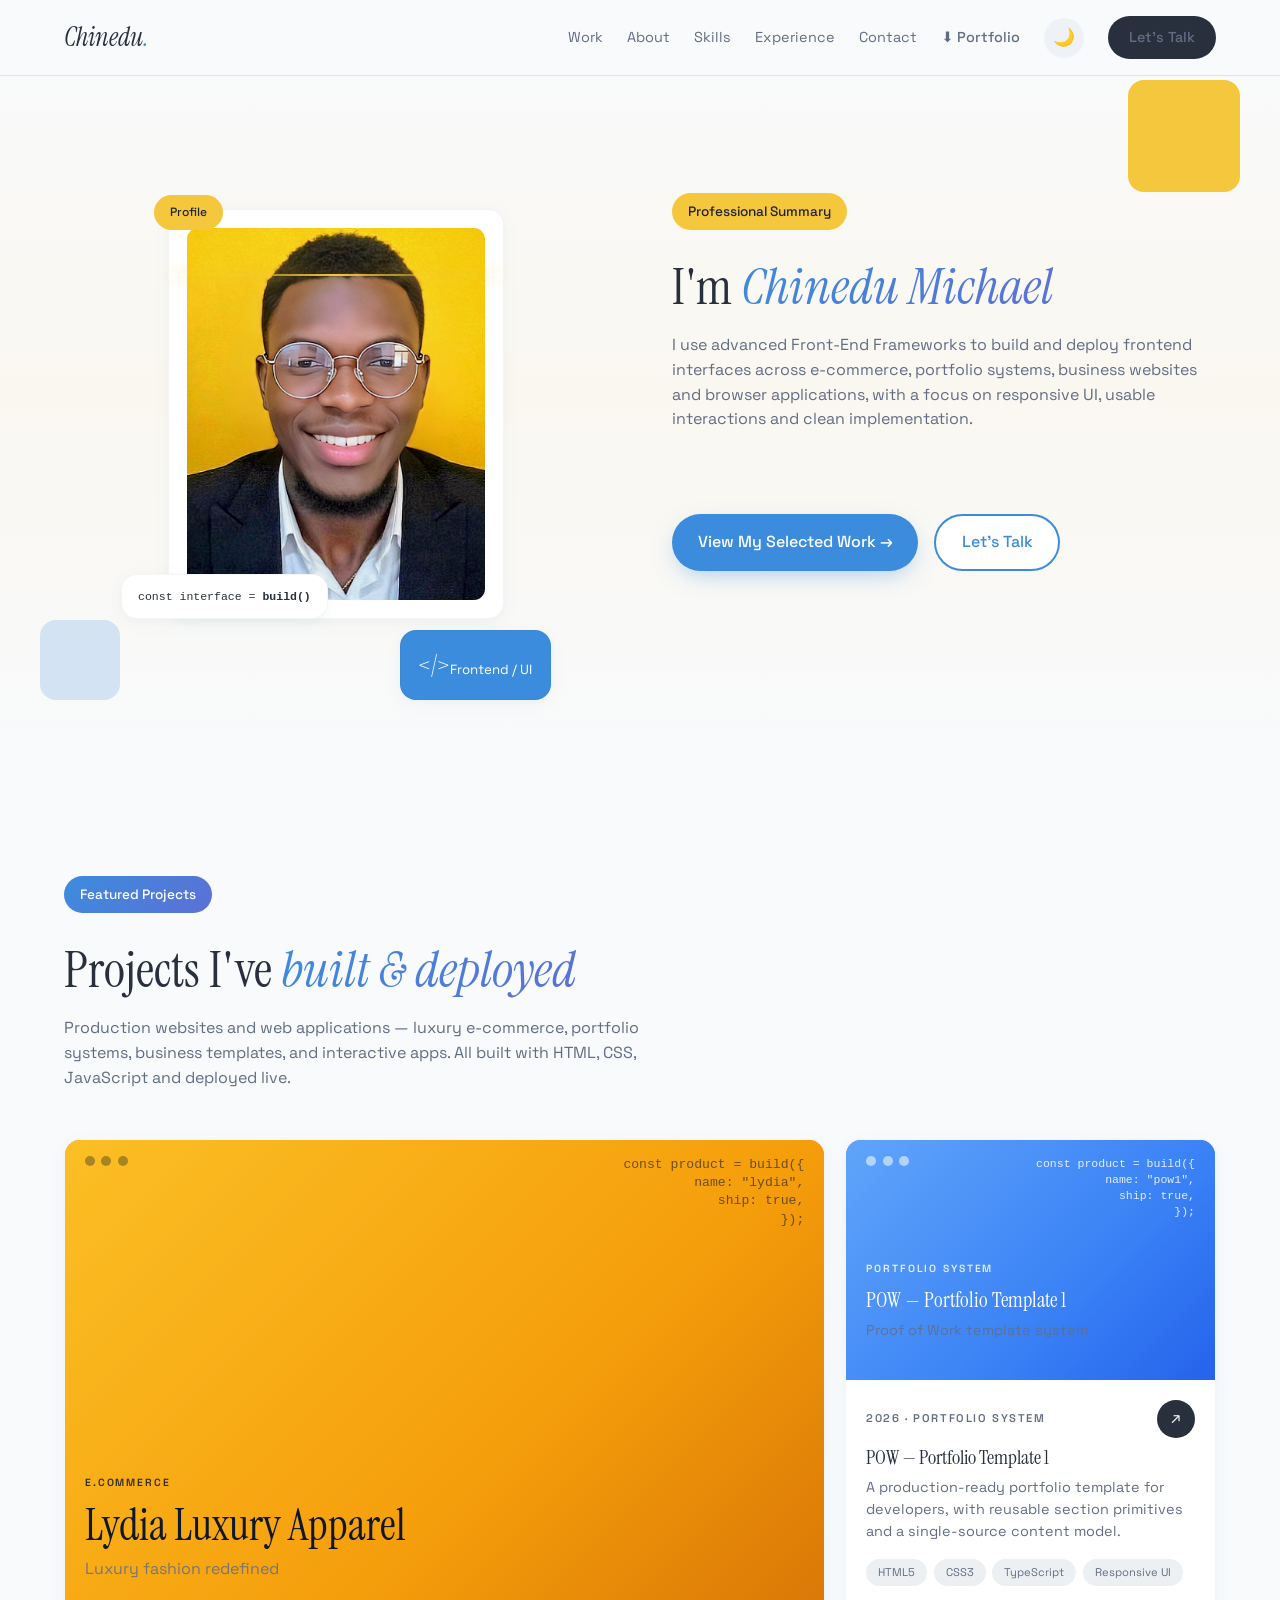
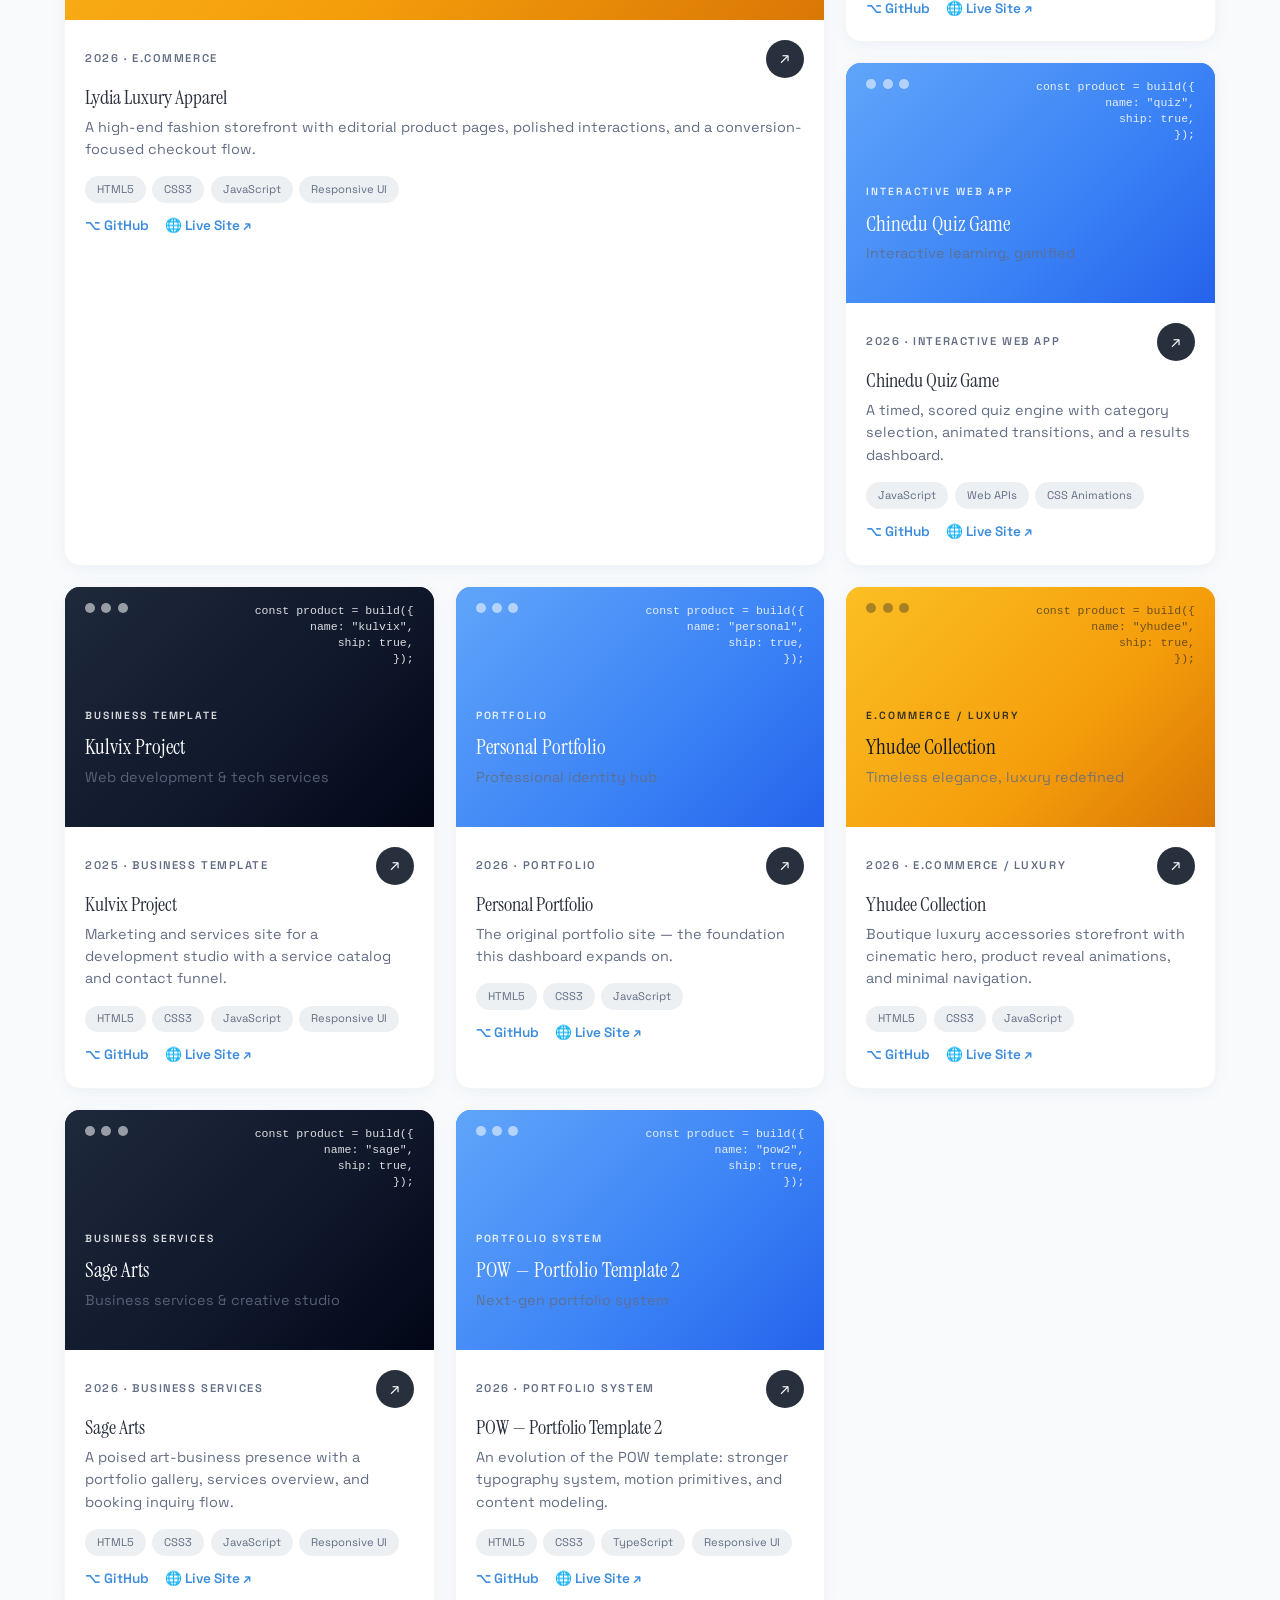
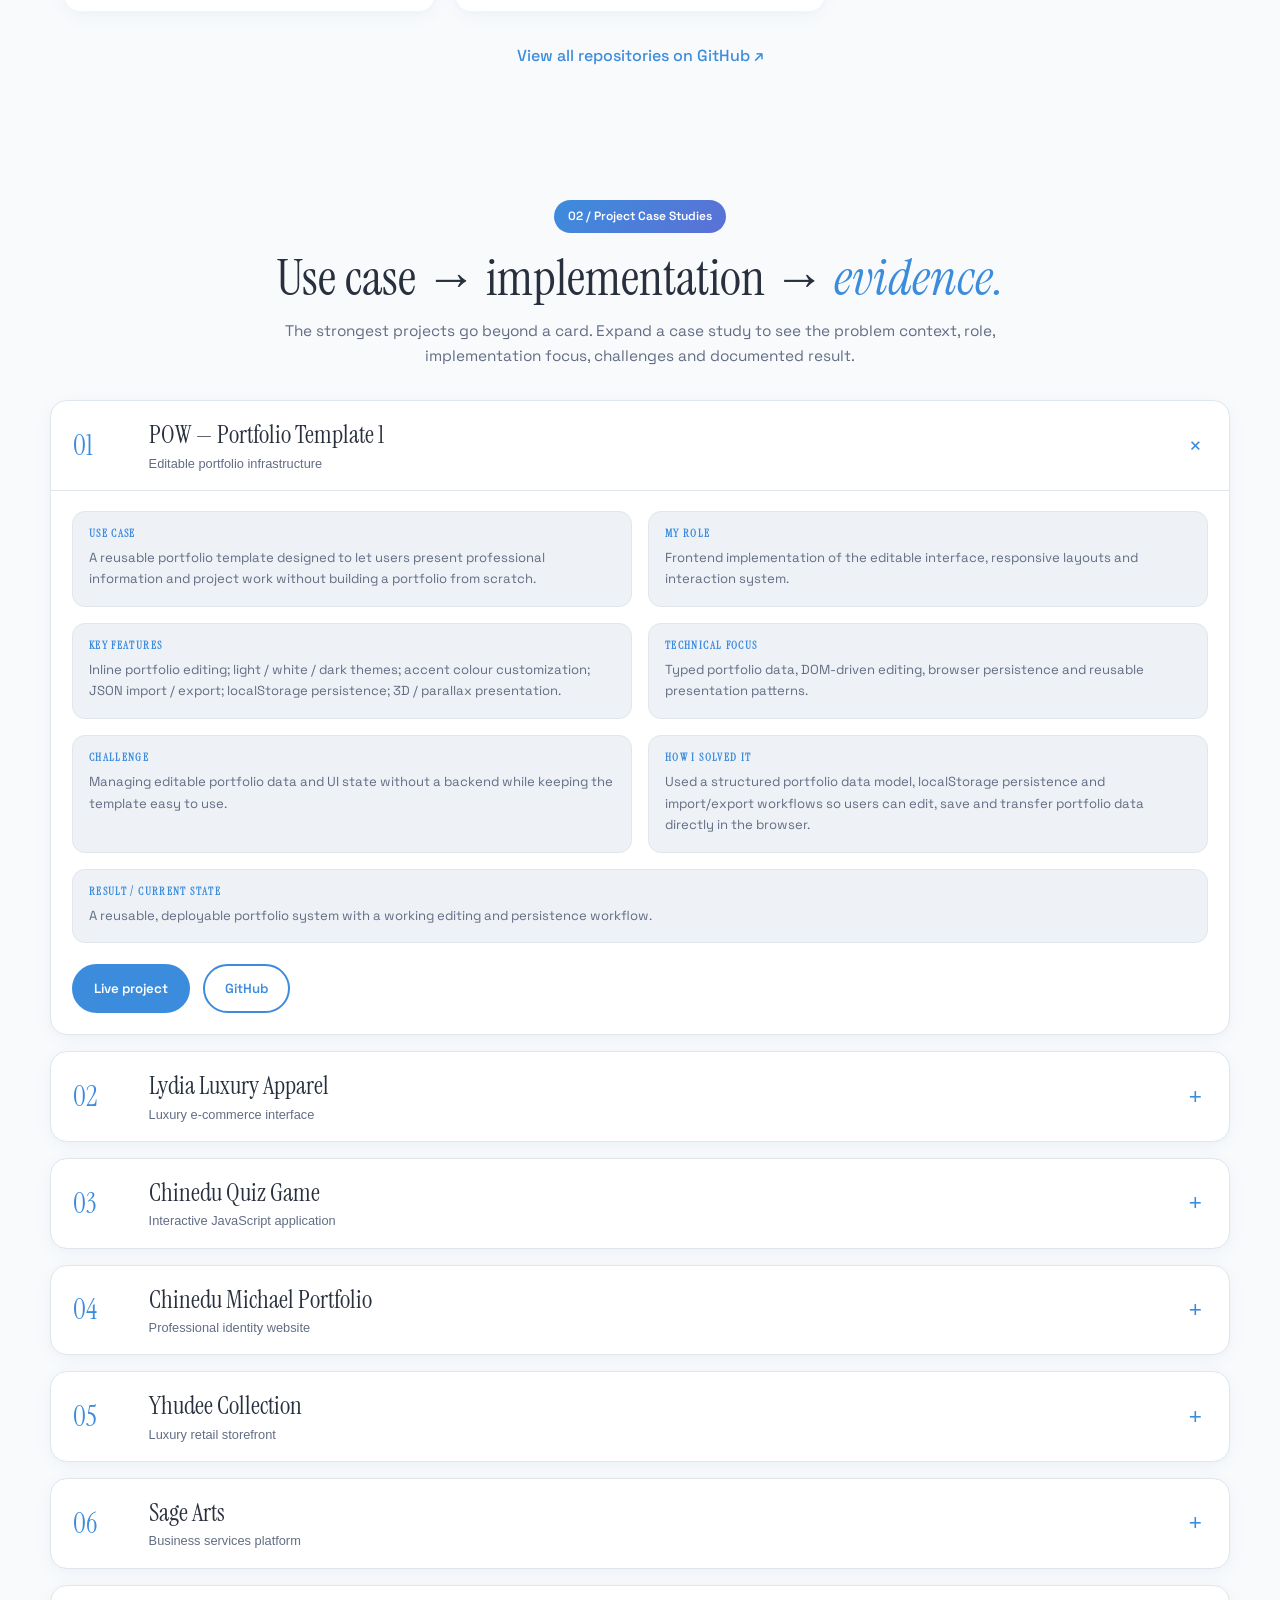
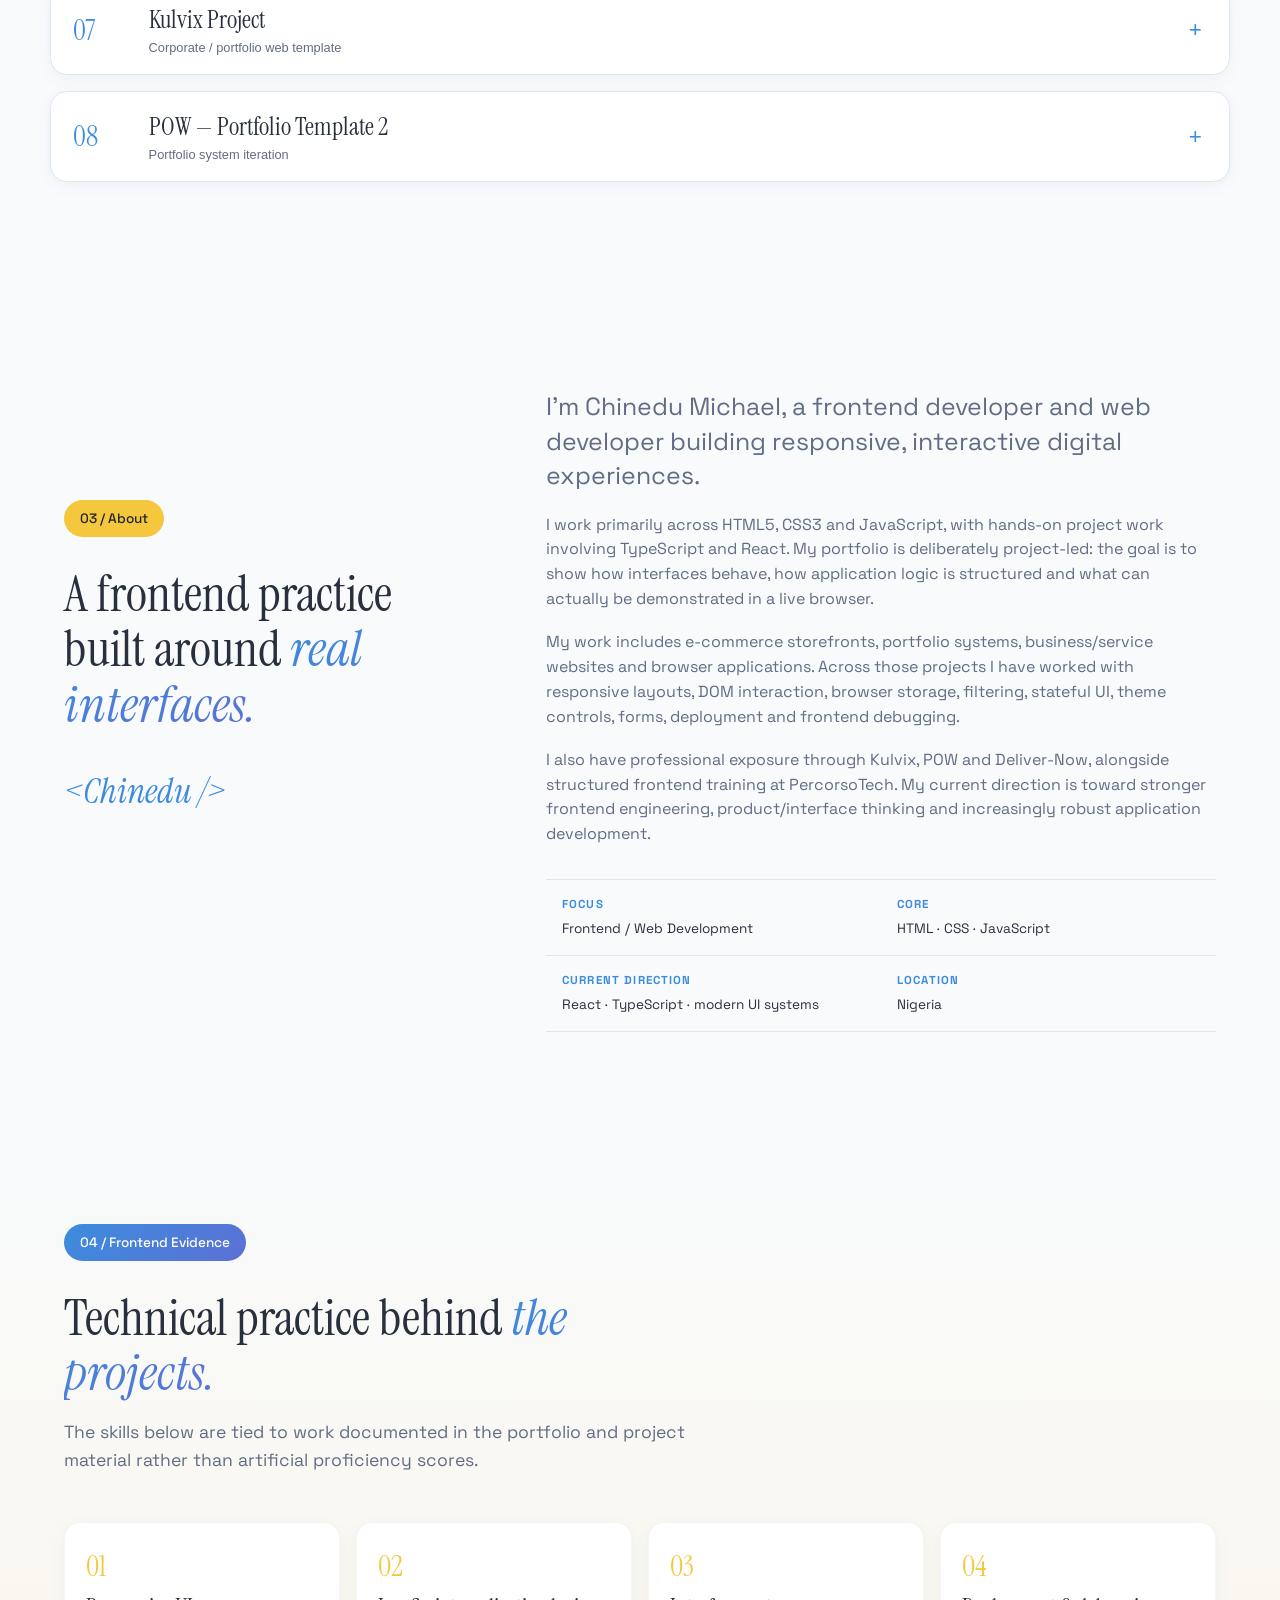
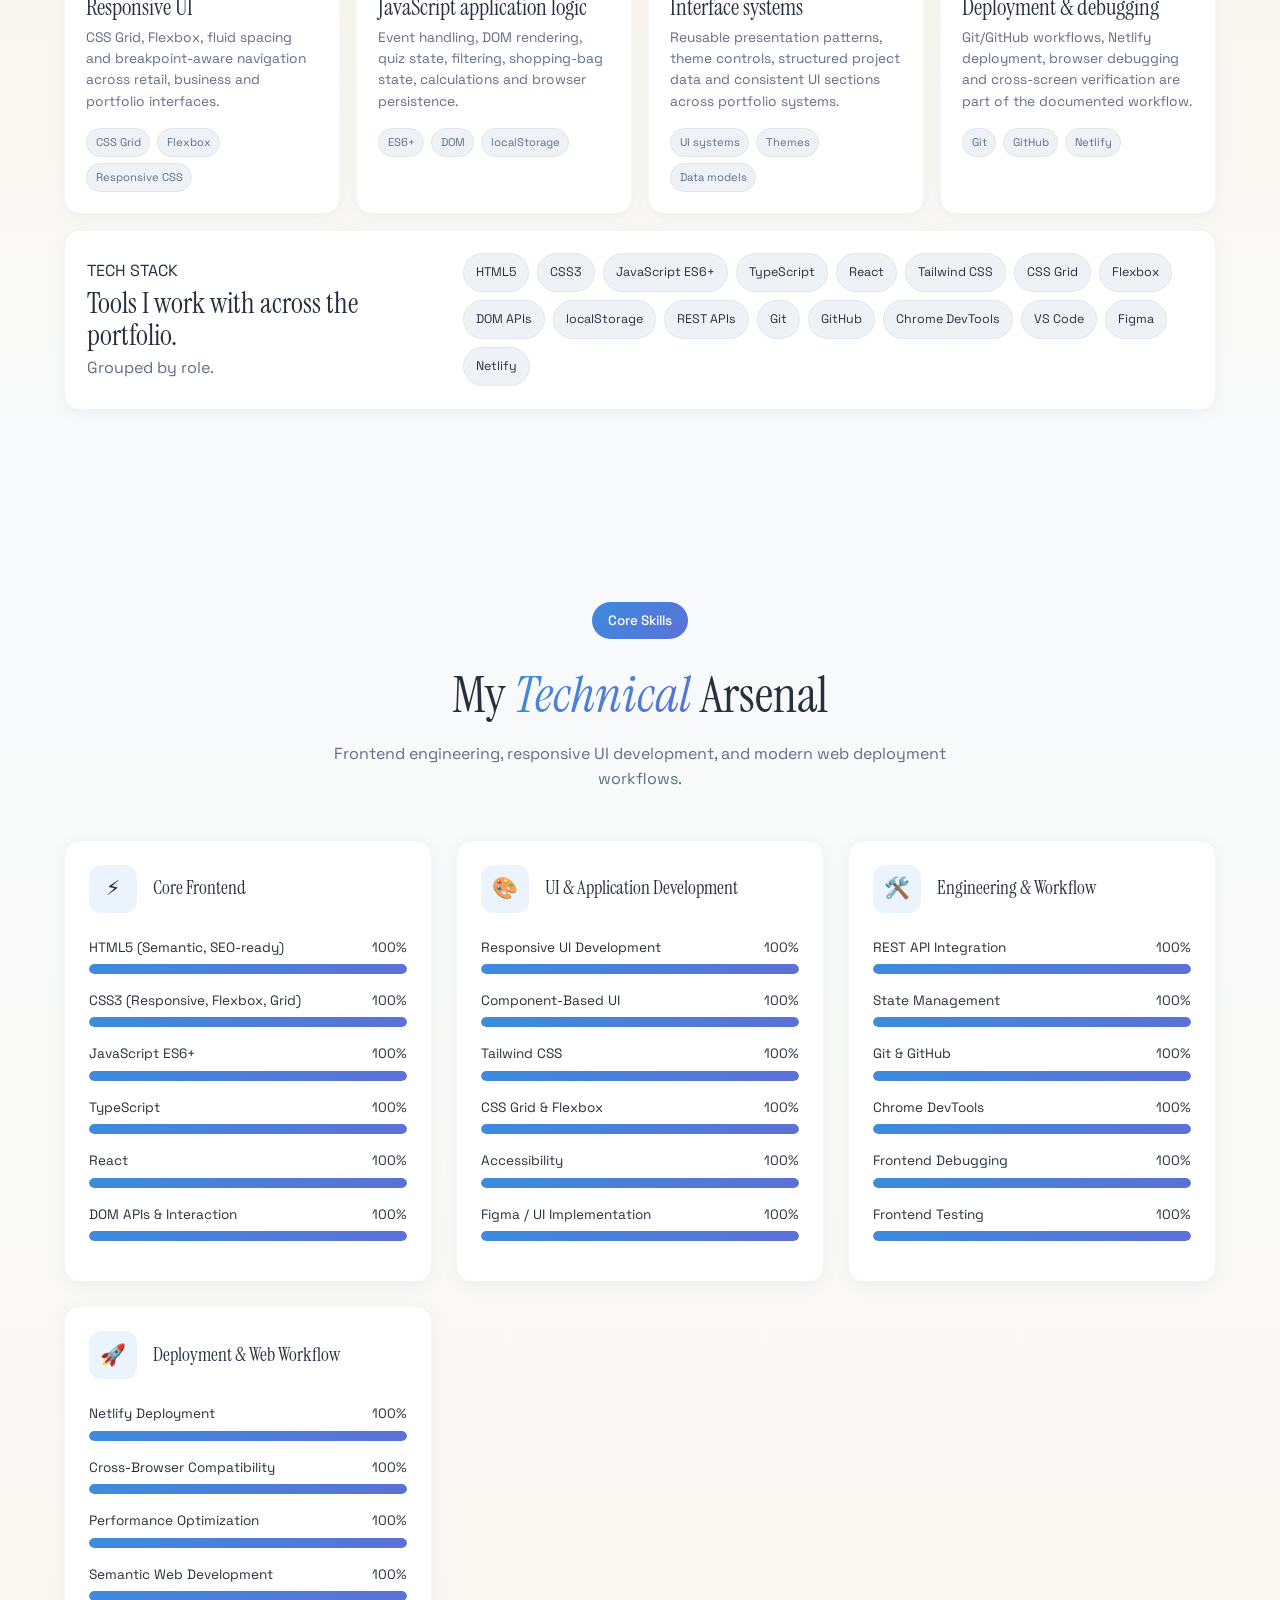
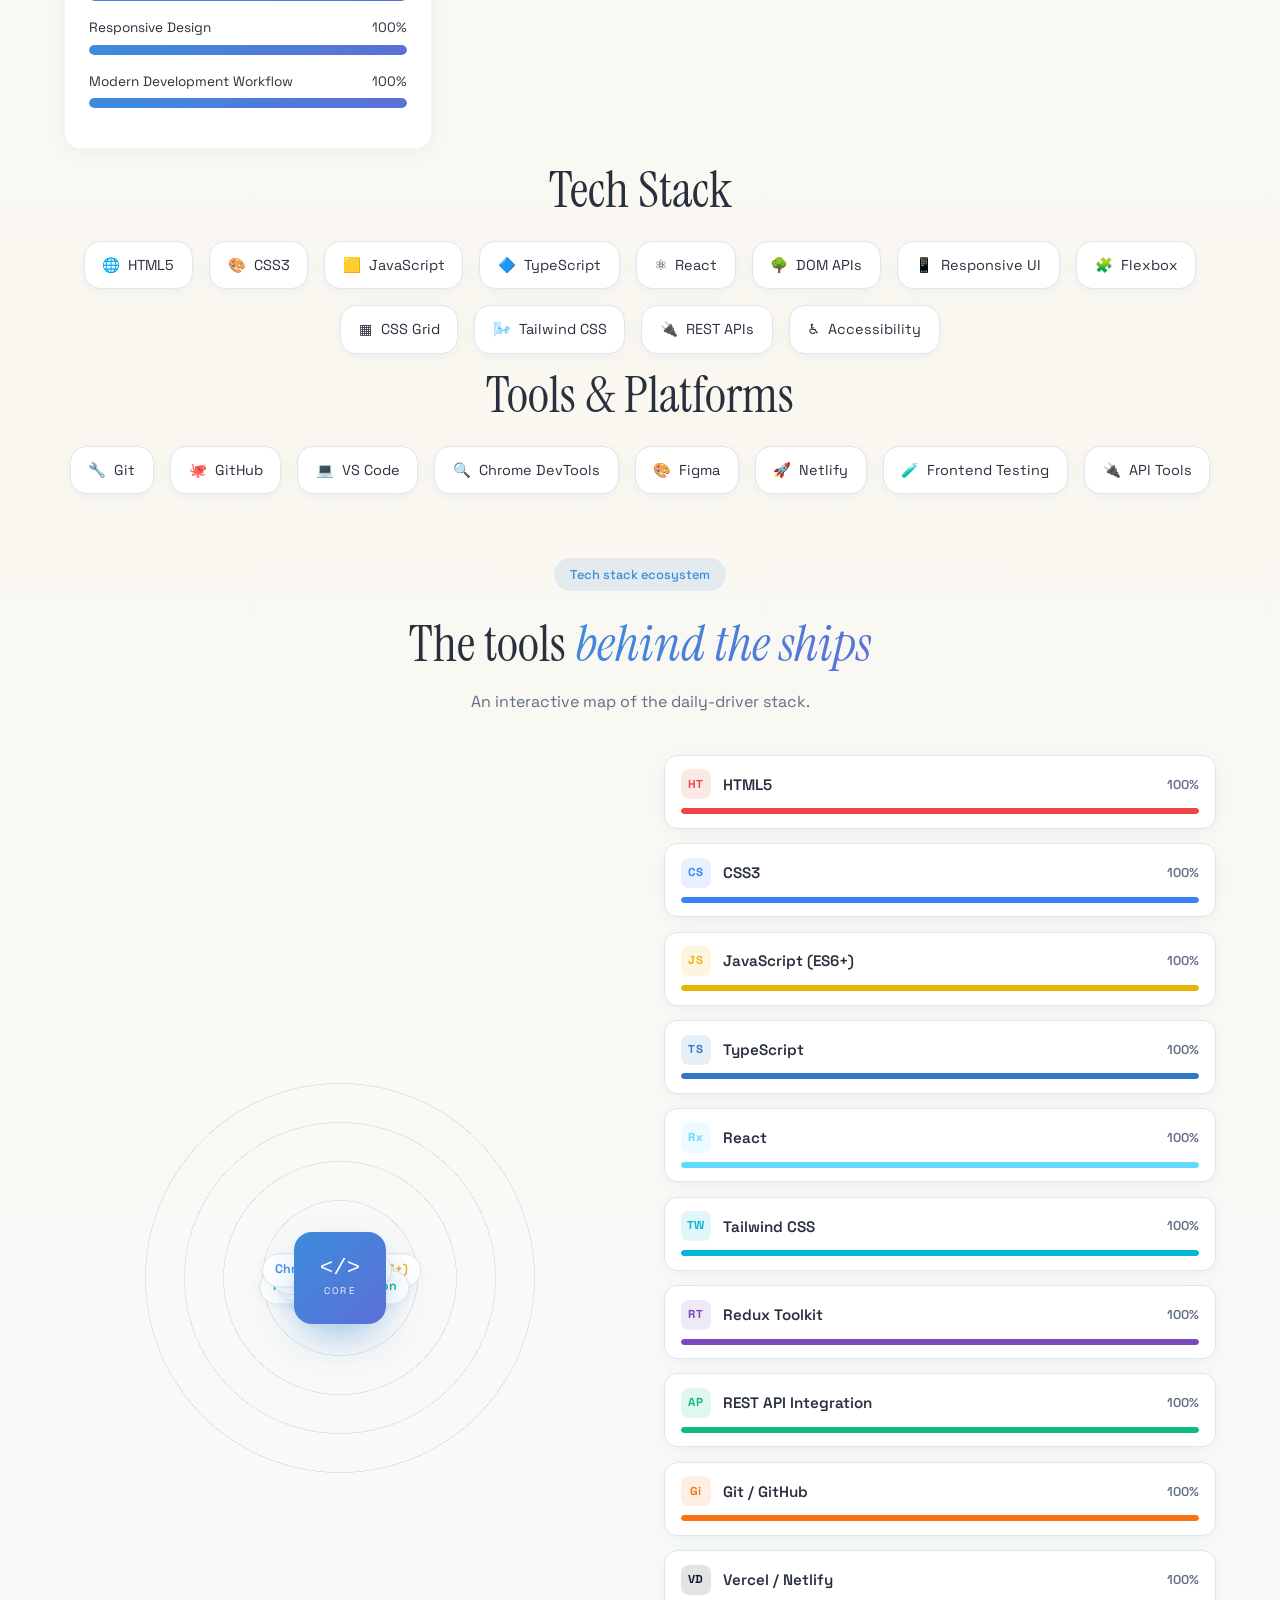
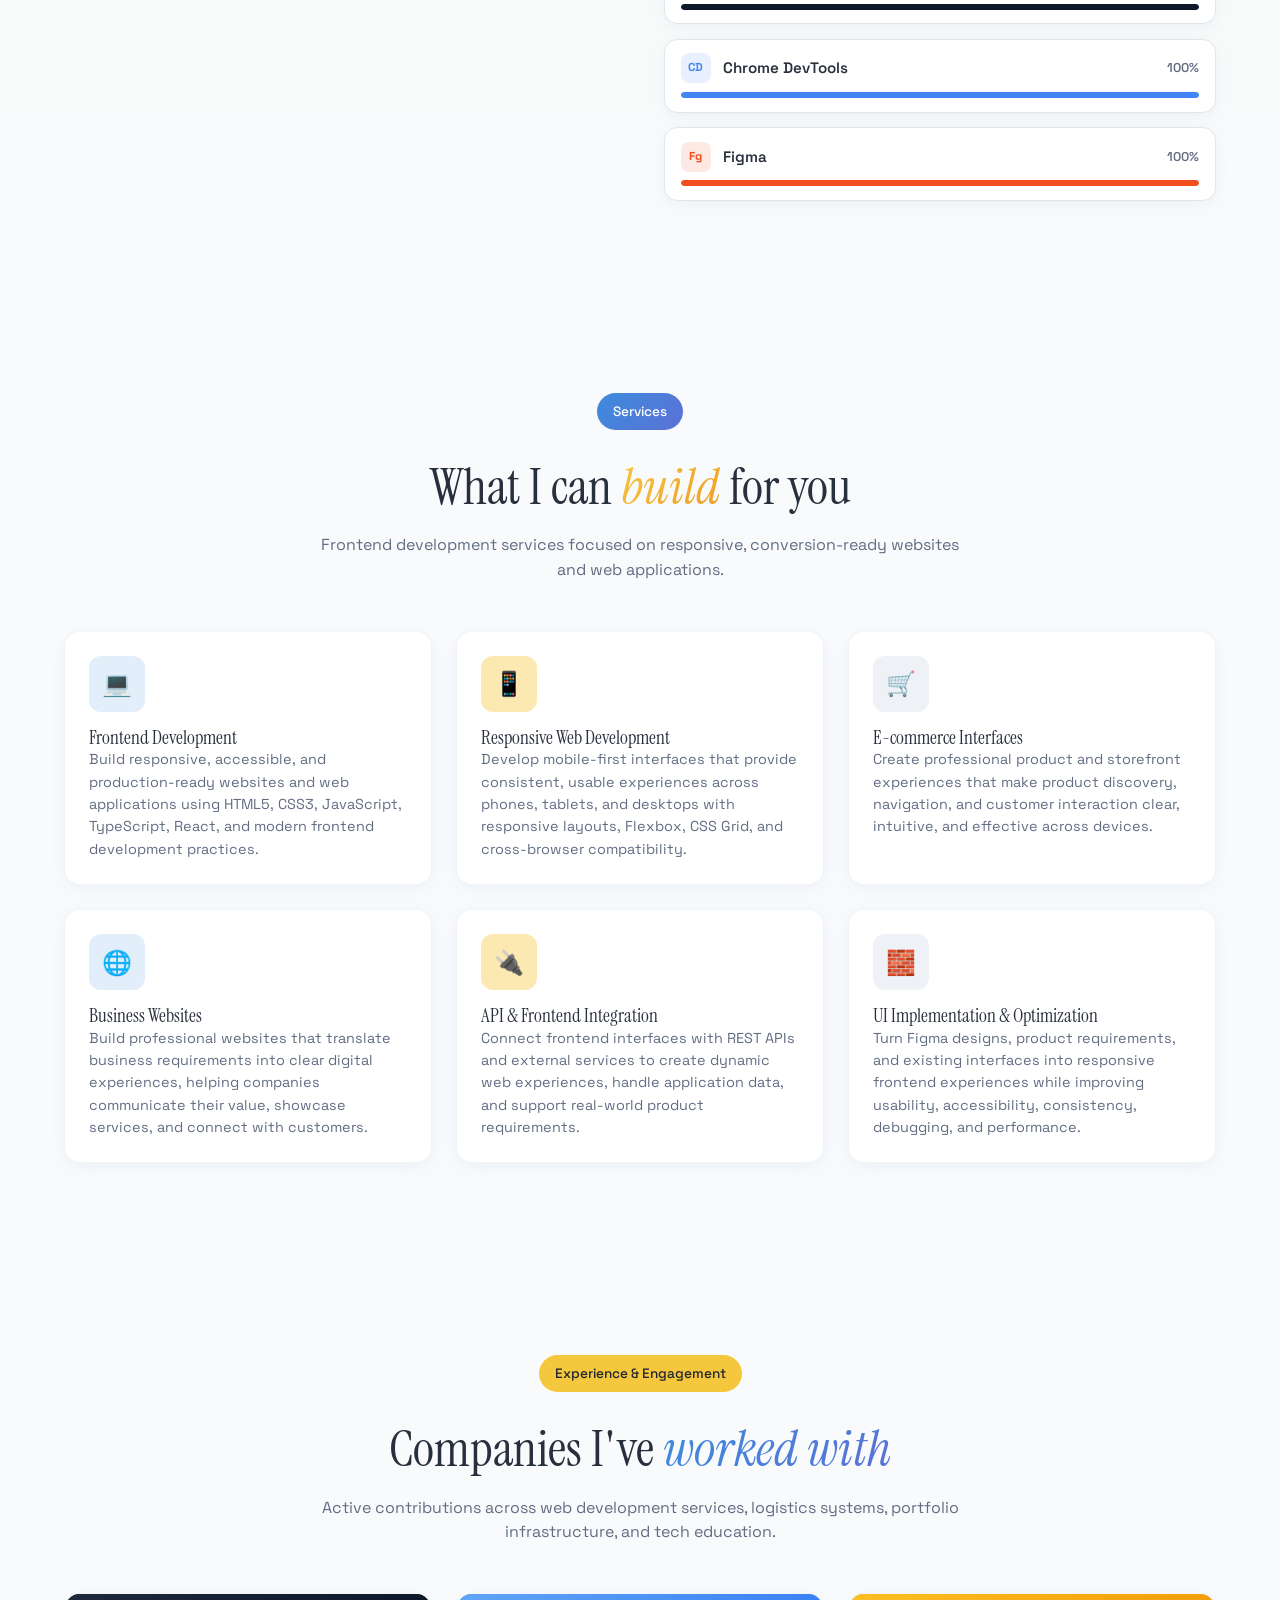
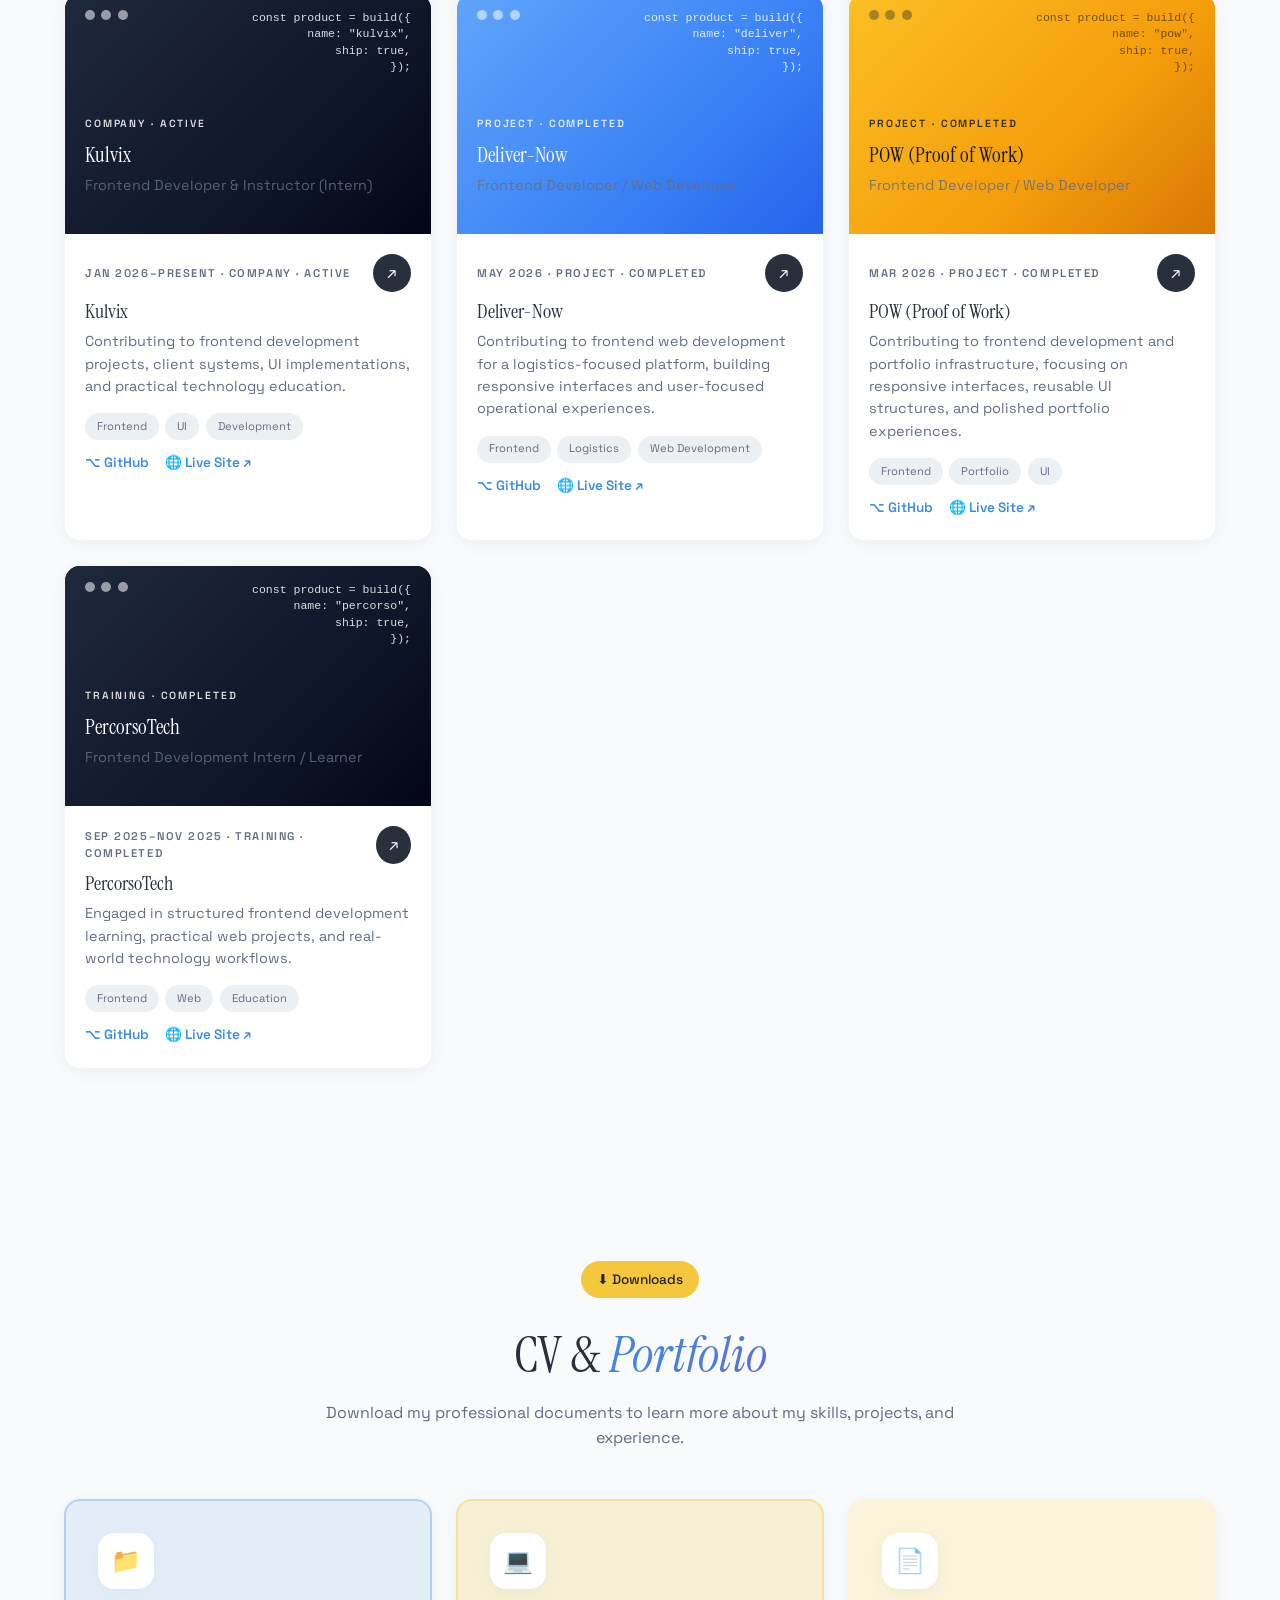
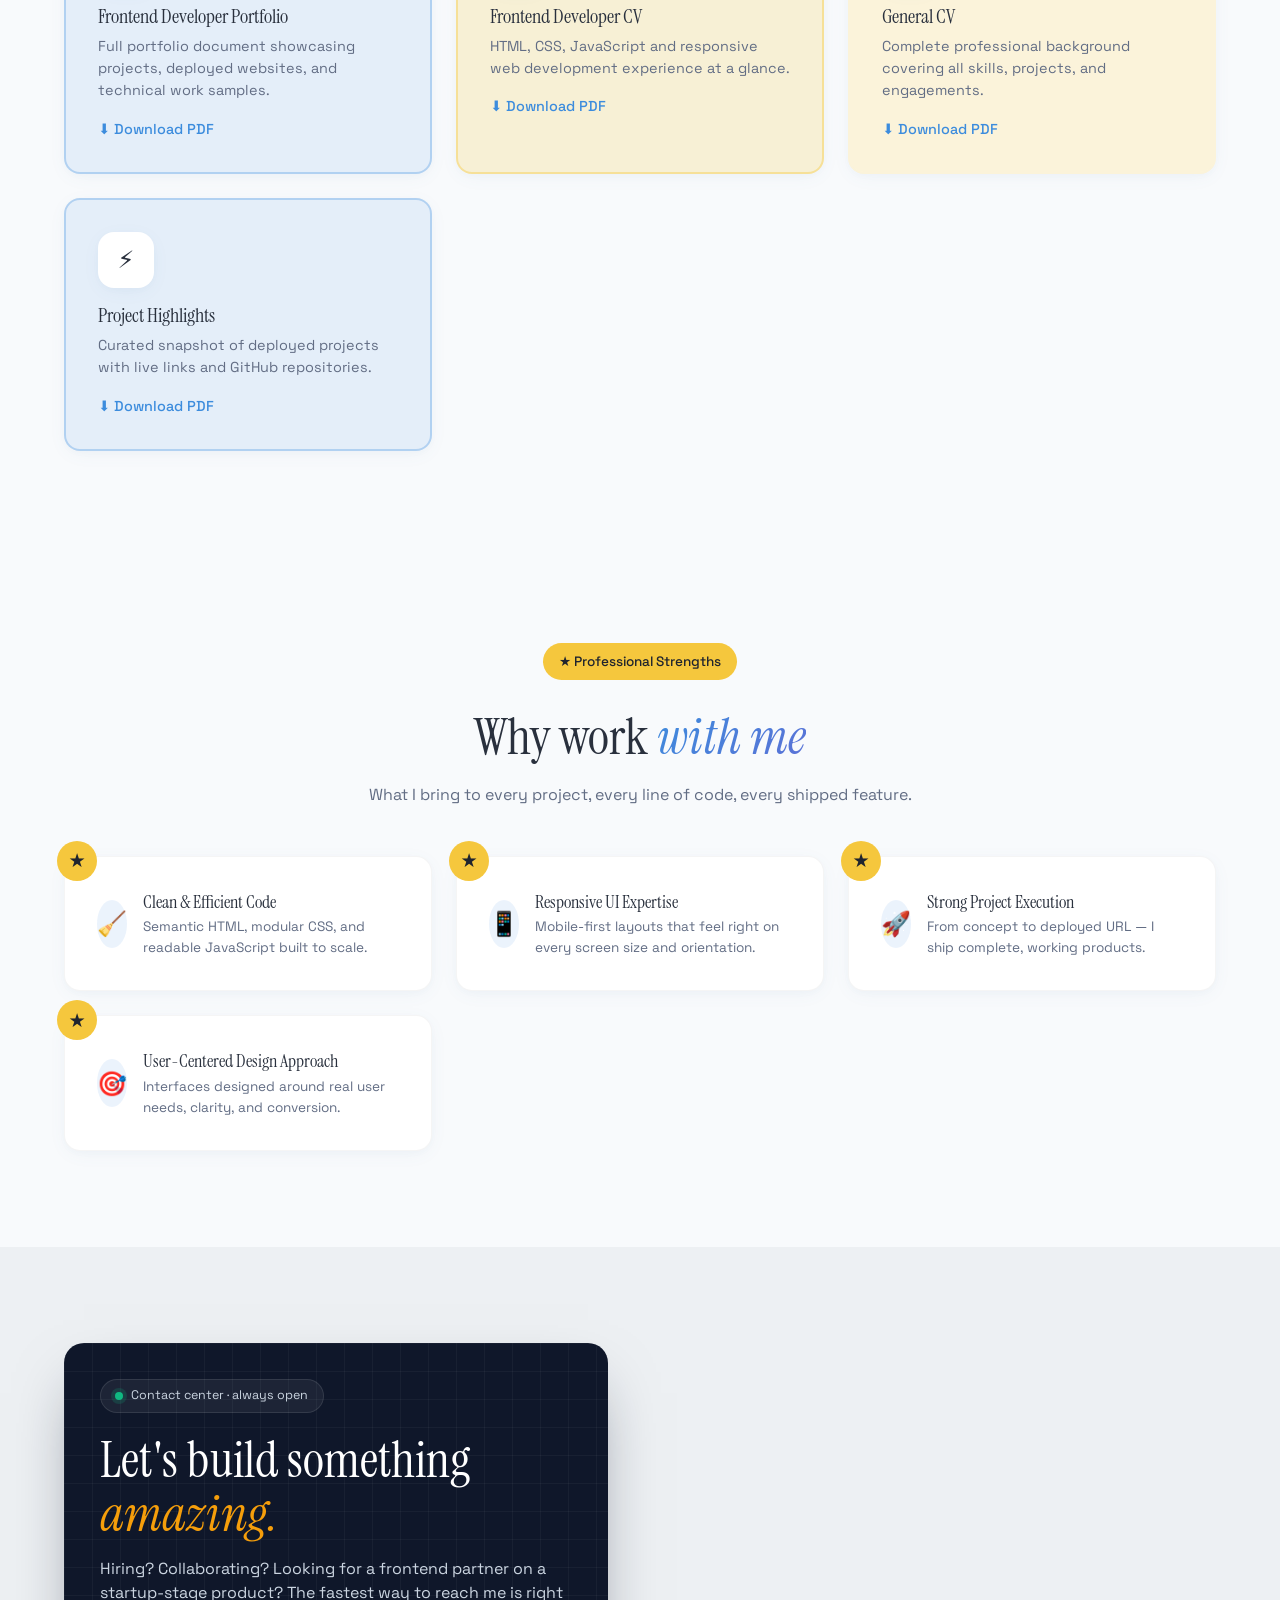
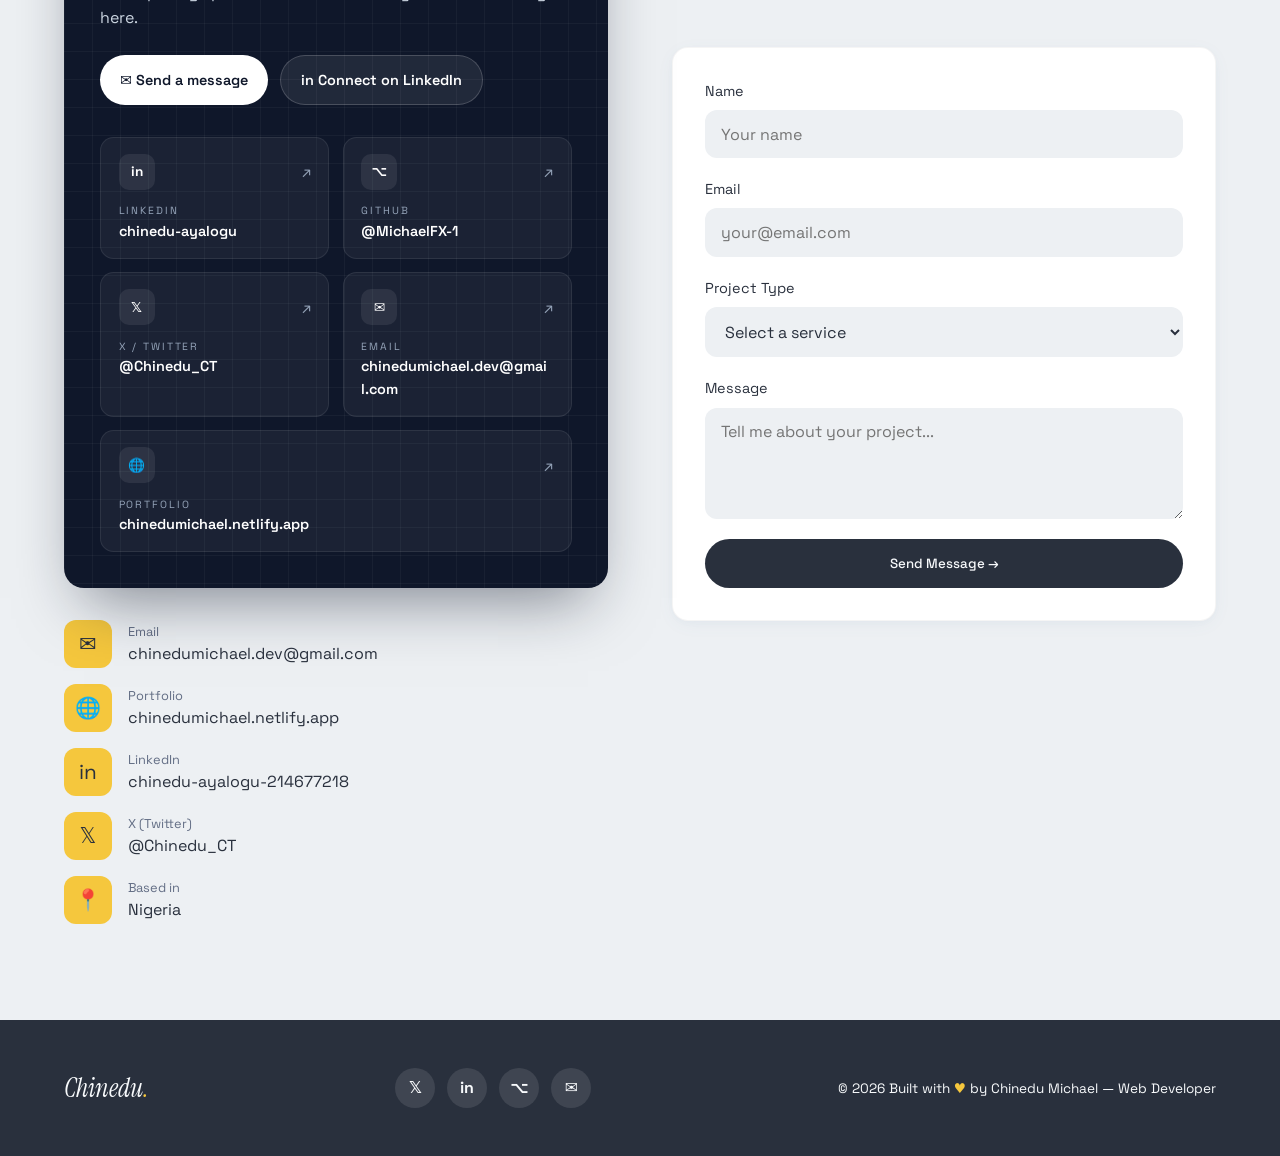
<file: index.html>
<!doctype html>
<html lang="en">
<head>
<meta charset="UTF-8" />
<meta name="viewport" content="width=device-width, initial-scale=1.0" />
<title>Chinedu Michael — Web Developer & Frontend Engineer</title>
<meta name="description" content="Chinedu Michael — Web Developer, Frontend Engineer, and UI/UX-focused builder crafting production-ready websites and interactive web applications." />
<meta name="author" content="Chinedu Michael" />
<meta property="og:title" content="Chinedu Michael — Web Developer & Frontend Engineer" />
<meta property="og:description" content="Production-ready websites, e-commerce luxury interfaces, and portfolio systems built with HTML, CSS & JavaScript." />
<meta property="og:type" content="website" />
<meta property="og:url" content="https://chinedumichael.netlify.app" />
<meta name="twitter:card" content="summary_large_image" />
<meta name="twitter:site" content="@Chinedu_CT" />
<link rel="canonical" href="https://chinedumichael.netlify.app" />
<link rel="icon" href="favicon.ico" />
<link rel="preconnect" href="https://fonts.googleapis.com">
<link rel="preconnect" href="https://fonts.gstatic.com" crossorigin>
<link href="https://fonts.googleapis.com/css2?family=Instrument+Serif:ital@0;1&family=Space+Grotesk:wght@300;400;500;600;700&display=swap" rel="stylesheet">
<link rel="stylesheet" href="styles.css"/>
<script type="application/ld+json">
{
  "@context":"https://schema.org",
  "@type":"Person",
  "name":"Chinedu Michael",
  "jobTitle":"Web Developer & Frontend Engineer",
  "url":"https://chinedumichael.netlify.app",
  "address":{"@type":"PostalAddress","addressCountry":"Nigeria"},
  "sameAs":[
    "https://www.linkedin.com/in/chinedu-ayalogu-214677218",
    "https://x.com/Chinedu_CT",
    "https://github.com/MichaelFX-1"
  ]
}
</script>
</head>
<body>
<!-- NAVBAR -->
<nav class="navbar" id="navbar">
  <div class="container nav-inner">
    <a href="#" class="logo">Chinedu<span class="dot">.</span></a>
    <div class="nav-links" id="navLinks">
      <a href="#work">Work</a>
      <a href="#about">About</a>
      <a href="#skills">Skills</a>
      <a href="#experience">Experience</a>
      <a href="#contact">Contact</a>
      <a href="/chinedu-michael-portfolio/downloads/Chinedu Michael Portfolio.pdf" download class="link-accent">⬇ Portfolio</a>
      <button class="theme-toggle" id="themeToggle" aria-label="Toggle dark mode">🌙</button>
      <a href="#contact" class="btn-dark">Let's Talk</a>
    </div>
    <button class="menu-btn" id="menuBtn" aria-label="Menu">☰</button>
  </div>
</nav>

<!-- ABOUT (hero) -->
<section id="about" class="section about gradient-bg">
  <div class="shape shape-1"></div>
  <div class="shape shape-2"></div>
  <div class="container grid-2 reveal">
   <div class="hero-visual">
  <div class="profile-stage">
    <!-- Scrolling horizontal scan line -->
    <div class="scan-line"></div>
    <div class="profile-glow"></div>
    <div class="floating-card profile-frame">
      <span class="badge badge-accent profile-badge">Profile</span>
      <img src="/chinedu-michael-portfolio/assets/profile-photo.jpg" alt="Chinedu Michael — Web Developer">
    </div>
    <div class="floating-card web3-badge"><span class="big">&lt;/&gt;</span><small>Frontend / UI</small></div>
    <div class="floating-card code-float"><span>const</span> interface = <strong>build()</strong></div>
  </div>
</div>




<div>
      <span class="badge badge-accent">Professional Summary</span>
      <h1 class="display">I'm <em class="grad">Chinedu Michael</em></h1>
      
      <p class="muted">I use advanced Front-End Frameworks to build and deploy frontend interfaces across e-commerce, portfolio systems, business websites and browser applications, with a focus on responsive UI, usable interactions and clean implementation.</p>
      <br>
    
      <br>
     
      </p>
        <div class="cta-row">
         <a href="#work" class="btn-primary">View My Selected Work →</a>
      <a href="#contact" class="btn-outline">Let's Talk</a>
     <!-- <a href="/chinedu-michael-portfolio/downloads/Chinedu Michael Portfolio.pdf" download class="btn-accent">⬇ Download Portfolio</a>
      <a href="/chinedu-michael-portfolio/downloads/Chinedu Michael C.V (1).pdf" download class="btn-accent">⬇ Download Resumé</a> -->
    </div>
       
    
                <!-- <div class="highlights">
 <a href="#work" class="hl"><span class="hl-ico">8+</span> Projects Completed</a>
        <div class="hl"><span class="hl-ico">8</span> Live Websites Deployed</div>
        <div class="hl"><span class="hl-ico">8+</span> GitHub Repositories</div>
        <div class="hl"><span class="hl-ico">4+</span> Companies I've Worked With</div>
      </div>
    </div>
  </div> -->
</section>

    <!--<section class="section hero gradient-bg">
  <div class="bg-orb orb-1"></div>
  <div class="bg-orb orb-2"></div>
  <div class="bg-orb orb-3"></div>
  <div class="floater f1"></div>
  <div class="floater f2"></div>
  <div class="floater f3"></div>
  <div class="floater f4"></div>
  <div class="container reveal">
  
 <h2 class="display xl">I Build <em class="grad">Interactive</em><br/><span class="underline-text">websites & web apps</span></h2> 
   
  
   
  </div> -->
</section>

<!-- HERO -->
<section id="work" class="section work">
  <div class="container">
    <div class="section-head reveal">
      <span class="badge badge-primary">Featured Projects</span>
      <h2 class="display">Projects I've <em class="grad">built & deployed</em></h2>
      <p class="muted">Production websites and web applications — luxury e-commerce, portfolio systems, business templates, and interactive apps. All built with HTML, CSS, JavaScript and deployed live.</p>
    </div>
    <div class="cards-grid bento-grid" id="devProjects"></div>
    <div class="center mt-2"><a class="link-accent" href="https://github.com/MichaelFX-1" target="_blank" rel="noopener">View all repositories on GitHub ↗</a></div>
  </div>
</section>

<!-- WORK -->


<!-- SKILLS -->

<!-- Project Case Studies section: insert where you want this section to appear. -->
<section id="case-studies" class="cm-case-studies">
  <div class="cm-case-container">
    <header class="cm-case-heading">
      <span class="cm-case-badge">02 / Project Case Studies</span>
      <h2>Use case → implementation → <em>evidence.</em></h2>
      <p>The strongest projects go beyond a card. Expand a case study to see the problem context, role, implementation focus, challenges and documented result.</p>
    </header>
    <div class="cm-case-list" id="cmCaseStudies"></div>
  </div>
</section>
<!-- Load project-case-studies.css and project-case-studies.js after this markup. -->















<section id="about" class="section about">
  <div class="container about-grid">
    <div class="about-sticky reveal">
      <span class="badge badge-accent">03 / About</span>
      <h2 class="display">A frontend practice built around <em class="grad">real interfaces.</em></h2>
      <div class="about-signature">&lt;Chinedu /&gt;</div>
    </div>
    <div class="about-body reveal">
      <p class="about-lead">I’m Chinedu Michael, a frontend developer and web developer building responsive, interactive digital experiences.</p>
      <p>I work primarily across HTML5, CSS3 and JavaScript, with hands-on project work involving TypeScript and React. My portfolio is deliberately project-led: the goal is to show how interfaces behave, how application logic is structured and what can actually be demonstrated in a live browser.</p>
      <p>My work includes e-commerce storefronts, portfolio systems, business/service websites and browser applications. Across those projects I have worked with responsive layouts, DOM interaction, browser storage, filtering, stateful UI, theme controls, forms, deployment and frontend debugging.</p>
      <p>I also have professional exposure through Kulvix, POW and Deliver-Now, alongside structured frontend training at PercorsoTech. My current direction is toward stronger frontend engineering, product/interface thinking and increasingly robust application development.</p>
      <div class="about-facts">
        <div><strong>Focus</strong><span>Frontend / Web Development</span></div>
        <div><strong>Core</strong><span>HTML · CSS · JavaScript</span></div>
        <div><strong>Current direction</strong><span>React · TypeScript · modern UI systems</span></div>
        <div><strong>Location</strong><span>Nigeria</span></div>
      </div>
    </div>
  </div>
</section>

<section id="evidence" class="section evidence gradient-bg">
  <div class="container">
    <div class="section-head reveal">
      <span class="badge badge-primary">04 / Frontend Evidence</span>
      <h2 class="display">Technical practice behind <em class="grad">the projects.</em></h2>
      <p class="muted lead">The skills below are tied to work documented in the portfolio and project material rather than artificial proficiency scores.</p>
    </div>
    <div class="evidence-grid">
      <article class="evidence-card floating-card reveal"><span class="evidence-no">01</span><h3>Responsive UI</h3><p>CSS Grid, Flexbox, fluid spacing and breakpoint-aware navigation across retail, business and portfolio interfaces.</p><div class="tags"><span class="tag">CSS Grid</span><span class="tag">Flexbox</span><span class="tag">Responsive CSS</span></div></article>
      <article class="evidence-card floating-card reveal"><span class="evidence-no">02</span><h3>JavaScript application logic</h3><p>Event handling, DOM rendering, quiz state, filtering, shopping-bag state, calculations and browser persistence.</p><div class="tags"><span class="tag">ES6+</span><span class="tag">DOM</span><span class="tag">localStorage</span></div></article>
      <article class="evidence-card floating-card reveal"><span class="evidence-no">03</span><h3>Interface systems</h3><p>Reusable presentation patterns, theme controls, structured project data and consistent UI sections across portfolio systems.</p><div class="tags"><span class="tag">UI systems</span><span class="tag">Themes</span><span class="tag">Data models</span></div></article>
      <article class="evidence-card floating-card reveal"><span class="evidence-no">04</span><h3>Deployment & debugging</h3><p>Git/GitHub workflows, Netlify deployment, browser debugging and cross-screen verification are part of the documented workflow.</p><div class="tags"><span class="tag">Git</span><span class="tag">GitHub</span><span class="tag">Netlify</span></div></article>
    </div>
    <div class="stack-panel floating-card reveal">
      <div class="stack-copy"><span class="eyebrow">TECH STACK</span><h3>Tools I work with across the portfolio.</h3><p class="muted">Grouped by role.</p></div>
      <div class="stack-cloud" id="stackCloud"></div>
    </div>
  </div>
</section>
<section id="skills" class="section skills gradient-bg">
  <div class="container">
    <div class="section-head center reveal">
      <span class="badge badge-primary">Core Skills</span>
      <h2 class="display">My <em class="grad">Technical</em> Arsenal</h2>
      <p class="muted">Frontend engineering, responsive UI development, and modern web deployment workflows.</p>
    </div>
    <div class="cards-grid grid-2-col" id="skillsGrid"></div>
    <h3 class="center mt-4 display">Tech Stack</h3>
    <div class="tools" id="devTools"></div>
    <h3 class="center mt-4 display">Tools & Platforms</h3>
    <div class="tools" id="platformTools"></div>

    <!-- ECOSYSTEM (NEW — complements the existing tool grids above) -->
    <div class="ecosystem reveal">
      <div class="eco-head-block">
        <span class="eco-badge">Tech stack ecosystem</span>
        <h3 class="display">The tools <em class="grad">behind the ships</em></h3>
        <p class="muted">An interactive map of the daily-driver stack.</p>
      </div>
      <div class="eco-grid">
        <div class="orbit-wrap">
          <div class="orbit-ring"></div>
          <div id="orbitRing"></div>
          <div class="orbit-core">
            <div>
              <div class="core-glyph">&lt;/&gt;</div>
              <div class="core-lbl">CORE</div>
            </div>
          </div>
        </div>
        <div class="eco-bars" id="ecoBars"></div>
      </div>
    </div>
  </div>
</section>

<!-- SERVICES -->
<section id="services" class="section services">
  <div class="container">
    <div class="section-head center reveal">
      <span class="badge badge-primary">Services</span>
      <h2 class="display">What I can <em class="grad-accent">build</em> for you</h2>
      <p class="muted">Frontend development services focused on responsive, conversion-ready websites and web applications.</p>
    </div>
    <div class="cards-grid grid-3-col" id="servicesGrid"></div>
  </div>
</section>

<!-- EXPERIENCE -->
<section id="experience" class="section work">
  <div class="container">
    <div class="section-head center reveal">
      <span class="badge badge-accent">Experience & Engagement</span>
      <h2 class="display">Companies I've <em class="grad">worked with</em></h2>
      <p class="muted">Active contributions across web development services, logistics systems, portfolio infrastructure, and tech education.</p>
    </div>
    <div class="cards-grid grid-2-col" id="experienceGrid"></div>
  </div>
</section>

<!-- DOWNLOADS -->
<section id="downloads" class="section downloads">
  <div class="container">
    <div class="section-head center reveal">
      <span class="badge badge-accent">⬇ Downloads</span>
      <h2 class="display">CV & <em class="grad">Portfolio</em></h2>
      <p class="muted">Download my professional documents to learn more about my skills, projects, and experience.</p>
    </div>
    <div class="cards-grid grid-2-col" id="downloadsGrid"></div>
  </div>
</section>

<!-- STRENGTHS -->
<section class="section testimonials">
  <div class="container">
    <div class="section-head center reveal">
      <span class="badge badge-accent">★ Professional Strengths</span>
      <h2 class="display">Why work <em class="grad">with me</em></h2>
      <p class="muted">What I bring to every project, every line of code, every shipped feature.</p>
    </div>
    <div class="cards-grid grid-2-col" id="strengthsGrid"></div>
  </div>
</section>

<!-- CONTACT -->
<section id="contact" class="section contact">
  <div class="container grid-2">
    <div class="reveal">
      <!-- NEW contact card (replaces ONLY the "Let's build something" header box) -->
      <div class="contact-card">
        <span class="cc-status">Contact center · always open</span>
        <h2 class="cc-title">Let's build something <em>amazing.</em></h2>
        <p class="cc-lead">Hiring? Collaborating? Looking for a frontend partner on a startup-stage product? The fastest way to reach me is right here.</p>
        <div class="cc-actions">
          <a href="mailto:chinedumichael.dev@gmail.com" class="cc-btn-primary">✉ Send a message</a>
          <a href="https://www.linkedin.com/in/chinedu-ayalogu-214677218" target="_blank" rel="noopener" class="cc-btn-ghost">in  Connect on LinkedIn</a>
        </div>
        <div class="cc-grid">
          <a href="https://www.linkedin.com/in/chinedu-ayalogu-214677218" target="_blank" rel="noopener" class="cc-tile">
            <div class="cc-tile-top"><div class="cc-tile-ico">in</div><span class="cc-tile-arrow">↗</span></div>
            <div><div class="cc-tile-lbl">LinkedIn</div><div class="cc-tile-val">chinedu-ayalogu</div></div>
          </a>
          <a href="https://github.com/MichaelFX-1" target="_blank" rel="noopener" class="cc-tile">
            <div class="cc-tile-top"><div class="cc-tile-ico">⌥</div><span class="cc-tile-arrow">↗</span></div>
            <div><div class="cc-tile-lbl">GitHub</div><div class="cc-tile-val">@MichaelFX-1</div></div>
          </a>
          <a href="https://x.com/Chinedu_CT" target="_blank" rel="noopener" class="cc-tile">
            <div class="cc-tile-top"><div class="cc-tile-ico">𝕏</div><span class="cc-tile-arrow">↗</span></div>
            <div><div class="cc-tile-lbl">X / Twitter</div><div class="cc-tile-val">@Chinedu_CT</div></div>
          </a>
          <a href="mailto:chinedumichael.dev@gmail.com" class="cc-tile">
            <div class="cc-tile-top"><div class="cc-tile-ico">✉</div><span class="cc-tile-arrow">↗</span></div>
            <div><div class="cc-tile-lbl">Email</div><div class="cc-tile-val">chinedumichael.dev@gmail.com</div></div>
          </a>
          <a href="https://chinedumichael.netlify.app" target="_blank" rel="noopener" class="cc-tile cc-tile--wide">
            <div class="cc-tile-top"><div class="cc-tile-ico">🌐</div><span class="cc-tile-arrow">↗</span></div>
            <div><div class="cc-tile-lbl">Portfolio</div><div class="cc-tile-val">chinedumichael.netlify.app</div></div>
          </a>
        </div>
      </div>

      <!-- Existing contact list preserved -->
      <div class="contact-list">
        <a href="mailto:chinedumichael.dev@gmail.com" class="contact-item"><span class="ci-ico">✉️</span><div><small>Email</small><span>chinedumichael.dev@gmail.com</span></div></a>
        <a href="https://chinedumichael.netlify.app" target="_blank" rel="noopener" class="contact-item"><span class="ci-ico">🌐</span><div><small>Portfolio</small><span>chinedumichael.netlify.app</span></div></a>
        <a href="https://www.linkedin.com/in/chinedu-ayalogu-214677218" target="_blank" rel="noopener" class="contact-item"><span class="ci-ico">in</span><div><small>LinkedIn</small><span>chinedu-ayalogu-214677218</span></div></a>
        <a href="https://x.com/Chinedu_CT" target="_blank" rel="noopener" class="contact-item"><span class="ci-ico">𝕏</span><div><small>X (Twitter)</small><span>@Chinedu_CT</span></div></a>
        <div class="contact-item"><span class="ci-ico">📍</span><div><small>Based in</small><span>Nigeria</span></div></div>
      </div>
    </div>
    <form class="floating-card contact-form reveal" id="contactForm">
      <label>Name<input type="text" name="name" required placeholder="Your name"/></label>
      <label>Email<input type="email" name="email" required placeholder="your@email.com"/></label>
      <label>Project Type
        <select name="project" required>
          <option value="">Select a service</option>
          <option>Frontend Development</option>
          <option>Responsive Web Design</option>
          <option>Landing Page Engineering</option>
          <option>E-commerce Interface</option>
          <option>Portfolio System</option>
          <option>Static Site Deployment</option>
        </select>
      </label>
      <label>Message<textarea name="message" rows="4" required placeholder="Tell me about your project..."></textarea></label>
      <button type="submit" class="btn-dark full">Send Message →</button>
    </form>
  </div>
</section>

<!-- FOOTER -->
<footer class="footer">
  <div class="container footer-inner">
    <a href="#" class="logo light">Chinedu<span class="dot-accent">.</span></a>
    <div class="socials">
      <a href="https://x.com/Chinedu_CT" target="_blank" rel="noopener" aria-label="X">𝕏</a>
      <a href="https://www.linkedin.com/in/chinedu-ayalogu-214677218" target="_blank" rel="noopener" aria-label="LinkedIn">in</a>
      <a href="https://github.com/MichaelFX-1" target="_blank" rel="noopener" aria-label="GitHub">⌥</a>
      <a href="mailto:chinedumichael.dev@gmail.com" aria-label="Email">✉</a>
    </div>
    <p class="small">© 2026 Built with <span class="heart">♥</span> by Chinedu Michael — Web Developer</p>
  </div>
</footer>

<script src="script.js"></script>
</body>
</html>
</file>
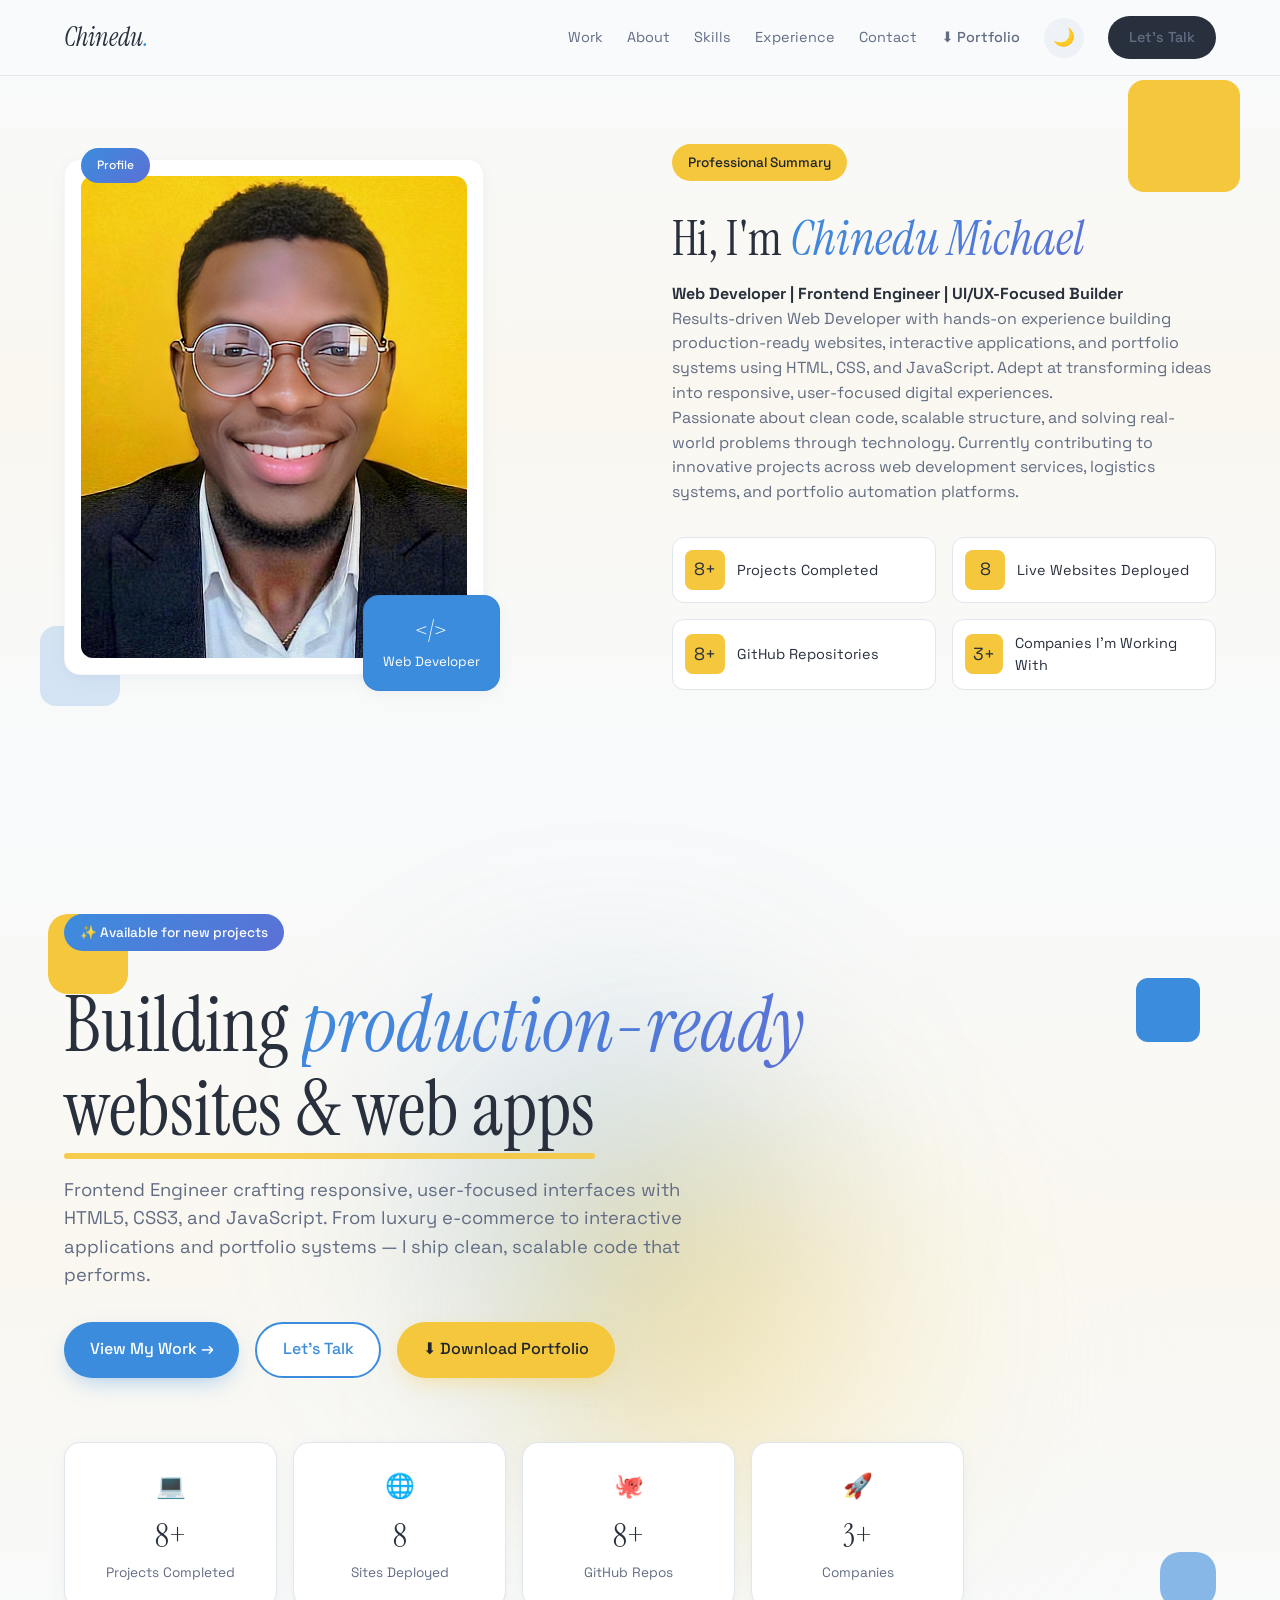
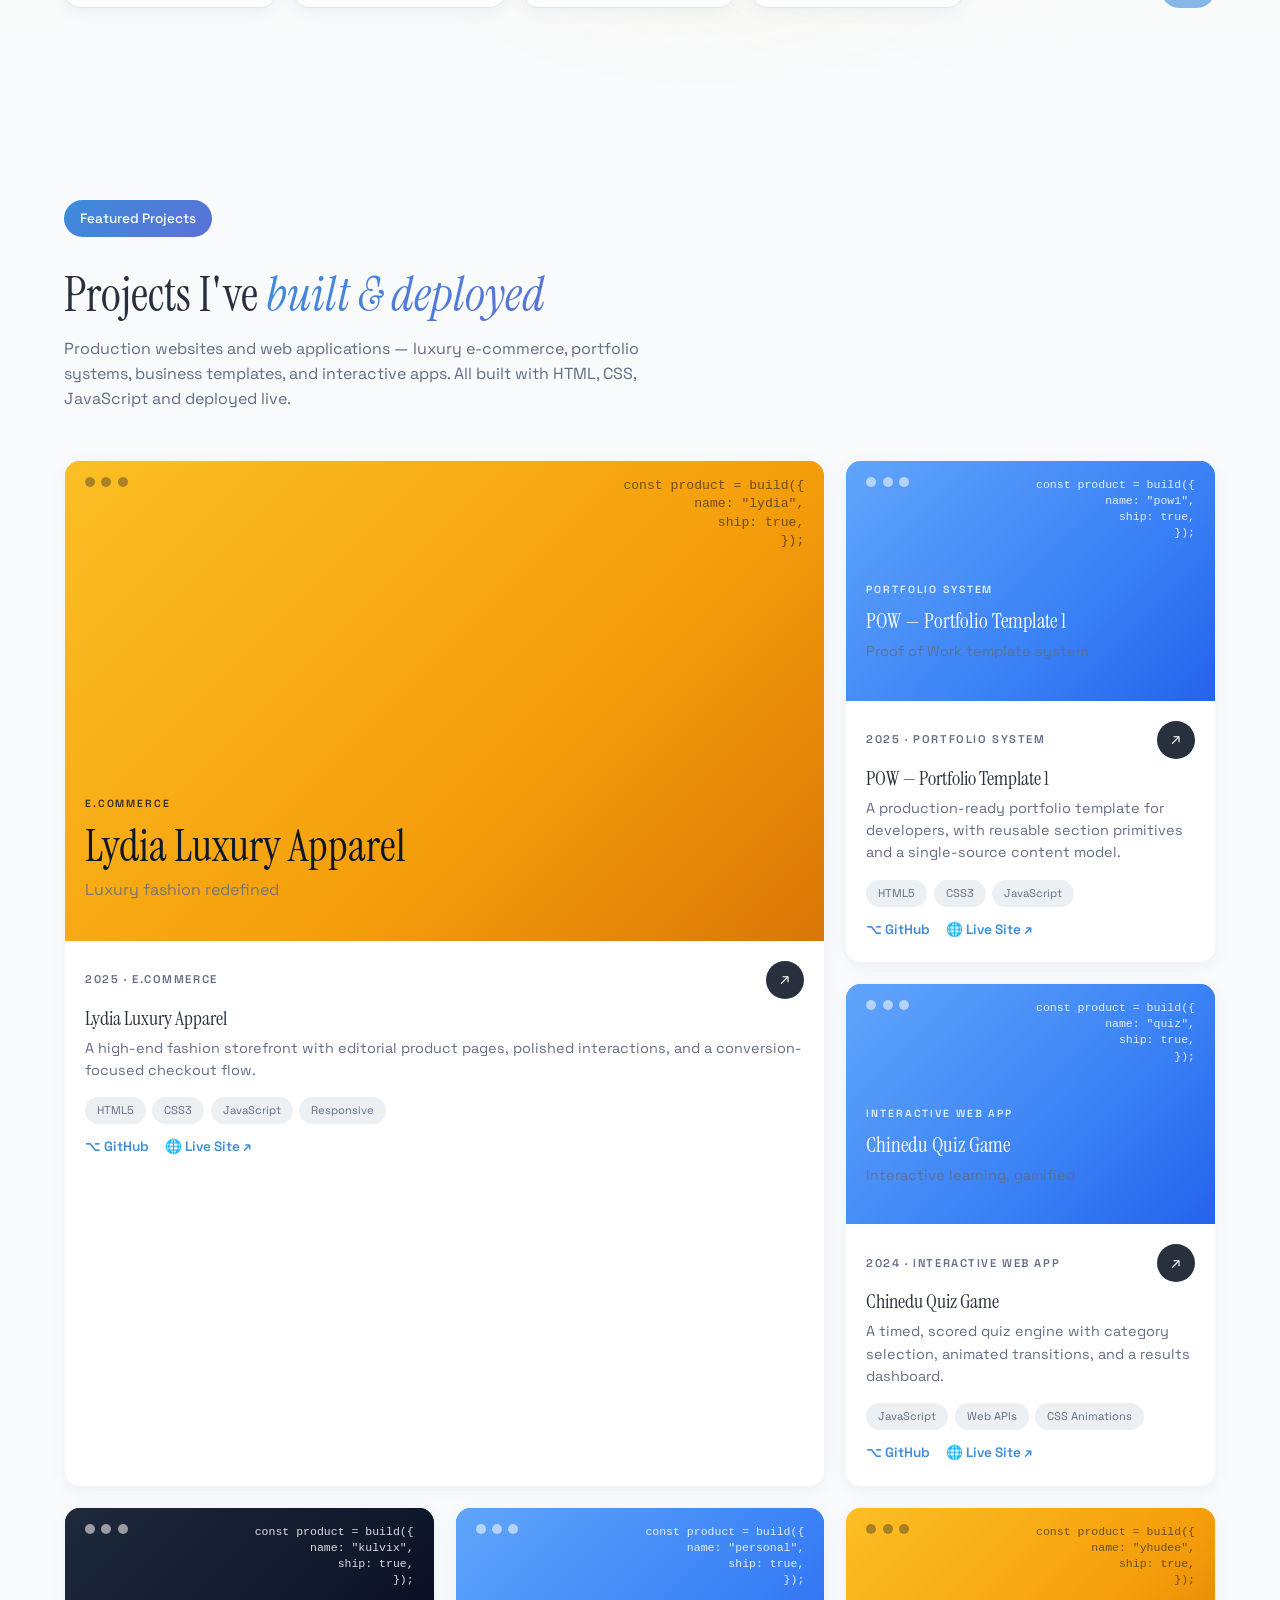
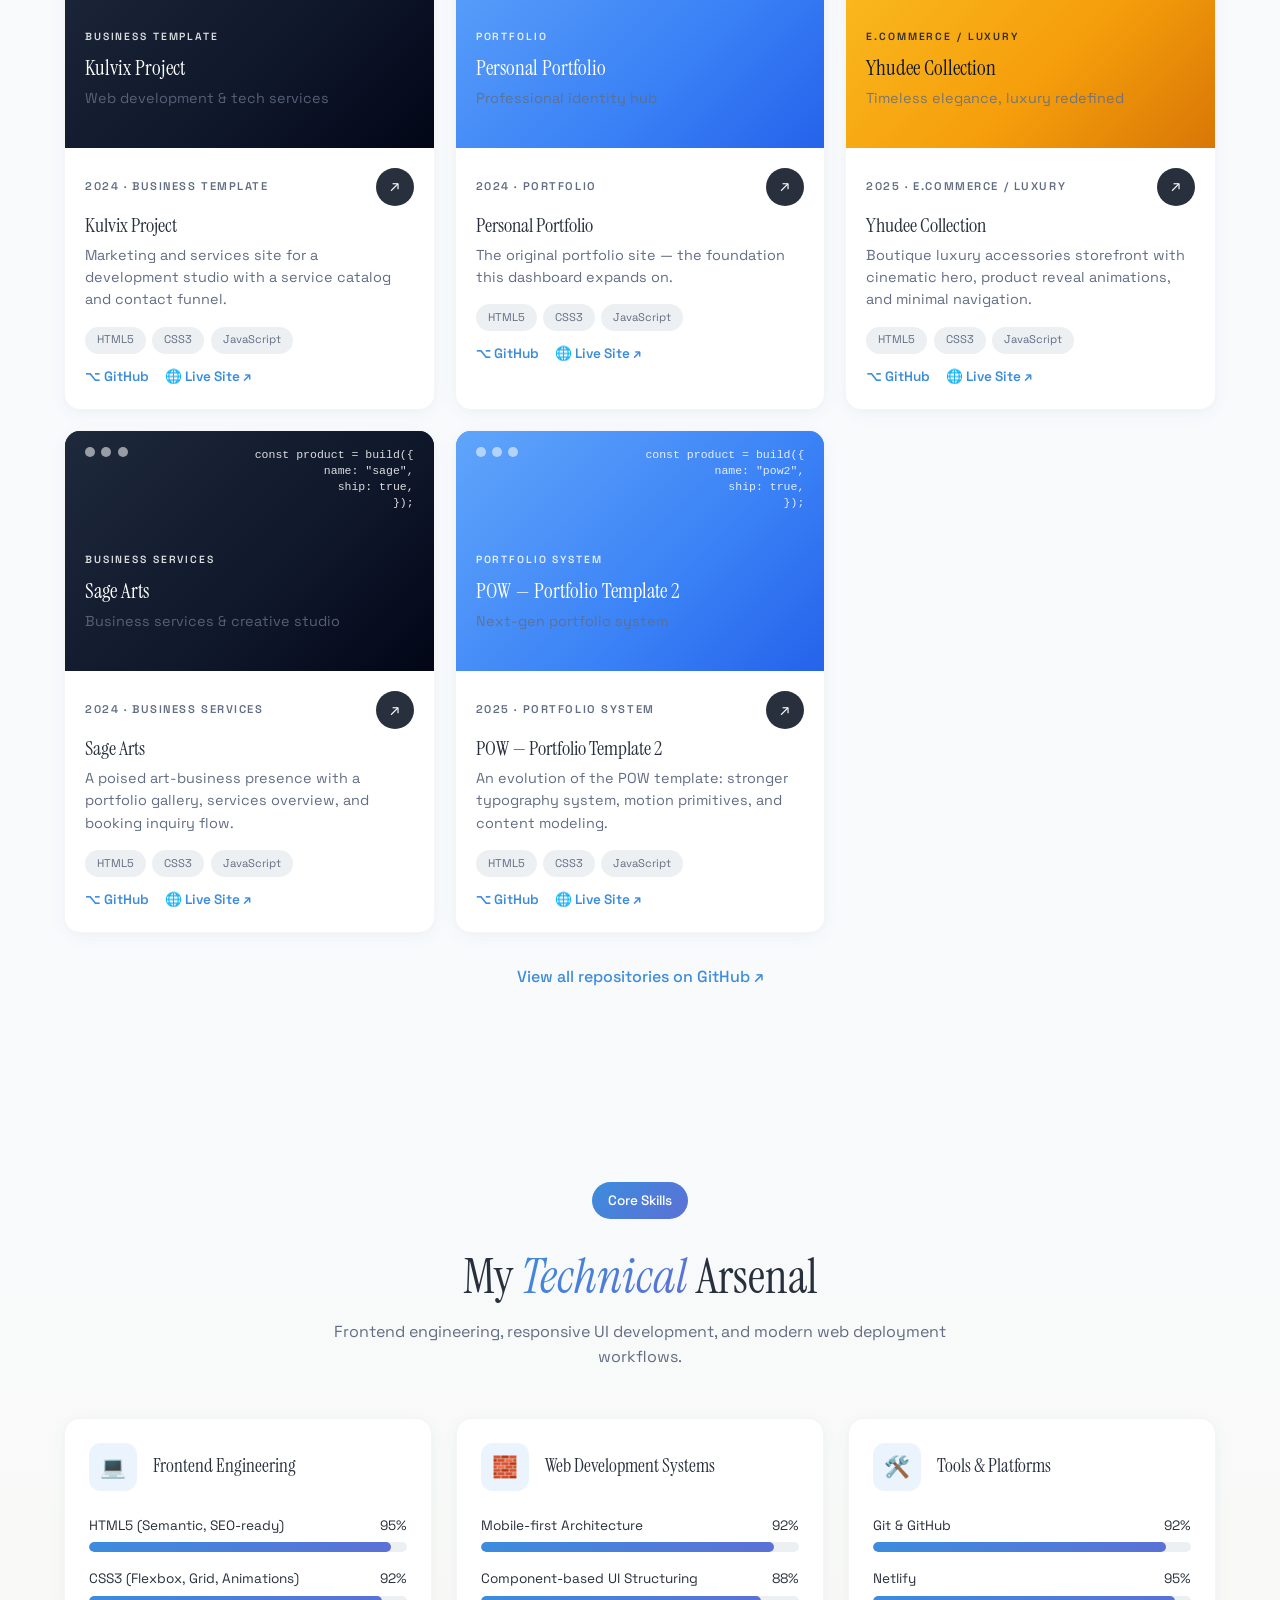
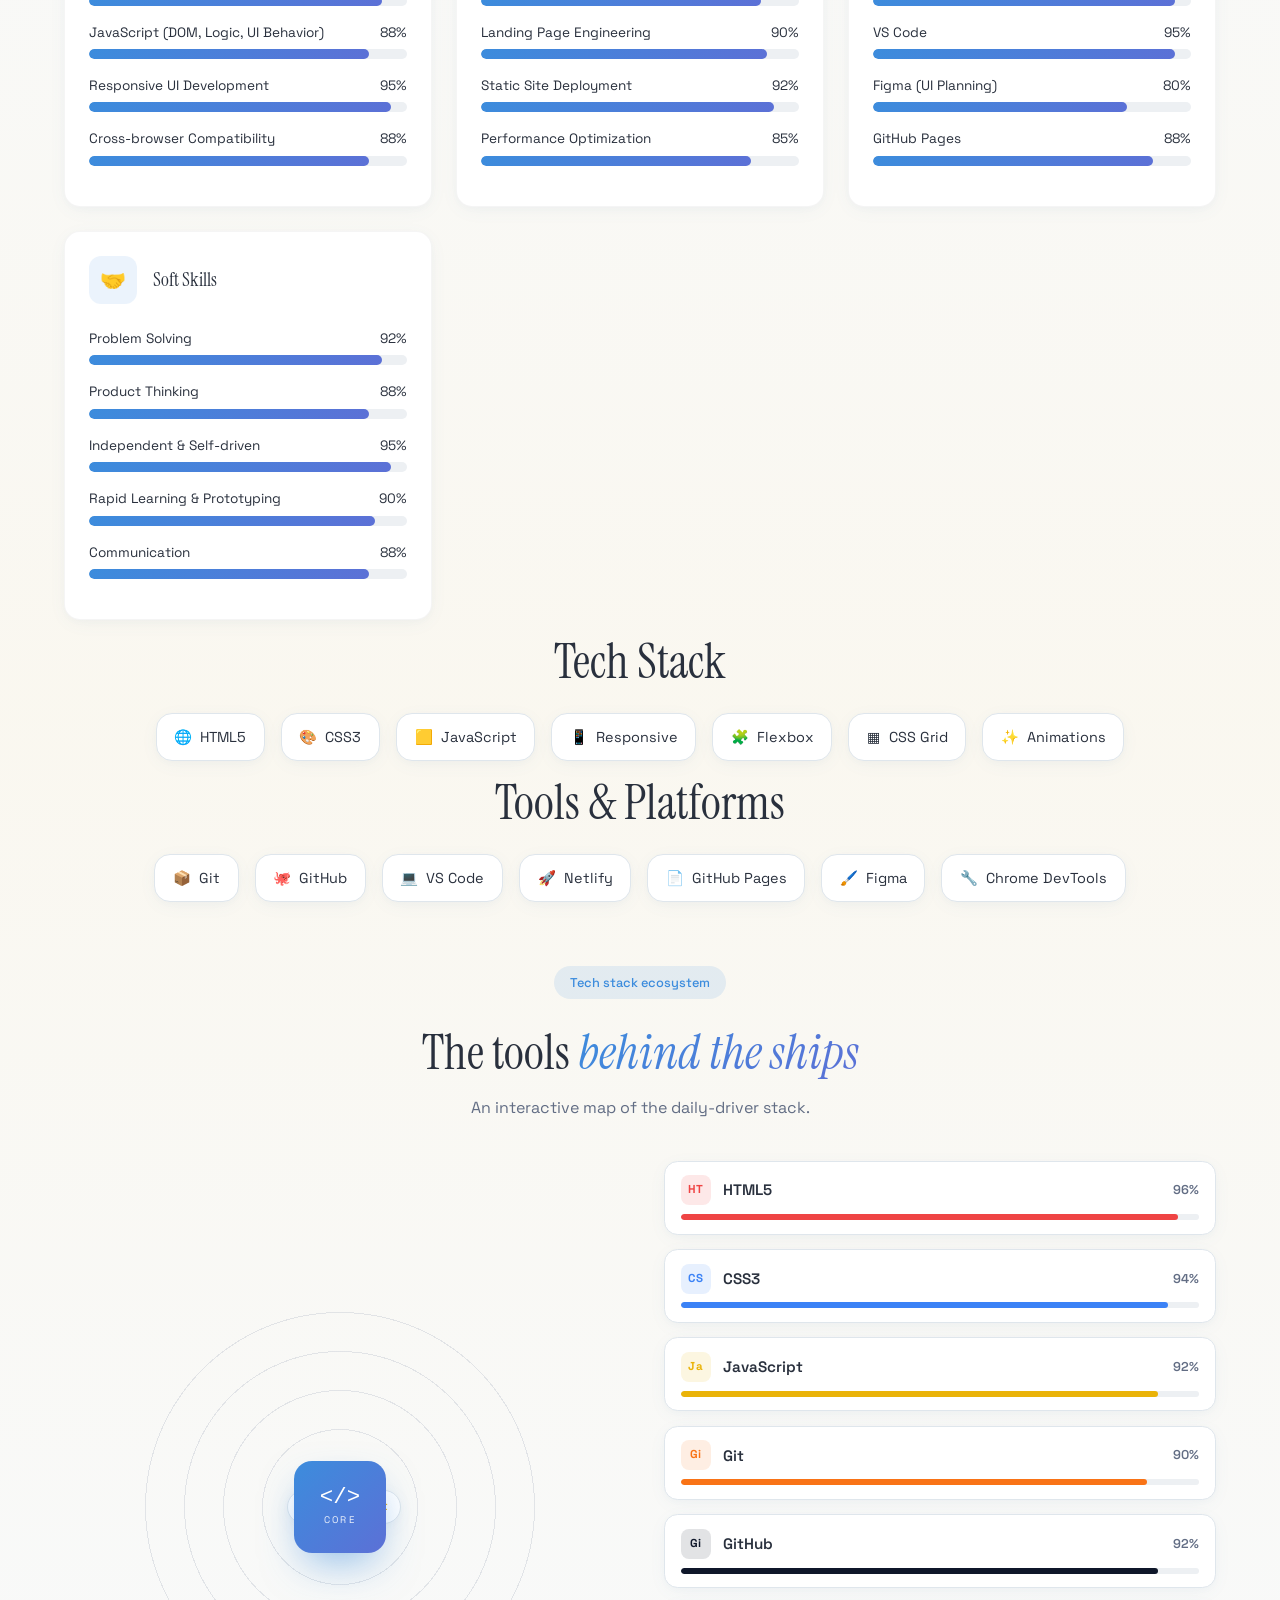
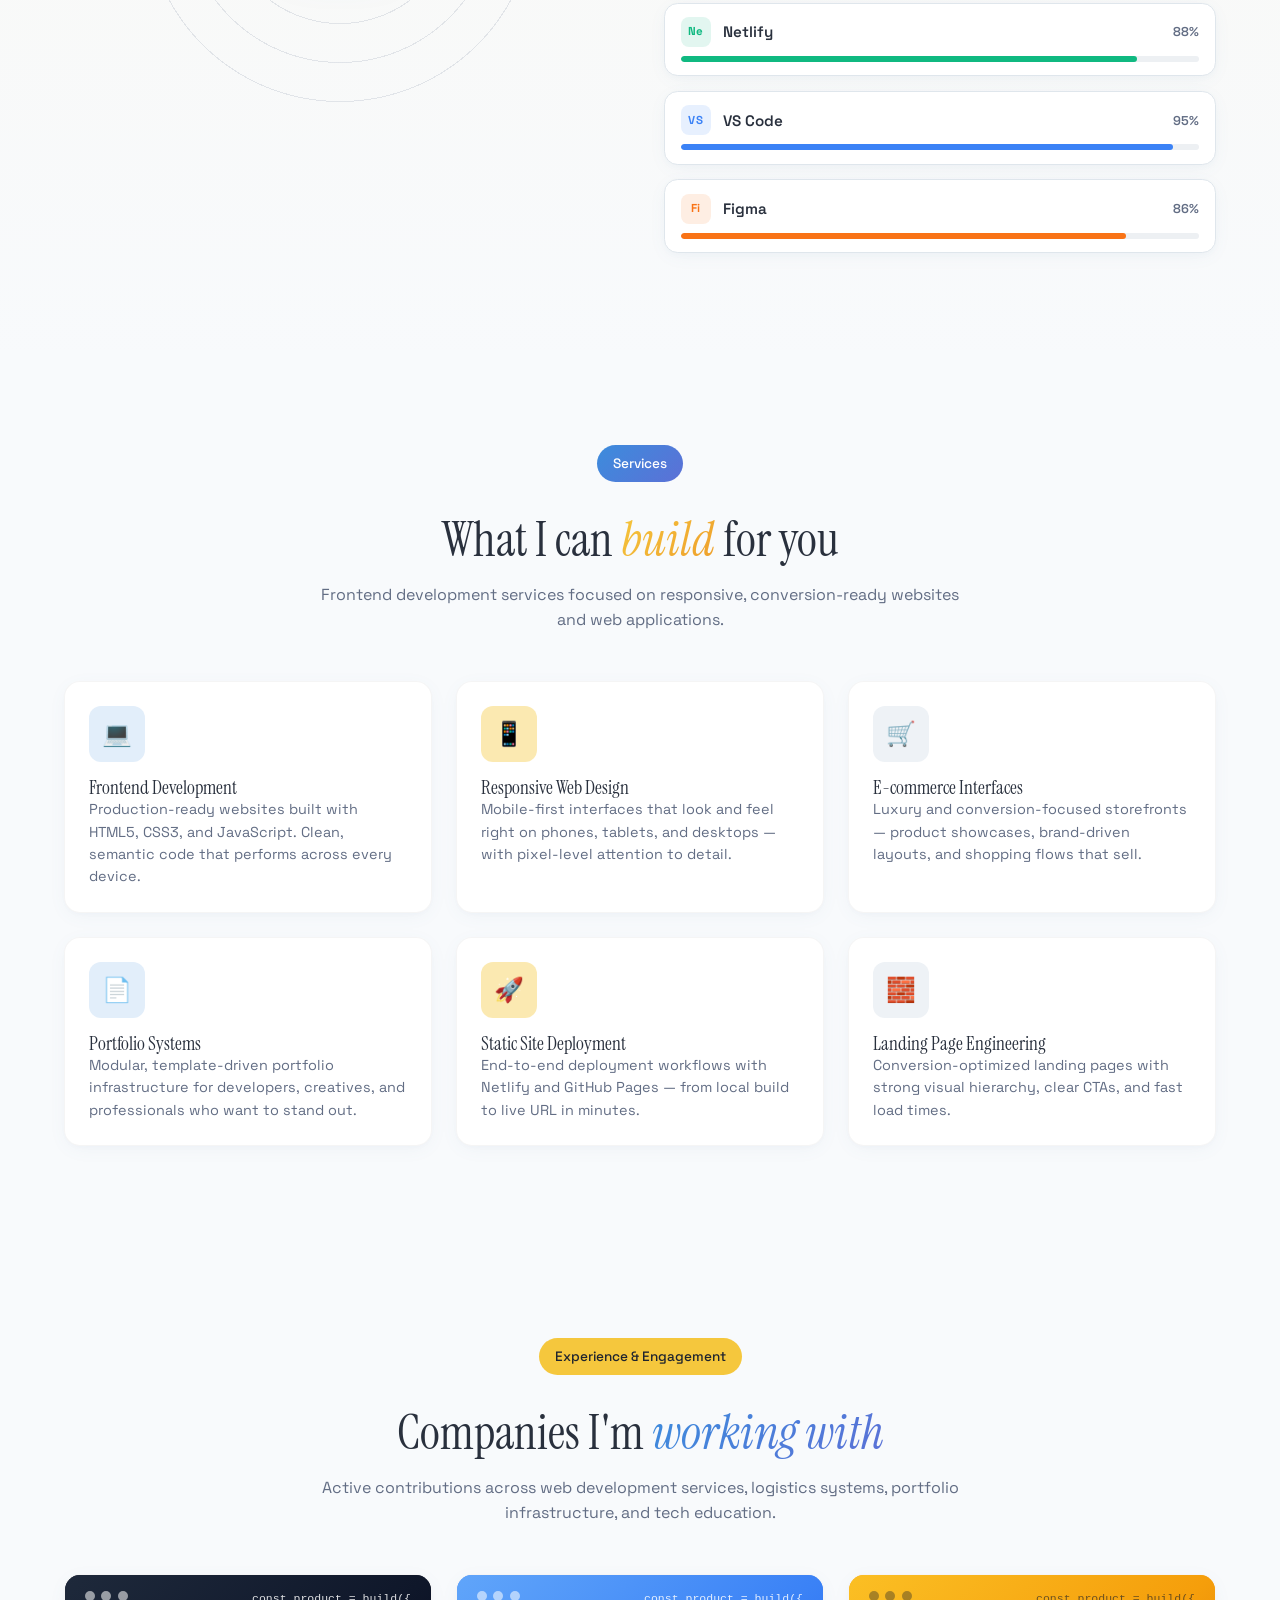
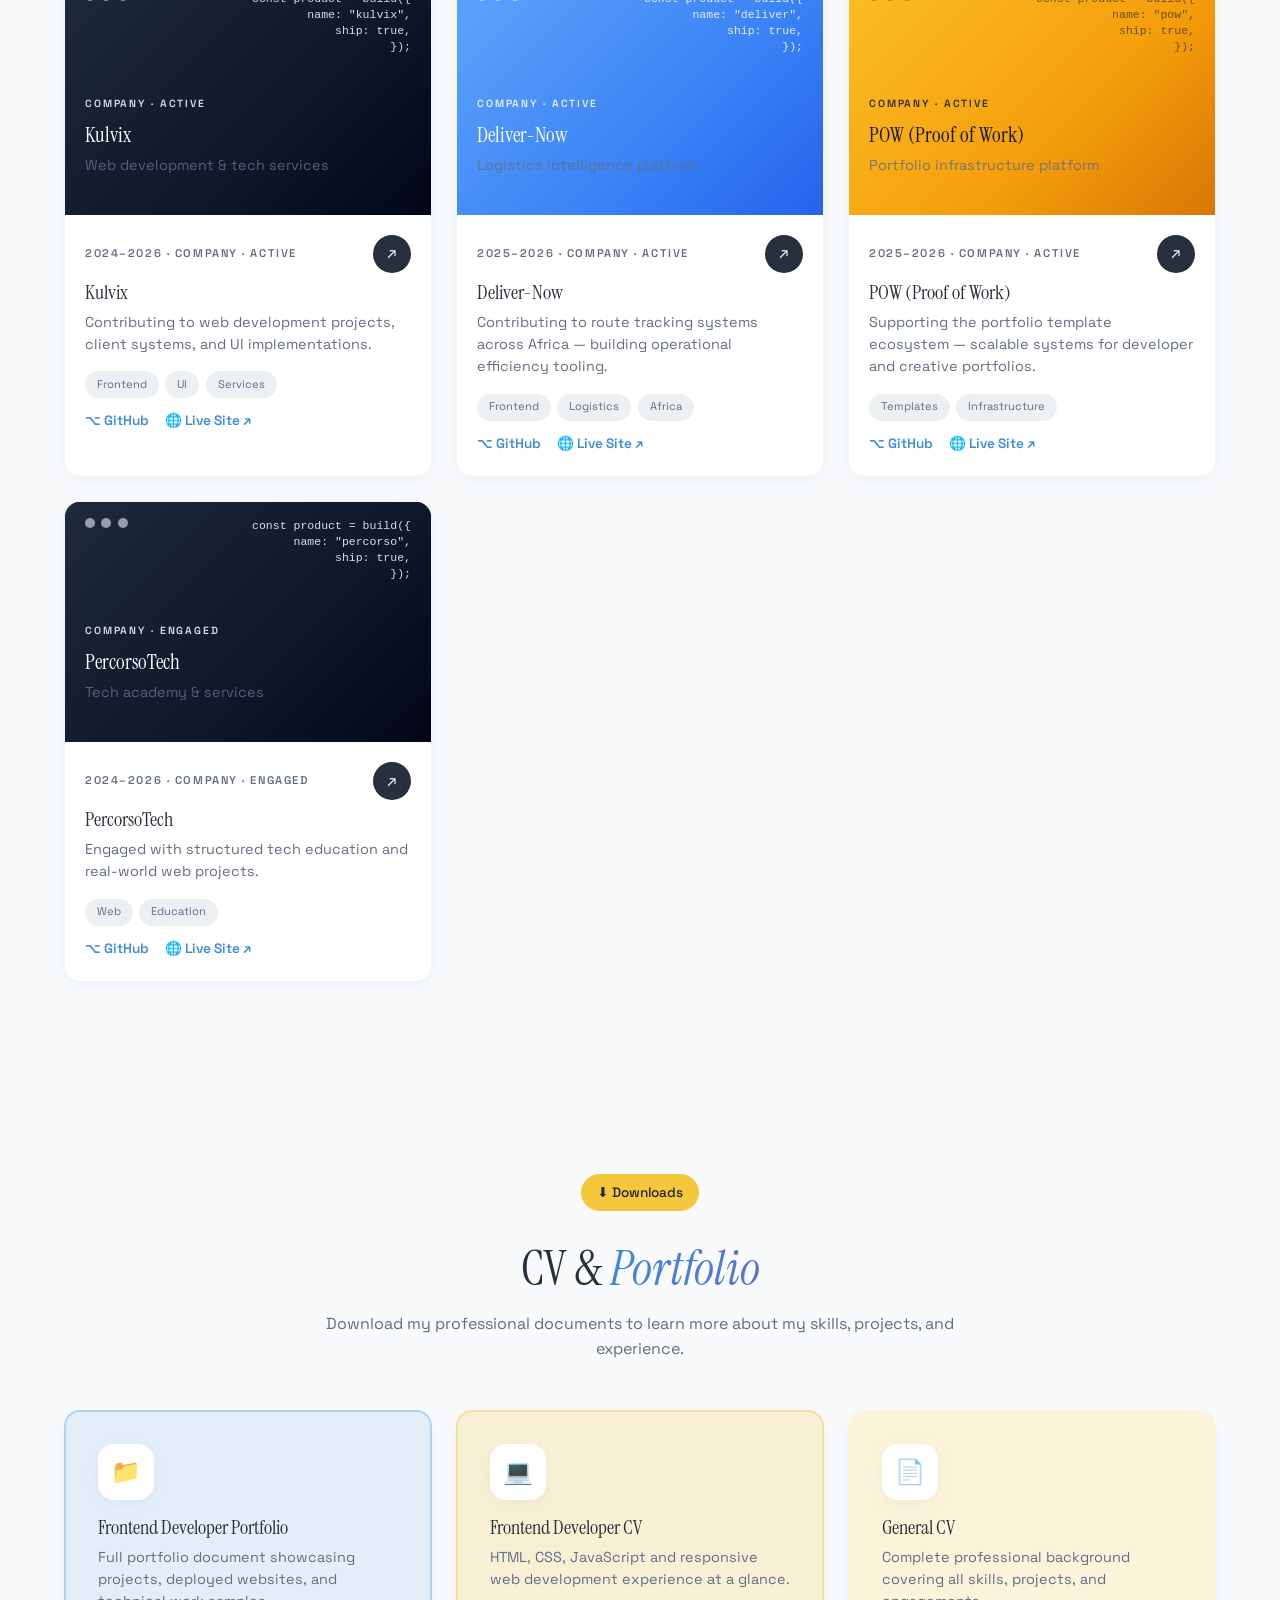
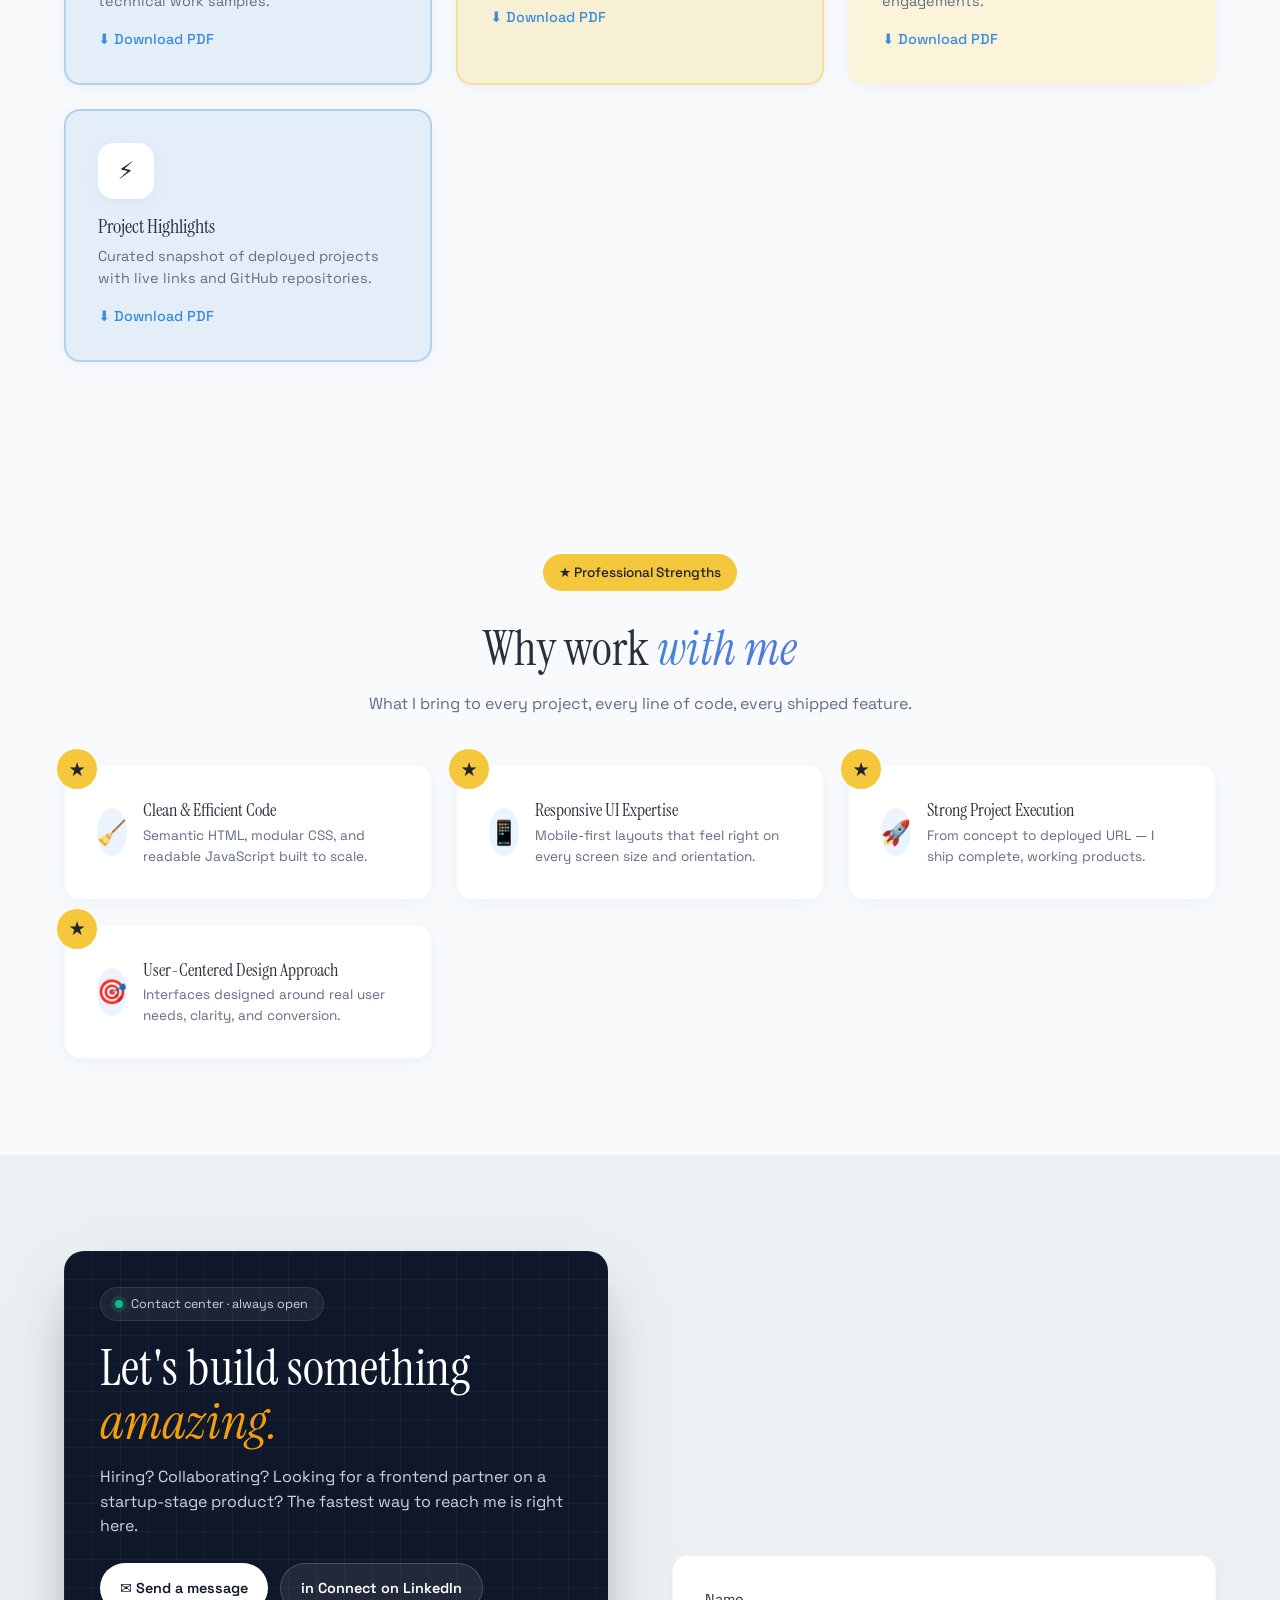
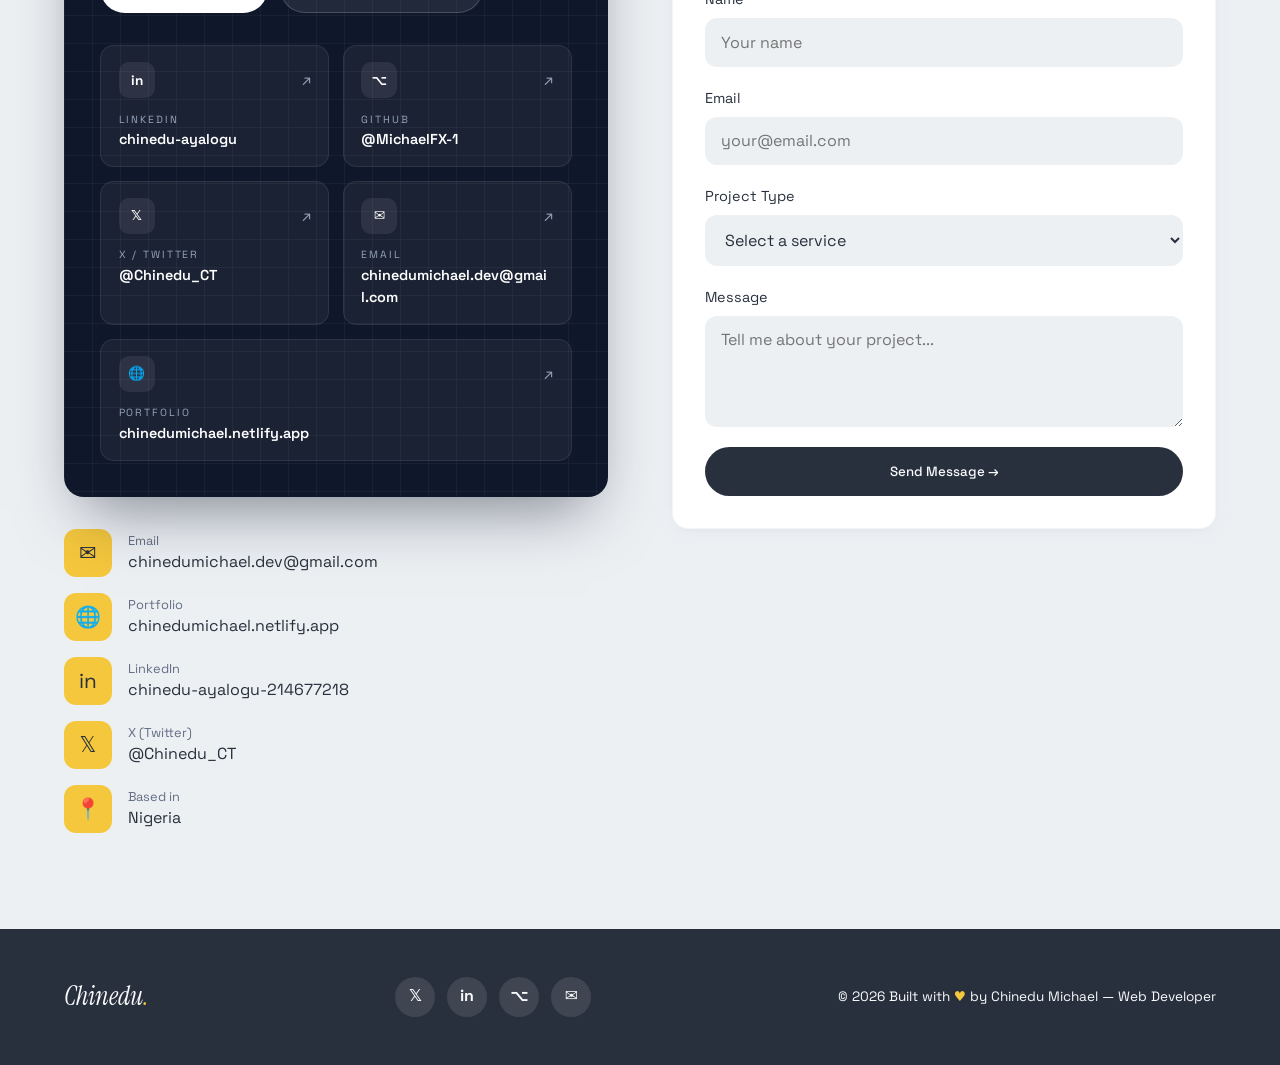
<file: chinedu-michael-portfolio/index.html>
<!doctype html>
<html lang="en">
<head>
<meta charset="UTF-8" />
<meta name="viewport" content="width=device-width, initial-scale=1.0" />
<title>Chinedu Michael — Web Developer & Frontend Engineer</title>
<meta name="description" content="Chinedu Michael — Web Developer, Frontend Engineer, and UI/UX-focused builder crafting production-ready websites and interactive web applications." />
<meta name="author" content="Chinedu Michael" />
<meta property="og:title" content="Chinedu Michael — Web Developer & Frontend Engineer" />
<meta property="og:description" content="Production-ready websites, e-commerce luxury interfaces, and portfolio systems built with HTML, CSS & JavaScript." />
<meta property="og:type" content="website" />
<meta property="og:url" content="https://chinedumichael.netlify.app" />
<meta name="twitter:card" content="summary_large_image" />
<meta name="twitter:site" content="@Chinedu_CT" />
<link rel="canonical" href="https://chinedumichael.netlify.app" />
<link rel="icon" href="favicon.ico" />
<link rel="preconnect" href="https://fonts.googleapis.com">
<link rel="preconnect" href="https://fonts.gstatic.com" crossorigin>
<link href="https://fonts.googleapis.com/css2?family=Instrument+Serif:ital@0;1&family=Space+Grotesk:wght@300;400;500;600;700&display=swap" rel="stylesheet">
<link rel="stylesheet" href="styles.css" />
<script type="application/ld+json">
{
  "@context":"https://schema.org",
  "@type":"Person",
  "name":"Chinedu Michael",
  "jobTitle":"Web Developer & Frontend Engineer",
  "url":"https://chinedumichael.netlify.app",
  "address":{"@type":"PostalAddress","addressCountry":"Nigeria"},
  "sameAs":[
    "https://www.linkedin.com/in/chinedu-ayalogu-214677218",
    "https://x.com/Chinedu_CT",
    "https://github.com/MichaelFX-1"
  ]
}
</script>
</head>
<body>
<!-- NAVBAR -->
<nav class="navbar" id="navbar">
  <div class="container nav-inner">
    <a href="#" class="logo">Chinedu<span class="dot">.</span></a>
    <div class="nav-links" id="navLinks">
      <a href="#work">Work</a>
      <a href="#about">About</a>
      <a href="#skills">Skills</a>
      <a href="#experience">Experience</a>
      <a href="#contact">Contact</a>
      <a href="downloads/Chinedu_Michael_Frontend_Portfolio.pdf" download class="link-accent">⬇ Portfolio</a>
      <button class="theme-toggle" id="themeToggle" aria-label="Toggle dark mode">🌙</button>
      <a href="#contact" class="btn-dark">Let's Talk</a>
    </div>
    <button class="menu-btn" id="menuBtn" aria-label="Menu">☰</button>
  </div>
</nav>

<!-- ABOUT (hero) -->
<section id="about" class="section about gradient-bg">
  <div class="shape shape-1"></div>
  <div class="shape shape-2"></div>
  <div class="container grid-2 reveal">
    <div class="about-img-wrap">
      <div class="floating-card profile-frame">
        <span class="badge badge-primary profile-badge">Profile</span>
        <img src="assets/profile-photo.jpg" alt="Chinedu Michael — Web Developer" />
      </div>
      <div class="floating-card web3-badge">
        <span class="big">&lt;/&gt;</span><br/><small>Web Developer</small>
      </div>
    </div>
    <div>
      <span class="badge badge-accent">Professional Summary</span>
      <h1 class="display">Hi, I'm <em class="grad">Chinedu Michael</em></h1>
      <p class="muted"><strong>Web Developer | Frontend Engineer | UI/UX-Focused Builder</strong></p>
      <p class="muted">Results-driven Web Developer with hands-on experience building production-ready websites, interactive applications, and portfolio systems using HTML, CSS, and JavaScript. Adept at transforming ideas into responsive, user-focused digital experiences.</p>
      <p class="muted">Passionate about clean code, scalable structure, and solving real-world problems through technology. Currently contributing to innovative projects across web development services, logistics systems, and portfolio automation platforms.</p>
      <div class="highlights">
        <div class="hl"><span class="hl-ico">8+</span> Projects Completed</div>
        <div class="hl"><span class="hl-ico">8</span> Live Websites Deployed</div>
        <div class="hl"><span class="hl-ico">8+</span> GitHub Repositories</div>
        <div class="hl"><span class="hl-ico">3+</span> Companies I'm Working With</div>
      </div>
    </div>
  </div>
</section>

<!-- HERO -->
<section class="section hero gradient-bg">
  <div class="bg-orb orb-1"></div>
  <div class="bg-orb orb-2"></div>
  <div class="bg-orb orb-3"></div>
  <div class="floater f1"></div>
  <div class="floater f2"></div>
  <div class="floater f3"></div>
  <div class="floater f4"></div>
  <div class="container reveal">
    <span class="badge badge-primary">✨ Available for new projects</span>
    <h2 class="display xl">Building <em class="grad">production-ready</em><br/><span class="underline-text">websites & web apps</span></h2>
    <p class="muted lead">Frontend Engineer crafting responsive, user-focused interfaces with HTML5, CSS3, and JavaScript. From luxury e-commerce to interactive applications and portfolio systems — I ship clean, scalable code that performs.</p>
    <div class="cta-row">
      <a href="#work" class="btn-primary">View My Work →</a>
      <a href="#contact" class="btn-outline">Let's Talk</a>
      <a href="downloads/Chinedu_Michael_Frontend_Portfolio.pdf" download class="btn-accent">⬇ Download Portfolio</a>
    </div>
    <div class="stats">
      <div class="stat"><div class="ico">💻</div><div class="num">8+</div><div class="lbl">Projects Completed</div></div>
      <div class="stat"><div class="ico">🌐</div><div class="num">8</div><div class="lbl">Sites Deployed</div></div>
      <div class="stat"><div class="ico">🐙</div><div class="num">8+</div><div class="lbl">GitHub Repos</div></div>
      <div class="stat"><div class="ico">🚀</div><div class="num">3+</div><div class="lbl">Companies</div></div>
    </div>
  </div>
</section>

<!-- WORK -->
<section id="work" class="section work">
  <div class="container">
    <div class="section-head reveal">
      <span class="badge badge-primary">Featured Projects</span>
      <h2 class="display">Projects I've <em class="grad">built & deployed</em></h2>
      <p class="muted">Production websites and web applications — luxury e-commerce, portfolio systems, business templates, and interactive apps. All built with HTML, CSS, JavaScript and deployed live.</p>
    </div>
    <div class="cards-grid bento-grid" id="devProjects"></div>
    <div class="center mt-2"><a class="link-accent" href="https://github.com/MichaelFX-1" target="_blank" rel="noopener">View all repositories on GitHub ↗</a></div>
  </div>
</section>

<!-- SKILLS -->
<section id="skills" class="section skills gradient-bg">
  <div class="container">
    <div class="section-head center reveal">
      <span class="badge badge-primary">Core Skills</span>
      <h2 class="display">My <em class="grad">Technical</em> Arsenal</h2>
      <p class="muted">Frontend engineering, responsive UI development, and modern web deployment workflows.</p>
    </div>
    <div class="cards-grid grid-2-col" id="skillsGrid"></div>
    <h3 class="center mt-4 display">Tech Stack</h3>
    <div class="tools" id="devTools"></div>
    <h3 class="center mt-4 display">Tools & Platforms</h3>
    <div class="tools" id="platformTools"></div>

    <!-- ECOSYSTEM (NEW — complements the existing tool grids above) -->
    <div class="ecosystem reveal">
      <div class="eco-head-block">
        <span class="eco-badge">Tech stack ecosystem</span>
        <h3 class="display">The tools <em class="grad">behind the ships</em></h3>
        <p class="muted">An interactive map of the daily-driver stack.</p>
      </div>
      <div class="eco-grid">
        <div class="orbit-wrap">
          <div class="orbit-ring"></div>
          <div id="orbitRing"></div>
          <div class="orbit-core">
            <div>
              <div class="core-glyph">&lt;/&gt;</div>
              <div class="core-lbl">CORE</div>
            </div>
          </div>
        </div>
        <div class="eco-bars" id="ecoBars"></div>
      </div>
    </div>
  </div>
</section>

<!-- SERVICES -->
<section id="services" class="section services">
  <div class="container">
    <div class="section-head center reveal">
      <span class="badge badge-primary">Services</span>
      <h2 class="display">What I can <em class="grad-accent">build</em> for you</h2>
      <p class="muted">Frontend development services focused on responsive, conversion-ready websites and web applications.</p>
    </div>
    <div class="cards-grid grid-3-col" id="servicesGrid"></div>
  </div>
</section>

<!-- EXPERIENCE -->
<section id="experience" class="section work">
  <div class="container">
    <div class="section-head center reveal">
      <span class="badge badge-accent">Experience & Engagement</span>
      <h2 class="display">Companies I'm <em class="grad">working with</em></h2>
      <p class="muted">Active contributions across web development services, logistics systems, portfolio infrastructure, and tech education.</p>
    </div>
    <div class="cards-grid grid-2-col" id="experienceGrid"></div>
  </div>
</section>

<!-- DOWNLOADS -->
<section id="downloads" class="section downloads">
  <div class="container">
    <div class="section-head center reveal">
      <span class="badge badge-accent">⬇ Downloads</span>
      <h2 class="display">CV & <em class="grad">Portfolio</em></h2>
      <p class="muted">Download my professional documents to learn more about my skills, projects, and experience.</p>
    </div>
    <div class="cards-grid grid-2-col" id="downloadsGrid"></div>
  </div>
</section>

<!-- STRENGTHS -->
<section class="section testimonials">
  <div class="container">
    <div class="section-head center reveal">
      <span class="badge badge-accent">★ Professional Strengths</span>
      <h2 class="display">Why work <em class="grad">with me</em></h2>
      <p class="muted">What I bring to every project, every line of code, every shipped feature.</p>
    </div>
    <div class="cards-grid grid-2-col" id="strengthsGrid"></div>
  </div>
</section>

<!-- CONTACT -->
<section id="contact" class="section contact">
  <div class="container grid-2">
    <div class="reveal">
      <!-- NEW contact card (replaces ONLY the "Let's build something" header box) -->
      <div class="contact-card">
        <span class="cc-status">Contact center · always open</span>
        <h2 class="cc-title">Let's build something <em>amazing.</em></h2>
        <p class="cc-lead">Hiring? Collaborating? Looking for a frontend partner on a startup-stage product? The fastest way to reach me is right here.</p>
        <div class="cc-actions">
          <a href="mailto:chinedumichael.dev@gmail.com" class="cc-btn-primary">✉ Send a message</a>
          <a href="https://www.linkedin.com/in/chinedu-ayalogu-214677218" target="_blank" rel="noopener" class="cc-btn-ghost">in  Connect on LinkedIn</a>
        </div>
        <div class="cc-grid">
          <a href="https://www.linkedin.com/in/chinedu-ayalogu-214677218" target="_blank" rel="noopener" class="cc-tile">
            <div class="cc-tile-top"><div class="cc-tile-ico">in</div><span class="cc-tile-arrow">↗</span></div>
            <div><div class="cc-tile-lbl">LinkedIn</div><div class="cc-tile-val">chinedu-ayalogu</div></div>
          </a>
          <a href="https://github.com/MichaelFX-1" target="_blank" rel="noopener" class="cc-tile">
            <div class="cc-tile-top"><div class="cc-tile-ico">⌥</div><span class="cc-tile-arrow">↗</span></div>
            <div><div class="cc-tile-lbl">GitHub</div><div class="cc-tile-val">@MichaelFX-1</div></div>
          </a>
          <a href="https://x.com/Chinedu_CT" target="_blank" rel="noopener" class="cc-tile">
            <div class="cc-tile-top"><div class="cc-tile-ico">𝕏</div><span class="cc-tile-arrow">↗</span></div>
            <div><div class="cc-tile-lbl">X / Twitter</div><div class="cc-tile-val">@Chinedu_CT</div></div>
          </a>
          <a href="mailto:chinedumichael.dev@gmail.com" class="cc-tile">
            <div class="cc-tile-top"><div class="cc-tile-ico">✉</div><span class="cc-tile-arrow">↗</span></div>
            <div><div class="cc-tile-lbl">Email</div><div class="cc-tile-val">chinedumichael.dev@gmail.com</div></div>
          </a>
          <a href="https://chinedumichael.netlify.app" target="_blank" rel="noopener" class="cc-tile cc-tile--wide">
            <div class="cc-tile-top"><div class="cc-tile-ico">🌐</div><span class="cc-tile-arrow">↗</span></div>
            <div><div class="cc-tile-lbl">Portfolio</div><div class="cc-tile-val">chinedumichael.netlify.app</div></div>
          </a>
        </div>
      </div>

      <!-- Existing contact list preserved -->
      <div class="contact-list">
        <a href="mailto:chinedumichael.dev@gmail.com" class="contact-item"><span class="ci-ico">✉️</span><div><small>Email</small><span>chinedumichael.dev@gmail.com</span></div></a>
        <a href="https://chinedumichael.netlify.app" target="_blank" rel="noopener" class="contact-item"><span class="ci-ico">🌐</span><div><small>Portfolio</small><span>chinedumichael.netlify.app</span></div></a>
        <a href="https://www.linkedin.com/in/chinedu-ayalogu-214677218" target="_blank" rel="noopener" class="contact-item"><span class="ci-ico">in</span><div><small>LinkedIn</small><span>chinedu-ayalogu-214677218</span></div></a>
        <a href="https://x.com/Chinedu_CT" target="_blank" rel="noopener" class="contact-item"><span class="ci-ico">𝕏</span><div><small>X (Twitter)</small><span>@Chinedu_CT</span></div></a>
        <div class="contact-item"><span class="ci-ico">📍</span><div><small>Based in</small><span>Nigeria</span></div></div>
      </div>
    </div>
    <form class="floating-card contact-form reveal" id="contactForm">
      <label>Name<input type="text" name="name" required placeholder="Your name"/></label>
      <label>Email<input type="email" name="email" required placeholder="your@email.com"/></label>
      <label>Project Type
        <select name="project" required>
          <option value="">Select a service</option>
          <option>Frontend Development</option>
          <option>Responsive Web Design</option>
          <option>Landing Page Engineering</option>
          <option>E-commerce Interface</option>
          <option>Portfolio System</option>
          <option>Static Site Deployment</option>
        </select>
      </label>
      <label>Message<textarea name="message" rows="4" required placeholder="Tell me about your project..."></textarea></label>
      <button type="submit" class="btn-dark full">Send Message →</button>
    </form>
  </div>
</section>

<!-- FOOTER -->
<footer class="footer">
  <div class="container footer-inner">
    <a href="#" class="logo light">Chinedu<span class="dot-accent">.</span></a>
    <div class="socials">
      <a href="https://x.com/Chinedu_CT" target="_blank" rel="noopener" aria-label="X">𝕏</a>
      <a href="https://www.linkedin.com/in/chinedu-ayalogu-214677218" target="_blank" rel="noopener" aria-label="LinkedIn">in</a>
      <a href="https://github.com/MichaelFX-1" target="_blank" rel="noopener" aria-label="GitHub">⌥</a>
      <a href="mailto:chinedumichael.dev@gmail.com" aria-label="Email">✉</a>
    </div>
    <p class="small">© 2026 Built with <span class="heart">♥</span> by Chinedu Michael — Web Developer</p>
  </div>
</footer>

<script src="script.js"></script>
</body>
</html>
</file>
<file: styles.css>
/* ============ Design tokens ============ */
:root {
  --bg: hsl(210 40% 98%);
  --fg: hsl(220 20% 20%);
  --card: #ffffff;
  --muted: hsl(220 15% 45%);
  --border: hsl(210 25% 90%);
  --primary: hsl(210 70% 55%);
  --primary-fg: #fff;
  --accent: hsl(45 90% 60%);
  --accent-fg: hsl(220 20% 15%);
  --highlight: hsl(45 80% 92%);
  --secondary: hsl(210 30% 95%);
  --mutedbg: hsl(210 20% 94%);
  --shadow-card: 0 4px 20px -4px hsl(210 30% 50% / .08), 0 2px 8px -2px hsl(210 30% 50% / .04);
  --shadow-hover: 0 12px 40px -8px hsl(210 40% 50% / .15), 0 6px 20px -4px hsl(45 50% 50% / .08);
  --shadow-glow: 0 0 30px -8px hsl(210 70% 55% / .25);
  --grad-primary: linear-gradient(135deg, hsl(210 70% 55%), hsl(230 60% 60%));
  --grad-accent: linear-gradient(135deg, hsl(45 90% 60%), hsl(35 85% 55%));
  --grad-hero: linear-gradient(180deg, hsl(210 40% 98%) 0%, hsl(45 50% 96%) 50%, hsl(210 40% 98%) 100%);
  --font-display: 'Instrument Serif', Georgia, serif;
  --font-body: 'Space Grotesk', system-ui, sans-serif;
  --radius: 1rem;
}
[data-theme="dark"] {
  --bg: hsl(220 15% 8%);
  --fg: hsl(210 30% 95%);
  --card: hsl(220 15% 12%);
  --muted: hsl(210 20% 60%);
  --border: hsl(220 15% 20%);
  --secondary: hsl(220 15% 16%);
  --mutedbg: hsl(220 15% 18%);
  --highlight: hsl(45 50% 22%);
  --grad-hero: linear-gradient(180deg, hsl(220 15% 8%), hsl(220 20% 12%) 50%, hsl(220 15% 8%));
}

* { box-sizing: border-box; margin: 0; padding: 0; }
html { scroll-behavior: smooth; }
body {
  background: var(--bg);
  color: var(--fg);
  font-family: var(--font-body);
  -webkit-font-smoothing: antialiased;
  line-height: 1.55;
  transition: background .3s, color .3s;
  overflow-x: hidden;
}
h1, h2, h3, h4 { font-family: var(--font-display); font-weight: 400; line-height: 1.1; }
a { color: inherit; text-decoration: none; }
img { max-width: 100%; display: block; }

.container { max-width: 1200px; margin: 0 auto; padding: 0 1.5rem; position: relative; }
.section { padding: 6rem 0; position: relative; overflow: hidden; }
.gradient-bg { background: var(--grad-hero); }
.center { text-align: center; }
.mt-2 { margin-top: 2rem; }
.mt-3 { margin-top: 3rem; }
.mt-4 { margin-top: 4rem; }
.mt-5 { margin-top: 5rem; }
.muted { color: var(--muted); }
.lead { font-size: 1.15rem; max-width: 640px; margin: 0 0 2rem; }
.small { font-size: .85rem; }
.uppercase { text-transform: uppercase; letter-spacing: .12em; }
.primary { color: var(--primary); }
strong { color: var(--fg); }

/* ============ Display headings ============ */
.display { font-size: clamp(2rem, 4vw, 3rem); margin: 1rem 0; }
.display.xl { font-size: clamp(2.5rem, 6vw, 5.5rem); margin-bottom: 1.5rem; }
em { font-style: italic; }
.grad { background: var(--grad-primary); -webkit-background-clip: text; background-clip: text; color: transparent; font-style: italic; }
.grad-accent { background: var(--grad-accent); -webkit-background-clip: text; background-clip: text; color: transparent; font-style: italic; }
.underline-text { position: relative; display: inline-block; }
.underline-text::after {
  content: ""; position: absolute; left: 0; bottom: -.1em; width: 100%; height: 6px;
  background: var(--accent); border-radius: 4px; opacity: .9;
  transform-origin: left; animation: drawLine 1.2s .8s ease forwards; transform: scaleX(0);
}
@keyframes drawLine { to { transform: scaleX(1); } }

/* ============ Badges & buttons ============ */
.badge { display: inline-flex; align-items: center; gap: .4rem; padding: .5rem 1rem; border-radius: 999px; font-size: .85rem; font-weight: 500; margin-bottom: 1rem; }
.badge-primary { background: var(--grad-primary); color: #fff; }
.badge-accent { background: var(--accent); color: var(--accent-fg); }

.btn-primary, .btn-outline, .btn-accent, .btn-dark, .link-accent {
  display: inline-flex; align-items: center; gap: .5rem; padding: .9rem 1.6rem;
  border-radius: 999px; font-weight: 500; cursor: pointer; border: 0; font-family: var(--font-body);
  transition: transform .2s, box-shadow .2s, background .2s, color .2s, gap .2s;
}
.btn-primary { background: var(--primary); color: #fff; box-shadow: 0 8px 24px -8px hsl(210 70% 55% / .5); }
.btn-primary:hover { transform: translateY(-2px) scale(1.02); gap: .8rem; }
.btn-outline { background: var(--card); color: var(--primary); border: 2px solid var(--primary); }
.btn-outline:hover { background: var(--primary); color: #fff; }
.btn-accent { background: var(--accent); color: var(--accent-fg); box-shadow: 0 8px 24px -8px hsl(45 90% 60% / .5); }
.btn-accent:hover { transform: translateY(-2px); }
.btn-dark { background: var(--fg); color: var(--bg); padding: .65rem 1.3rem; }
.btn-dark:hover { transform: translateY(-2px); }
.btn-dark.full { width: 100%; justify-content: center; padding: 1rem; }
.link-accent { color: var(--primary); padding: 0; background: transparent; font-weight: 500; }
.link-accent:hover { gap: .8rem; }

/* ============ Navbar ============ */
.navbar {
  position: fixed; inset: 0 0 auto 0; z-index: 50;
  background: hsl(210 40% 98% / .8); backdrop-filter: blur(10px);
  border-bottom: 1px solid var(--border);
  transition: background .3s;
}
[data-theme="dark"] .navbar { background: hsl(220 15% 8% / .8); }
.nav-inner { display: flex; align-items: center; justify-content: space-between; padding: 1rem 1.5rem; }
.logo { font-family: var(--font-display); font-style: italic; font-size: 1.6rem; }
.logo .dot { color: var(--primary); }
.logo.light .dot-accent { color: var(--accent); }
.nav-links { display: flex; align-items: center; gap: 1.5rem; }
.nav-links a { font-size: .9rem; color: var(--muted); transition: color .2s; }
.nav-links a:hover { color: var(--fg); }
.theme-toggle { background: var(--secondary); border: 0; border-radius: 999px; width: 40px; height: 40px; cursor: pointer; font-size: 1.1rem; transition: transform .2s; }
.theme-toggle:hover { transform: scale(1.1); }
.menu-btn { display: none; background: transparent; border: 0; color: var(--fg); font-size: 1.5rem; cursor: pointer; }

@media (max-width: 860px) {
  .menu-btn { display: block; }
  .nav-links { position: absolute; top: 100%; left: 0; right: 0; flex-direction: column; align-items: flex-start; padding: 1.5rem; background: var(--bg); border-bottom: 1px solid var(--border); display: none; gap: 1rem; }
  .nav-links.open { display: flex; }
}

/* ============ Cards ============ */
.floating-card {
  background: var(--card); border-radius: var(--radius); padding: 1.5rem;
  border: 1px solid hsl(0 0% 0% / .04); box-shadow: var(--shadow-card);
  transition: transform .3s, box-shadow .3s;
}
.floating-card:hover { transform: translateY(-6px); box-shadow: var(--shadow-hover); }

.cards-grid { display: grid; gap: 1.5rem; }
.grid-2-col { grid-template-columns: repeat(auto-fit, minmax(320px, 1fr)); }
.grid-3-col { grid-template-columns: repeat(auto-fit, minmax(280px, 1fr)); }

.section-head { max-width: 640px; margin-bottom: 3rem; }
.section-head.center { margin-left: auto; margin-right: auto; text-align: center; }

/* ============ About ============ */
.about { padding-top: 9rem; }
.grid-2 { display: grid; grid-template-columns: 1fr 1fr; gap: 4rem; align-items: center; }
@media (max-width: 860px) { .grid-2 { grid-template-columns: 1fr; gap: 2.5rem; } }
.about-img-wrap { position: relative; max-width: 420px; }
.profile-frame { padding: 1rem; position: relative; }
.profile-frame img { aspect-ratio: 4/5; object-fit: cover; object-position: top; border-radius: 12px; width: 100%; }
.profile-badge { position: absolute; top: -.7rem; left: 1rem; font-size: .75rem; z-index: 2; margin: 0; }
.web3-badge { position: absolute; bottom: -1rem; right: -1rem; background: var(--primary); color: #fff; padding: 1rem 1.2rem; text-align: center; }
.web3-badge .big { font-family: var(--font-display); font-size: 1.5rem; }
.highlights { display: grid; grid-template-columns: 1fr 1fr; gap: 1rem; margin-top: 2rem; }
.hl { display: flex; align-items: center; gap: .75rem; padding: .75rem; background: var(--card); border: 1px solid var(--border); border-radius: .75rem; font-size: .9rem; transition: transform .2s; }
.hl:hover { transform: scale(1.02); }
.hl-ico { width: 40px; height: 40px; background: var(--accent); border-radius: .5rem; display: grid; place-items: center; font-size: 1.1rem; }






/* About / evidence */
.about-grid{display:grid;grid-template-columns:.75fr 1.25fr;gap:5rem}
.about-sticky{position:sticky;top:110px;height:max-content}
.about-signature{font-family:var(--font-display);font-style:italic;font-size:2.2rem;color:var(--primary);margin-top:2rem}
.about-body{max-width:760px}
.about-lead{font-size:1.55rem;line-height:1.4;margin-bottom:1.3rem}
.about-body p{color:var(--muted);margin-bottom:1.15rem}
.about-facts{display:grid;grid-template-columns:1fr 1fr;border-top:1px solid var(--border);margin-top:2rem}
.about-facts div{padding:1rem;border-bottom:1px solid var(--border)}
.about-facts strong,.about-facts span{display:block}
.about-facts strong{font-size:.72rem;text-transform:uppercase;letter-spacing:.1em;color:var(--primary)}
.about-facts span{font-size:.85rem;margin-top:.25rem}

/* --- 04 / Frontend Evidence Styles --- */

.evidence-grid {
  display: grid;
  grid-template-columns: repeat(4, 1fr);
  gap: 1rem;
}

.evidence-card {
  padding: 1.3rem;
}

.evidence-no {
  font-family: var(--font-display);
  font-size: 1.8rem;
  color: var(--accent);
}

.evidence-card h3 {
  font-family: var(--font-display);
  font-size: 1.45rem;
  margin: .4rem 0;
}

.evidence-card p {
  color: var(--muted);
  font-size: .86rem;
}

/* Evidence card tags styling */
.evidence-card .tags {
  display: flex;
  flex-wrap: wrap;
  gap: .4rem;
  margin-top: 1rem;
}

.evidence-card .tag {
  font-size: .7rem;
  padding: .3rem .55rem;
  border: 1px solid var(--border);
  border-radius: 999px;
  color: var(--muted);
  background: var(--secondary);
}

/* Tech Stack Panel inside Evidence */
.stack-panel {
  margin-top: 1rem;
  padding: 1.4rem;
  display: grid;
  grid-template-columns: .65fr 1.35fr;
  gap: 1.5rem;
  align-items: center;
}

.stack-copy h3 {
  font-family: var(--font-display);
  font-size: 1.8rem;
  margin: .3rem 0;
}

.stack-cloud {
  display: flex;
  flex-wrap: wrap;
  gap: .5rem;
  align-content: center;
}

.stack-item {
  padding: .55rem .75rem;
  border: 1px solid var(--border);
  border-radius: 999px;
  background: var(--secondary);
  font-size: .78rem;
  color: var(--fg);
  transition: .25s;
}

.stack-item:hover {
  transform: translateY(-3px);
  border-color: var(--primary);
  color: var(--primary);
}

/* --- Responsive Breakpoints for Evidence Grid --- */
@media(max-width: 1050px) {
  .evidence-grid {
    grid-template-columns: repeat(2, 1fr);
  }
}

@media(max-width: 860px) {
  .evidence-grid {
    grid-template-columns: 1fr 1fr;
  }
  .stack-panel {
    grid-template-columns: 1fr;
  }
}

@media(max-width: 560px) {
  .evidence-grid {
    grid-template-columns: 1fr;
  }
}





/* ============ Hero ============ */
.hero { padding-top: 8rem; }
.bg-orb { position: absolute; border-radius: 50%; filter: blur(100px); pointer-events: none; }
.orb-1 { top: 25%; left: 33%; width: 24rem; height: 24rem; background: hsl(210 70% 55% / .2); }
.orb-2 { bottom: 25%; right: 33%; width: 20rem; height: 20rem; background: hsl(45 90% 60% / .4); }
.orb-3 { top: 50%; right: 25%; width: 16rem; height: 16rem; background: hsl(45 80% 92% / .5); }
.floater { position: absolute; border-radius: 1.25rem; animation: floatY 6s ease-in-out infinite; }
.f1 { top: 8rem; left: 3rem; width: 5rem; height: 5rem; background: var(--accent); }
.f2 { top: 12rem; right: 5rem; width: 4rem; height: 4rem; background: var(--primary); border-radius: .75rem; animation-delay: .5s; }
.f3 { bottom: 8rem; left: 25%; width: 6rem; height: 6rem; background: var(--highlight); border-radius: 1.5rem; animation-delay: 1s; }
.f4 { bottom: 6rem; right: 4rem; width: 3.5rem; height: 3.5rem; background: hsl(210 70% 55% / .6); animation-delay: .8s; }
@keyframes floatY { 0%,100% { transform: translateY(0) rotate(0); } 50% { transform: translateY(-20px) rotate(6deg); } }

.cta-row { display: flex; flex-wrap: wrap; gap: 1rem; margin: 2rem 0 4rem; }
.stats { display: grid; grid-template-columns: repeat(auto-fit, minmax(160px, 1fr)); gap: 1rem; max-width: 900px; }
.stat { background: var(--card); padding: 1.5rem; border-radius: var(--radius); text-align: center; border: 1px solid var(--border); box-shadow: var(--shadow-card); transition: transform .2s; }
.stat:hover { transform: translateY(-5px); }
.stat .ico { font-size: 1.5rem; margin-bottom: .5rem; }
.stat .num { font-family: var(--font-display); font-size: 2rem; }
.stat .lbl { font-size: .85rem; color: var(--muted); }

/* ============ Project / generic card ============ */
.proj-card { cursor: pointer; }
.proj-card .pc-head { padding: 1.25rem; border-radius: .75rem; margin-bottom: 1rem; display: flex; justify-content: space-between; align-items: center; }
.proj-card .pc-cat { font-size: .7rem; letter-spacing: .12em; text-transform: uppercase; color: hsl(210 70% 55% / .8); }
.proj-card h3 { font-size: 1.3rem; margin: .25rem 0 .5rem; transition: color .2s; }
.proj-card:hover h3 { color: var(--primary); }
.proj-card p { font-size: .9rem; color: var(--muted); margin-bottom: 1rem; }
.tags { display: flex; flex-wrap: wrap; gap: .4rem; }
.tag { font-size: .7rem; padding: .3rem .75rem; background: var(--mutedbg); border-radius: 999px; color: var(--muted); }
.ext { opacity: 0; transition: opacity .2s; color: var(--primary); }
.proj-card:hover .ext { opacity: 1; }

/* ============ Skills ============ */
.skill-cat .skill-head { display: flex; gap: 1rem; align-items: center; margin-bottom: 1.5rem; }
.skill-head .ico { width: 48px; height: 48px; background: hsl(210 70% 55% / .1); border-radius: .75rem; display: grid; place-items: center; font-size: 1.3rem; }
.skill-row { margin-bottom: 1rem; }
.skill-row .top { display: flex; justify-content: space-between; font-size: .85rem; margin-bottom: .4rem; }
.skill-row .bar { height: 10px; background: var(--mutedbg); border-radius: 999px; overflow: hidden; }
.skill-row .fill { height: 100%; background: var(--grad-primary); border-radius: 999px; width: 0; transition: width 1.2s ease; }
.skill-row.in-view .fill { width: var(--w); }

.tools { display: flex; flex-wrap: wrap; justify-content: center; gap: 1rem; margin-top: 1.5rem; }
.tool { display: inline-flex; align-items: center; gap: .5rem; padding: .75rem 1.1rem; background: var(--card); border-radius: var(--radius); border: 1px solid var(--border); box-shadow: var(--shadow-card); font-size: .9rem; transition: transform .2s; }
.tool:hover { transform: scale(1.05); }

/* ============ Services ============ */
.svc-card .svc-ico { width: 56px; height: 56px; border-radius: .75rem; display: grid; place-items: center; font-size: 1.5rem; margin-bottom: 1rem; transition: transform .2s; }
.svc-card:hover .svc-ico { transform: scale(1.1) rotate(5deg); }

/* ============ Downloads ============ */
.dl-card { display: block; padding: 2rem; border-width: 2px; border-style: solid; transition: transform .3s, box-shadow .3s, border-color .3s; }
.dl-card .dl-ico { width: 56px; height: 56px; background: var(--card); border-radius: 1rem; display: grid; place-items: center; font-size: 1.5rem; margin-bottom: 1rem; box-shadow: var(--shadow-card); transition: transform .2s; }
.dl-card:hover .dl-ico { transform: scale(1.1); }
.dl-card h3 { font-size: 1.25rem; margin-bottom: .5rem; transition: color .2s; }
.dl-card:hover h3 { color: var(--primary); }
.dl-card .dl-meta { color: var(--primary); font-weight: 500; font-size: .9rem; margin-top: 1rem; }

/* ============ Testimonials ============ */
.t-card { position: relative; padding: 2rem; }
.t-quote { position: absolute; top: -1rem; left: -.5rem; width: 40px; height: 40px; background: var(--accent); color: var(--accent-fg); border-radius: 50%; display: grid; place-items: center; font-size: 1.2rem; font-weight: 700; }
.t-stars { color: var(--accent); margin: .5rem 0 1rem; letter-spacing: 2px; }
.t-content { font-size: 1rem; margin-bottom: 1.5rem; line-height: 1.6; }
.t-author { display: flex; gap: 1rem; align-items: center; }
.t-avatar { width: 48px; height: 48px; background: hsl(210 70% 55% / .1); border-radius: 50%; display: grid; place-items: center; font-size: 1.5rem; }
.t-name { font-family: var(--font-display); font-size: 1.1rem; }
.t-role { font-size: .85rem; color: var(--muted); }

/* ============ Writing section ============ */
.writing-section { background: hsl(210 30% 95% / .3); }
[data-theme="dark"] .writing-section { background: hsl(220 15% 12% / .3); }

/* ============ Contact ============ */
.contact { background: var(--mutedbg); background-image:
  linear-gradient(hsl(var(--border) / .4) 1px, transparent 1px),
  linear-gradient(90deg, hsl(var(--border) / .4) 1px, transparent 1px);
  background-size: 32px 32px; }
.contact-list { margin-top: 2rem; display: grid; gap: 1rem; }
.contact-item { display: flex; gap: 1rem; align-items: center; }
.contact-item small { display: block; font-size: .8rem; color: var(--muted); }
.ci-ico { width: 48px; height: 48px; background: var(--accent); border-radius: .75rem; display: grid; place-items: center; font-size: 1.3rem; transition: transform .2s; }
.contact-item:hover .ci-ico { transform: scale(1.1); }
.contact-form { display: flex; flex-direction: column; gap: 1.25rem; padding: 2rem; }
.contact-form label { display: flex; flex-direction: column; gap: .5rem; font-size: .9rem; }
.contact-form input, .contact-form select, .contact-form textarea {
  background: var(--mutedbg); border: 0; border-radius: .75rem; padding: .85rem 1rem;
  font-family: inherit; font-size: 1rem; color: var(--fg); outline: none; transition: box-shadow .2s;
}
.contact-form input:focus, .contact-form select:focus, .contact-form textarea:focus {
  box-shadow: 0 0 0 2px var(--primary);
}

/* ============ Footer ============ */
.footer { background: var(--fg); color: var(--bg); padding: 3rem 0; }
.footer-inner { display: flex; flex-wrap: wrap; gap: 1.5rem; align-items: center; justify-content: space-between; }
.socials { display: flex; gap: .75rem; }
.socials a { width: 40px; height: 40px; background: hsl(0 0% 100% / .1); border-radius: 50%; display: grid; place-items: center; transition: background .2s, transform .2s; font-weight: 700; }
.socials a:hover { background: var(--accent); color: var(--accent-fg); transform: translateY(-2px); }
.heart { color: var(--accent); }

/* ============ Reveal animations ============ */
.reveal { opacity: 0; transform: translateY(30px); transition: opacity .8s ease, transform .8s ease; }
.reveal.in-view { opacity: 1; transform: none; }

/* Shapes for about */
.shape { position: absolute; border-radius: 1rem; pointer-events: none; }
.shape-1 { top: 5rem; right: 2.5rem; width: 7rem; height: 7rem; background: var(--accent); animation: spinSoft 10s linear infinite; }
.shape-2 { bottom: 5rem; left: 2.5rem; width: 5rem; height: 5rem; background: hsl(210 70% 55% / .2); animation: spinSoft 8s linear infinite reverse; }
@keyframes spinSoft { 0% { transform: rotate(0); } 100% { transform: rotate(360deg); } }

/* Project links row */
.proj-links { display:flex; gap:1rem; margin-top:.75rem; flex-wrap:wrap; }
.proj-links a { font-size:.85rem; font-weight:600; }
.proj-card { cursor: default; }
.proj-card .ext { display:inline-block; text-decoration:none; font-size:1.1rem; }

/* ============================================================
   TEMPLATE-STYLE PROJECT CARDS (matches "Eight products. All shipped.")
   ============================================================ */
.proj-card--template { padding: 0; overflow: hidden; display: flex; flex-direction: column; }
.proj-card--template .pc-body { padding: 1.25rem 1.25rem 1.4rem; }

.pc-cover {
  position: relative;
  padding: 1rem 1.25rem 1.4rem;
  min-height: 240px;
  display: flex; flex-direction: column; justify-content: space-between;
  color: #0f172a;
  overflow: hidden;
  background-image:
    linear-gradient(rgba(255,255,255,.08) 1px, transparent 1px),
    linear-gradient(90deg, rgba(255,255,255,.08) 1px, transparent 1px);
  background-size: 28px 28px;
}
.pc-cover--amber { background-color: #f59e0b; background-image:
  linear-gradient(135deg, #fbbf24, #f59e0b 60%, #d97706),
  linear-gradient(rgba(255,255,255,.1) 1px, transparent 1px),
  linear-gradient(90deg, rgba(255,255,255,.1) 1px, transparent 1px);
  background-size: auto, 28px 28px, 28px 28px; color:#0f172a; }
.pc-cover--blue  { background-color: #3b82f6; background-image:
  linear-gradient(135deg, #60a5fa, #3b82f6 60%, #2563eb),
  linear-gradient(rgba(255,255,255,.12) 1px, transparent 1px),
  linear-gradient(90deg, rgba(255,255,255,.12) 1px, transparent 1px);
  background-size: auto, 28px 28px, 28px 28px; color:#fff; }
.pc-cover--dark  { background-color: #0f172a; background-image:
  linear-gradient(135deg, #1e293b, #0f172a 60%, #020617),
  linear-gradient(rgba(255,255,255,.06) 1px, transparent 1px),
  linear-gradient(90deg, rgba(255,255,255,.06) 1px, transparent 1px);
  background-size: auto, 28px 28px, 28px 28px; color:#fff; }

.pc-dots { display:flex; gap:.4rem; }
.pc-dots span { width:10px; height:10px; border-radius:50%; background: rgba(255,255,255,.55); }
.pc-cover--amber .pc-dots span { background: rgba(15,23,42,.35); }
.pc-code {
  position:absolute; top: 1rem; right: 1.25rem;
  font-family: ui-monospace, SFMono-Regular, Menlo, monospace;
  font-size: .72rem; line-height: 1.4; opacity: .85; text-align: right;
  margin: 0; white-space: pre;
}
.pc-cover--amber .pc-code { color: rgba(15,23,42,.7); }
.pc-cover-title { margin-top: auto; }
.pc-cover-cat {
  display:inline-block; font-size:.65rem; letter-spacing:.18em; text-transform:uppercase;
  font-weight:600; opacity:.85; margin-bottom:.5rem;
}
.pc-cover-h { font-family: var(--font-display); font-size: clamp(1.5rem, 2.4vw, 2rem); line-height: 1.05; margin: 0 0 .35rem; }
.pc-cover-sub { font-size:.85rem; opacity:.85; margin:0; }

.pc-meta-row { display:flex; align-items:center; justify-content:space-between; gap:1rem; margin-bottom:.5rem; }
.pc-meta { font-size:.7rem; letter-spacing:.14em; text-transform:uppercase; color:var(--muted); font-weight:600; }
.pc-arrow {
  width: 38px; height: 38px; border-radius: 50%;
  background: var(--fg); color: var(--bg);
  display:grid; place-items:center; font-size:1rem;
  transition: transform .2s;
}
.pc-arrow:hover { transform: rotate(-12deg) scale(1.05); }
.pc-title { font-family: var(--font-display); font-size: 1.25rem; margin: .1rem 0 .5rem; }
.pc-desc  { font-size:.92rem; color:var(--muted); margin-bottom:.85rem; }

@media (max-width: 640px) {
  .pc-cover { min-height: 200px; }
  .pc-code  { font-size: .62rem; top:.85rem; right:1rem; }
  .pc-cover-h { font-size: 1.35rem; }
}

/* ============================================================
   TECH STACK ECOSYSTEM — orbit + bars (NEW, complements existing tools)
   ============================================================ */
.ecosystem { margin-top: 4rem; }
.ecosystem .eco-head-block { text-align:center; margin-bottom: 2.5rem; }
.ecosystem .eco-badge {
  display:inline-block; padding:.4rem 1rem; border-radius:999px;
  background: hsl(210 70% 55% / .12); color: var(--primary);
  font-size:.8rem; font-weight:500; margin-bottom:.75rem;
}
.eco-grid { display:grid; grid-template-columns: 1fr 1fr; gap: 3rem; align-items: center; }
@media (max-width: 860px) { .eco-grid { grid-template-columns: 1fr; gap: 2rem; } }

.orbit-wrap { position: relative; aspect-ratio: 1; max-width: 460px; margin: 0 auto; width: 100%; }
.orbit-ring {
  position:absolute; inset:0;
  border-radius:50%;
  background:
    radial-gradient(circle, transparent 38%, transparent 39%),
    repeating-radial-gradient(circle, transparent 0 38px, hsl(220 15% 75% / .35) 38px 39px);
}
.orbit-core {
  position:absolute; top:50%; left:50%; transform:translate(-50%,-50%);
  width: 92px; height: 92px; border-radius: 18px;
  background: var(--grad-primary); color:#fff;
  display:grid; place-items:center; text-align:center;
  box-shadow: 0 18px 40px -10px hsl(210 70% 55% / .55);
}
.orbit-core .core-glyph { font-family: ui-monospace, Menlo, monospace; font-size:1.4rem; line-height:1; }
.orbit-core .core-lbl { font-size:.6rem; letter-spacing:.22em; margin-top:.3rem; opacity:.9; }

.orb-node {
  position:absolute; top:50%; left:50%;
  transform: translate(-50%,-50%) rotate(var(--a)) translateY(calc(-1 * var(--r, 42%))) rotate(calc(-1 * var(--a)));
  background: var(--card); border:1px solid var(--border);
  padding:.4rem .75rem; border-radius:999px;
  font-size:.78rem; font-weight:600; color: var(--tone);
  box-shadow: var(--shadow-card);
  white-space:nowrap;
}
.orb-node:nth-child(odd) { --r: 44%; }
.orb-node:nth-child(even) { --r: 32%; }

.eco-bars { display:grid; gap: .9rem; }
.eco-row { background: var(--card); border:1px solid var(--border); border-radius: .85rem; padding: .85rem 1rem; box-shadow: var(--shadow-card); }
.eco-head { display:flex; align-items:center; gap:.75rem; margin-bottom:.55rem; }
.eco-code {
  width: 30px; height: 30px; border-radius: 8px;
  display:grid; place-items:center; font-weight:700; font-size:.72rem; letter-spacing:.05em;
}
.eco-name { flex:1; font-weight:600; font-size:.95rem; }
.eco-pct  { font-size:.8rem; color: var(--muted); font-weight:600; }
.eco-bar  { height:6px; background: var(--mutedbg); border-radius:999px; overflow:hidden; }
.eco-fill { height:100%; width:0; border-radius:999px; transition: width 1.2s ease; }
.eco-row.in-view .eco-fill { width: var(--w); }

/* ============================================================
   CONTACT CARD REDESIGN — replaces ONLY the "Let's build something" box
   ============================================================ */
.contact-card {
  background: #0f172a; color:#e5e7eb; border-radius: 1.25rem;
  padding: 2.25rem; margin-bottom: 2rem;
  box-shadow: 0 30px 60px -20px rgba(15,23,42,.5);
  position:relative; overflow:hidden;
}
.contact-card::before {
  content:""; position:absolute; inset:0;
  background-image:
    linear-gradient(rgba(255,255,255,.04) 1px, transparent 1px),
    linear-gradient(90deg, rgba(255,255,255,.04) 1px, transparent 1px);
  background-size: 28px 28px; pointer-events:none;
}
.contact-card > * { position:relative; }
.cc-status {
  display:inline-flex; align-items:center; gap:.5rem;
  padding:.4rem .9rem; border-radius:999px;
  background: rgba(255,255,255,.06); border:1px solid rgba(255,255,255,.1);
  font-size:.78rem; color:#cbd5e1; margin-bottom: 1.25rem;
}
.cc-status::before { content:""; width:8px; height:8px; border-radius:50%; background:#10b981; box-shadow:0 0 0 4px rgba(16,185,129,.18); }
.cc-title { font-family: var(--font-display); font-size: clamp(2rem, 4.2vw, 3.2rem); line-height:1.05; color:#fff; margin: 0 0 1rem; }
.cc-title em { color:#f59e0b; font-style:italic; }
.cc-lead { color:#cbd5e1; max-width: 30rem; margin-bottom: 1.5rem; }
.cc-actions { display:flex; flex-wrap:wrap; gap:.75rem; margin-bottom: 2rem; }
.cc-btn-primary, .cc-btn-ghost {
  display:inline-flex; align-items:center; gap:.5rem;
  padding:.8rem 1.25rem; border-radius:999px;
  font-weight:600; font-size:.9rem; transition: transform .2s, background .2s;
}
.cc-btn-primary { background:#fff; color:#0f172a; }
.cc-btn-primary:hover { transform: translateY(-2px); }
.cc-btn-ghost { background: rgba(255,255,255,.08); color:#fff; border:1px solid rgba(255,255,255,.18); }
.cc-btn-ghost:hover { background: rgba(255,255,255,.14); }

.cc-grid {
  display:grid; grid-template-columns: 1fr 1fr; gap: .85rem;
}
@media (max-width: 640px) { .cc-grid { grid-template-columns: 1fr; } }
.cc-tile {
  background: rgba(255,255,255,.05); border:1px solid rgba(255,255,255,.08);
  border-radius: .85rem; padding: 1rem 1.1rem;
  display:flex; flex-direction:column; gap:.85rem;
  transition: background .2s, transform .2s;
}
.cc-tile:hover { background: rgba(255,255,255,.09); transform: translateY(-2px); }
.cc-tile-top { display:flex; align-items:center; justify-content:space-between; }
.cc-tile-ico {
  width: 36px; height: 36px; border-radius: 10px;
  background: rgba(255,255,255,.08); display:grid; place-items:center;
  color:#fff; font-weight:700; font-size:.85rem;
}
.cc-tile-arrow { color:#94a3b8; font-size:.95rem; }
.cc-tile-lbl { font-size:.65rem; letter-spacing:.18em; color:#94a3b8; text-transform:uppercase; }
.cc-tile-val { color:#fff; font-weight:600; font-size:.9rem; word-break:break-all; }
.cc-tile--wide { grid-column: 1 / -1; }

/* ============================================================
   FEATURED PROJECTS — bento layout (first card spans 2 rows)
   ============================================================ */
.bento-grid {
  display: grid;
  grid-template-columns: repeat(3, 1fr);
  grid-auto-rows: auto;
  gap: 1.25rem;
}
.bento-grid .proj-card--template { animation: fadeUp .6s ease both; }
.bento-grid .proj-card--featured {
  grid-column: span 2;
  grid-row: span 2;
}
.bento-grid .proj-card--featured .pc-cover { min-height: 480px; }
.bento-grid .proj-card--featured .pc-cover-h { font-size: clamp(2rem, 3.4vw, 3rem); }
.bento-grid .proj-card--featured .pc-cover-sub { font-size: 1rem; }
.bento-grid .proj-card--featured .pc-code { font-size: .82rem; }

@media (max-width: 960px) {
  .bento-grid { grid-template-columns: repeat(2, 1fr); }
  .bento-grid .proj-card--featured { grid-column: span 2; grid-row: span 1; }
  .bento-grid .proj-card--featured .pc-cover { min-height: 320px; }
}
@media (max-width: 640px) {
  .bento-grid { grid-template-columns: 1fr; gap: 1rem; }
  .bento-grid .proj-card--featured { grid-column: span 1; }
  .bento-grid .proj-card--featured .pc-cover { min-height: 260px; }
}
@keyframes fadeUp {
  from { opacity: 0; transform: translateY(14px); }
  to   { opacity: 1; transform: translateY(0); }
}

/* ============================================================
   ORBIT ROTATION — animate the tech-stack ring
   ============================================================ */
#orbitRing {
  position: absolute; inset: 0;
  animation: orbitSpin 40s linear infinite;
  transform-origin: 50% 50%;
}
#orbitRing .orb-node {
  animation: orbitCounter 40s linear infinite;
}
@keyframes orbitSpin    { to { transform: rotate(360deg); } }
@keyframes orbitCounter {
  from { transform: translate(-50%,-50%) rotate(var(--a)) translateY(calc(-1 * var(--r,42%))) rotate(0deg); }
  to   { transform: translate(-50%,-50%) rotate(var(--a)) translateY(calc(-1 * var(--r,42%))) rotate(-360deg); }
}
@media (prefers-reduced-motion: reduce) {
  #orbitRing, #orbitRing .orb-node { animation: none; }
}
.orbit-core {
  z-index: 2;
  animation: corePulse 3.6s ease-in-out infinite;
}
@keyframes corePulse {
  0%,100% { box-shadow: 0 18px 40px -10px hsl(210 70% 55% / .55), 0 0 0 0 hsl(210 70% 55% / .35); }
  50%     { box-shadow: 0 18px 40px -10px hsl(210 70% 55% / .55), 0 0 0 18px hsl(210 70% 55% / 0); }
}






/* Container holding the visual elements in the hero section */
.hero-visual {
  min-height: 540px;
  display: grid;
  place-items: center;
  position: relative;
}

.profile-stage {
  width: min(430px, 100%);
  height: 540px;
  position: relative;
  display: grid;
  place-items: center;
}

/* Framed profile picture styling */
.profile-frame {
  width: 78%;
  padding: 1.1rem;
  position: relative;
  transform: rotate(2deg);
  z-index: 2;
}

.profile-frame img {
  width: 100%;
  aspect-ratio: 4/5;
  object-fit: cover;
  border-radius: .7rem;
  filter: saturate(.98) contrast(1.02);
}

.profile-badge {
  position: absolute;
  top: -15px;
  left: -15px;
  z-index: 3;
}

/* Background pulse glow animation */
.profile-glow {
  position: absolute;
  width: 330px;
  height: 330px;
  border-radius: 50%;
  background: radial-gradient(circle, hsl(210 70% 55%/.2), transparent 68%);
  animation: pulseGlow 4s ease-in-out infinite;
}

@keyframes pulseGlow {
  50% {
    transform: scale(1.08);
    opacity: .65;
  }
}

/* --- SCANN LINE ANIMATION (Scan Effect) --- */
.scan-line {
  position: absolute;
  z-index: 4;
  width: 76%;
  height: 2px;
  background: linear-gradient(90deg, transparent, var(--accent), transparent);
  box-shadow: 0 0 16px var(--accent);
  top: 24%;
  animation: scan 4s ease-in-out infinite;
}

/* 
  Annotation for 'scan' animation:
  Moves the horizontal line from 24% to 76% down the image container 
  while handling opacity shifts to create a smooth scanning laser look.
*/
@keyframes scan {
  0%, 100% { top: 24%; opacity: 0; }
  15% { opacity: 1; }
  50% { top: 76%; opacity: 1; }
  65% { opacity: 0; }
}

/* Floating UI Badges & Code Snippet Elements */
.web3-badge {
  position: absolute;
  right: 0;
  top: 90%;
  padding: 1rem 1.1rem;
  z-index: 4;
  transform: rotate(5deg);
  animation: float 5s ease-in-out infinite;
}

.code-float {
  position: absolute;
  left: 0;
  bottom: 12%;
  z-index: 4;
  padding: .8rem 1rem;
  font-family: ui-monospace, monospace;
  font-size: .72rem;
  animation: float 6s 1s ease-in-out infinite;
}

/* Generic floating keyframe animation for badges */
@keyframes float {
  50% { transform: translateY(-12px) rotate(3deg); }
}




















/* Standalone Project Case Studies section. All selectors are scoped to .cm-case-studies. */
@import url('https://fonts.googleapis.com/css2?family=Instrument+Serif:ital@0;1&family=Space+Grotesk:wght@400;500;600;700&display=swap');

 
 /* ============================================================
   PROJECT CASE STUDIES (Light & Dark Mode Supported)
   ============================================================ */
.cm-case-studies {
  --cm-bg: var(--bg);
  --cm-card: var(--card);
  --cm-fg: var(--fg);
  --cm-muted: var(--muted);
  --cm-border: var(--border);
  --cm-secondary: var(--secondary);
  --cm-primary: var(--primary);
  
  padding: 2.2rem 0 4rem;
  background: var(--cm-bg);
  color: var(--cm-fg);
  font-family: var(--font-body);
  line-height: 1.6;
  transition: background .3s, color .3s;
}

[data-theme="dark"] .cm-case-studies {
  background: var(--bg);
  color: var(--fg);
}

.cm-case-studies * { box-sizing: border-box; }
.cm-case-container { width: min(1180px, calc(100% - 2.5rem)); margin: 0 auto; }

.cm-case-heading { text-align: center; max-width: 790px; margin: 0 auto 2rem; }
.cm-case-badge {
  display: inline-block;
  background: var(--grad-primary);
  color: #fff;
  border-radius: 999px;
  padding: .42rem .85rem;
  font-size: .75rem;
  font-weight: 600;
  margin-bottom: 1rem;
}

.cm-case-heading h2 {
  font-family: var(--font-display);
  font-weight: 400;
  line-height: 1.12;
  font-size: clamp(2rem, 4vw, 3.25rem);
  margin: 0 0 .8rem;
  color: var(--cm-fg);
}
.cm-case-heading h2 em { font-style: italic; color: var(--cm-primary); }
.cm-case-heading p { color: var(--cm-muted); font-size: .96rem; margin: 0 auto; max-width: 720px; }

.cm-case-list { display: grid; gap: 1rem; }
.cm-case-item {
  border: 1px solid var(--cm-border);
  border-radius: 1.05rem;
  background: var(--cm-card);
  overflow: hidden;
  box-shadow: var(--shadow-card);
  transition: background .3s, border-color .3s;
}

.cm-case-trigger {
  width: 100%;
  display: grid;
  grid-template-columns: 60px minmax(0,1fr) 24px;
  gap: 1rem;
  align-items: center;
  text-align: left;
  padding: 1.2rem 1.35rem;
  background: none;
  border: 0;
  color: var(--cm-fg);
  cursor: pointer;
}
/* ============================================================
   FIX: CASE STUDY TITLE & SUMMARY STACKING
   ============================================================ */
.cm-case-title-wrap {
  display: flex;
  flex-direction: column;
  gap: 0.15rem;
}

.cm-case-no { font-family: var(--font-display); font-size: 1.75rem; color: var(--cm-primary); }
.cm-case-title { font-family: var(--font-display); font-size: 1.55rem; font-weight: 400; line-height: 1.2; margin: 0; color: var(--cm-fg); }
.cm-case-summary { font-size: .8rem; color: var(--cm-muted); margin: .2rem 0 0; }
.cm-case-plus { font-size: 1.4rem; color: var(--cm-primary); transition: transform .25s; text-align: center; }
.cm-case-item.is-open .cm-case-plus { transform: rotate(45deg); }

.cm-case-panel { display: grid; grid-template-rows: 0fr; transition: grid-template-rows .35s ease; }
.cm-case-panel-inner { overflow: hidden; min-height: 0; }
.cm-case-item.is-open .cm-case-panel { grid-template-rows: 1fr; }

.cm-case-content {
  padding: 1.25rem 1.3rem 0;
  border-top: 1px solid var(--cm-border);
  display: grid;
  grid-template-columns: repeat(2, minmax(0, 1fr));
  gap: 1rem;
}

.cm-case-block {
  padding: 1rem;
  border: 1px solid var(--cm-border);
  border-radius: .8rem;
  background: var(--cm-secondary);
  min-width: 0;
}
.cm-case-block.is-full { grid-column: 1 / -1; }
.cm-case-block h4 {
  font-size: .66rem;
  text-transform: uppercase;
  letter-spacing: .13em;
  color: var(--cm-primary);
  font-weight: 700;
  margin: 0 0 .45rem;
}
.cm-case-block p { font-size: .82rem; color: var(--cm-muted); line-height: 1.65; margin: 0; overflow-wrap: anywhere; }

.cm-case-links { display: flex; gap: .8rem; flex-wrap: wrap; padding: 1.3rem; }
.cm-case-link {
  display: inline-flex;
  align-items: center;
  justify-content: center;
  gap: .4rem;
  padding: .75rem 1.25rem;
  border: 2px solid var(--cm-primary);
  border-radius: 999px;
  color: var(--cm-primary);
  background: var(--cm-card);
  font-size: .83rem;
  font-weight: 600;
  text-decoration: none;
  transition: background .2s, color .2s, transform .2s;
}
.cm-case-link.is-primary { background: var(--cm-primary); color: #fff; }
.cm-case-link:hover { transform: translateY(-2px); background: var(--cm-primary); color: #fff; }

@media (max-width: 650px) {
  .cm-case-container { width: calc(100% - 1.25rem); }
  .cm-case-studies { padding: 1.5rem 0 2.5rem; }
  .cm-case-heading { margin-bottom: 1.4rem; }
  .cm-case-trigger { grid-template-columns: 42px minmax(0,1fr) 20px; gap: .65rem; padding: 1rem; }
  .cm-case-title { font-size: 1.28rem; }
  .cm-case-summary { font-size: .75rem; }
  .cm-case-content { grid-template-columns: 1fr; padding: 1rem .75rem 0; gap: .7rem; }
  .cm-case-block.is-full { grid-column: auto; }
  .cm-case-links { padding: 1rem .75rem; }
  .cm-case-link { padding: .68rem 1rem; font-size: .78rem; }
}












.muted{color:var(--muted)}
.center{text-align:center}
.center-lead{margin-inline:auto}
.lead{font-size:1.1rem;max-width:700px}
.display{font-family:var(--font-display);font-weight:400;line-height:1.08;font-size:clamp(2.2rem,4vw,3.6rem);margin:.8rem 0 1.2rem}
.display.xl{font-size:clamp(3rem,6vw,6rem);max-width:900px}


/* Case studies */
.case-list{display:grid;gap:1rem}
.case-item{border:1px solid var(--border);border-radius:var(--radius);background:var(--card);overflow:hidden}
.case-trigger{width:100%;display:grid;grid-template-columns:60px 1fr auto;gap:1rem;align-items:center;text-align:left;padding:1.2rem 1.35rem;background:none;border:0;color:var(--fg);cursor:pointer}
.case-no{font-family:var(--font-display);font-size:1.8rem;color:var(--primary)}
.case-trigger h3{font-family:var(--font-display);font-size:1.7rem;font-weight:400}
.case-trigger p{font-size:.82rem;color:var(--muted);margin-top:.15rem}
.case-plus{font-size:1.4rem;color:var(--primary);transition:transform .25s}
.case-item.open .case-plus{transform:rotate(45deg)}
.case-panel{display:grid;grid-template-rows:0fr;transition:grid-template-rows .4s ease}
.case-panel-inner{overflow:hidden}
.case-item.open .case-panel{grid-template-rows:1fr}
.case-content{padding:0 1.35rem 1.5rem;border-top:1px solid var(--border);display:grid;grid-template-columns:1fr 1fr;gap:1.2rem;padding-top:1.3rem}
.case-block{padding:1rem;border:1px solid var(--border);border-radius:.8rem;background:var(--secondary)}
.case-block.full{grid-column:1/-1}
.case-block h4{font-family:var(--font-body);font-size:.7rem;text-transform:uppercase;letter-spacing:.12em;color:var(--primary);margin-bottom:.45rem}
.case-block p,.case-block li{font-size:.86rem;color:var(--muted)}
.case-block ul{padding-left:1rem}
.case-links{display:flex;gap:.8rem;flex-wrap:wrap;margin-top:1rem}
</file>
<file: chinedu-michael-portfolio/styles.css>
/* ============ Design tokens ============ */
:root {
  --bg: hsl(210 40% 98%);
  --fg: hsl(220 20% 20%);
  --card: #ffffff;
  --muted: hsl(220 15% 45%);
  --border: hsl(210 25% 90%);
  --primary: hsl(210 70% 55%);
  --primary-fg: #fff;
  --accent: hsl(45 90% 60%);
  --accent-fg: hsl(220 20% 15%);
  --highlight: hsl(45 80% 92%);
  --secondary: hsl(210 30% 95%);
  --mutedbg: hsl(210 20% 94%);
  --shadow-card: 0 4px 20px -4px hsl(210 30% 50% / .08), 0 2px 8px -2px hsl(210 30% 50% / .04);
  --shadow-hover: 0 12px 40px -8px hsl(210 40% 50% / .15), 0 6px 20px -4px hsl(45 50% 50% / .08);
  --shadow-glow: 0 0 30px -8px hsl(210 70% 55% / .25);
  --grad-primary: linear-gradient(135deg, hsl(210 70% 55%), hsl(230 60% 60%));
  --grad-accent: linear-gradient(135deg, hsl(45 90% 60%), hsl(35 85% 55%));
  --grad-hero: linear-gradient(180deg, hsl(210 40% 98%) 0%, hsl(45 50% 96%) 50%, hsl(210 40% 98%) 100%);
  --font-display: 'Instrument Serif', Georgia, serif;
  --font-body: 'Space Grotesk', system-ui, sans-serif;
  --radius: 1rem;
}
[data-theme="dark"] {
  --bg: hsl(220 15% 8%);
  --fg: hsl(210 30% 95%);
  --card: hsl(220 15% 12%);
  --muted: hsl(210 20% 60%);
  --border: hsl(220 15% 20%);
  --secondary: hsl(220 15% 16%);
  --mutedbg: hsl(220 15% 18%);
  --highlight: hsl(45 50% 22%);
  --grad-hero: linear-gradient(180deg, hsl(220 15% 8%), hsl(220 20% 12%) 50%, hsl(220 15% 8%));
}

* { box-sizing: border-box; margin: 0; padding: 0; }
html { scroll-behavior: smooth; }
body {
  background: var(--bg);
  color: var(--fg);
  font-family: var(--font-body);
  -webkit-font-smoothing: antialiased;
  line-height: 1.55;
  transition: background .3s, color .3s;
  overflow-x: hidden;
}
h1, h2, h3, h4 { font-family: var(--font-display); font-weight: 400; line-height: 1.1; }
a { color: inherit; text-decoration: none; }
img { max-width: 100%; display: block; }

.container { max-width: 1200px; margin: 0 auto; padding: 0 1.5rem; position: relative; }
.section { padding: 6rem 0; position: relative; overflow: hidden; }
.gradient-bg { background: var(--grad-hero); }
.center { text-align: center; }
.mt-2 { margin-top: 2rem; }
.mt-3 { margin-top: 3rem; }
.mt-4 { margin-top: 4rem; }
.mt-5 { margin-top: 5rem; }
.muted { color: var(--muted); }
.lead { font-size: 1.15rem; max-width: 640px; margin: 0 0 2rem; }
.small { font-size: .85rem; }
.uppercase { text-transform: uppercase; letter-spacing: .12em; }
.primary { color: var(--primary); }
strong { color: var(--fg); }

/* ============ Display headings ============ */
.display { font-size: clamp(2rem, 4vw, 3rem); margin: 1rem 0; }
.display.xl { font-size: clamp(2.5rem, 6vw, 5.5rem); margin-bottom: 1.5rem; }
em { font-style: italic; }
.grad { background: var(--grad-primary); -webkit-background-clip: text; background-clip: text; color: transparent; font-style: italic; }
.grad-accent { background: var(--grad-accent); -webkit-background-clip: text; background-clip: text; color: transparent; font-style: italic; }
.underline-text { position: relative; display: inline-block; }
.underline-text::after {
  content: ""; position: absolute; left: 0; bottom: -.1em; width: 100%; height: 6px;
  background: var(--accent); border-radius: 4px; opacity: .9;
  transform-origin: left; animation: drawLine 1.2s .8s ease forwards; transform: scaleX(0);
}
@keyframes drawLine { to { transform: scaleX(1); } }

/* ============ Badges & buttons ============ */
.badge { display: inline-flex; align-items: center; gap: .4rem; padding: .5rem 1rem; border-radius: 999px; font-size: .85rem; font-weight: 500; margin-bottom: 1rem; }
.badge-primary { background: var(--grad-primary); color: #fff; }
.badge-accent { background: var(--accent); color: var(--accent-fg); }

.btn-primary, .btn-outline, .btn-accent, .btn-dark, .link-accent {
  display: inline-flex; align-items: center; gap: .5rem; padding: .85rem 1.6rem;
  border-radius: 999px; font-weight: 500; cursor: pointer; border: 0; font-family: var(--font-body);
  transition: transform .2s, box-shadow .2s, background .2s, color .2s, gap .2s;
}
.btn-primary { background: var(--primary); color: #fff; box-shadow: 0 8px 24px -8px hsl(210 70% 55% / .5); }
.btn-primary:hover { transform: translateY(-2px) scale(1.02); gap: .8rem; }
.btn-outline { background: var(--card); color: var(--primary); border: 2px solid var(--primary); }
.btn-outline:hover { background: var(--primary); color: #fff; }
.btn-accent { background: var(--accent); color: var(--accent-fg); box-shadow: 0 8px 24px -8px hsl(45 90% 60% / .5); }
.btn-accent:hover { transform: translateY(-2px); }
.btn-dark { background: var(--fg); color: var(--bg); padding: .65rem 1.3rem; }
.btn-dark:hover { transform: translateY(-2px); }
.btn-dark.full { width: 100%; justify-content: center; padding: 1rem; }
.link-accent { color: var(--primary); padding: 0; background: transparent; font-weight: 500; }
.link-accent:hover { gap: .8rem; }

/* ============ Navbar ============ */
.navbar {
  position: fixed; inset: 0 0 auto 0; z-index: 50;
  background: hsl(210 40% 98% / .8); backdrop-filter: blur(10px);
  border-bottom: 1px solid var(--border);
  transition: background .3s;
}
[data-theme="dark"] .navbar { background: hsl(220 15% 8% / .8); }
.nav-inner { display: flex; align-items: center; justify-content: space-between; padding: 1rem 1.5rem; }
.logo { font-family: var(--font-display); font-style: italic; font-size: 1.6rem; }
.logo .dot { color: var(--primary); }
.logo.light .dot-accent { color: var(--accent); }
.nav-links { display: flex; align-items: center; gap: 1.5rem; }
.nav-links a { font-size: .9rem; color: var(--muted); transition: color .2s; }
.nav-links a:hover { color: var(--fg); }
.theme-toggle { background: var(--secondary); border: 0; border-radius: 999px; width: 40px; height: 40px; cursor: pointer; font-size: 1.1rem; transition: transform .2s; }
.theme-toggle:hover { transform: scale(1.1); }
.menu-btn { display: none; background: transparent; border: 0; color: var(--fg); font-size: 1.5rem; cursor: pointer; }

@media (max-width: 860px) {
  .menu-btn { display: block; }
  .nav-links { position: absolute; top: 100%; left: 0; right: 0; flex-direction: column; align-items: flex-start; padding: 1.5rem; background: var(--bg); border-bottom: 1px solid var(--border); display: none; gap: 1rem; }
  .nav-links.open { display: flex; }
}

/* ============ Cards ============ */
.floating-card {
  background: var(--card); border-radius: var(--radius); padding: 1.5rem;
  border: 1px solid hsl(0 0% 0% / .04); box-shadow: var(--shadow-card);
  transition: transform .3s, box-shadow .3s;
}
.floating-card:hover { transform: translateY(-6px); box-shadow: var(--shadow-hover); }

.cards-grid { display: grid; gap: 1.5rem; }
.grid-2-col { grid-template-columns: repeat(auto-fit, minmax(320px, 1fr)); }
.grid-3-col { grid-template-columns: repeat(auto-fit, minmax(280px, 1fr)); }

.section-head { max-width: 640px; margin-bottom: 3rem; }
.section-head.center { margin-left: auto; margin-right: auto; text-align: center; }

/* ============ About ============ */
.about { padding-top: 9rem; }
.grid-2 { display: grid; grid-template-columns: 1fr 1fr; gap: 4rem; align-items: center; }
@media (max-width: 860px) { .grid-2 { grid-template-columns: 1fr; gap: 2.5rem; } }
.about-img-wrap { position: relative; max-width: 420px; }
.profile-frame { padding: 1rem; position: relative; }
.profile-frame img { aspect-ratio: 4/5; object-fit: cover; object-position: top; border-radius: 12px; width: 100%; }
.profile-badge { position: absolute; top: -.7rem; left: 1rem; font-size: .75rem; z-index: 2; margin: 0; }
.web3-badge { position: absolute; bottom: -1rem; right: -1rem; background: var(--primary); color: #fff; padding: 1rem 1.2rem; text-align: center; }
.web3-badge .big { font-family: var(--font-display); font-size: 1.5rem; }
.highlights { display: grid; grid-template-columns: 1fr 1fr; gap: 1rem; margin-top: 2rem; }
.hl { display: flex; align-items: center; gap: .75rem; padding: .75rem; background: var(--card); border: 1px solid var(--border); border-radius: .75rem; font-size: .9rem; transition: transform .2s; }
.hl:hover { transform: scale(1.02); }
.hl-ico { width: 40px; height: 40px; background: var(--accent); border-radius: .5rem; display: grid; place-items: center; font-size: 1.1rem; }

/* ============ Hero ============ */
.hero { padding-top: 8rem; }
.bg-orb { position: absolute; border-radius: 50%; filter: blur(100px); pointer-events: none; }
.orb-1 { top: 25%; left: 33%; width: 24rem; height: 24rem; background: hsl(210 70% 55% / .2); }
.orb-2 { bottom: 25%; right: 33%; width: 20rem; height: 20rem; background: hsl(45 90% 60% / .4); }
.orb-3 { top: 50%; right: 25%; width: 16rem; height: 16rem; background: hsl(45 80% 92% / .5); }
.floater { position: absolute; border-radius: 1.25rem; animation: floatY 6s ease-in-out infinite; }
.f1 { top: 8rem; left: 3rem; width: 5rem; height: 5rem; background: var(--accent); }
.f2 { top: 12rem; right: 5rem; width: 4rem; height: 4rem; background: var(--primary); border-radius: .75rem; animation-delay: .5s; }
.f3 { bottom: 8rem; left: 25%; width: 6rem; height: 6rem; background: var(--highlight); border-radius: 1.5rem; animation-delay: 1s; }
.f4 { bottom: 6rem; right: 4rem; width: 3.5rem; height: 3.5rem; background: hsl(210 70% 55% / .6); animation-delay: .8s; }
@keyframes floatY { 0%,100% { transform: translateY(0) rotate(0); } 50% { transform: translateY(-20px) rotate(6deg); } }

.cta-row { display: flex; flex-wrap: wrap; gap: 1rem; margin: 2rem 0 4rem; }
.stats { display: grid; grid-template-columns: repeat(auto-fit, minmax(160px, 1fr)); gap: 1rem; max-width: 900px; }
.stat { background: var(--card); padding: 1.5rem; border-radius: var(--radius); text-align: center; border: 1px solid var(--border); box-shadow: var(--shadow-card); transition: transform .2s; }
.stat:hover { transform: translateY(-5px); }
.stat .ico { font-size: 1.5rem; margin-bottom: .5rem; }
.stat .num { font-family: var(--font-display); font-size: 2rem; }
.stat .lbl { font-size: .85rem; color: var(--muted); }

/* ============ Project / generic card ============ */
.proj-card { cursor: pointer; }
.proj-card .pc-head { padding: 1.25rem; border-radius: .75rem; margin-bottom: 1rem; display: flex; justify-content: space-between; align-items: center; }
.proj-card .pc-cat { font-size: .7rem; letter-spacing: .12em; text-transform: uppercase; color: hsl(210 70% 55% / .8); }
.proj-card h3 { font-size: 1.3rem; margin: .25rem 0 .5rem; transition: color .2s; }
.proj-card:hover h3 { color: var(--primary); }
.proj-card p { font-size: .9rem; color: var(--muted); margin-bottom: 1rem; }
.tags { display: flex; flex-wrap: wrap; gap: .4rem; }
.tag { font-size: .7rem; padding: .3rem .75rem; background: var(--mutedbg); border-radius: 999px; color: var(--muted); }
.ext { opacity: 0; transition: opacity .2s; color: var(--primary); }
.proj-card:hover .ext { opacity: 1; }

/* ============ Skills ============ */
.skill-cat .skill-head { display: flex; gap: 1rem; align-items: center; margin-bottom: 1.5rem; }
.skill-head .ico { width: 48px; height: 48px; background: hsl(210 70% 55% / .1); border-radius: .75rem; display: grid; place-items: center; font-size: 1.3rem; }
.skill-row { margin-bottom: 1rem; }
.skill-row .top { display: flex; justify-content: space-between; font-size: .85rem; margin-bottom: .4rem; }
.skill-row .bar { height: 10px; background: var(--mutedbg); border-radius: 999px; overflow: hidden; }
.skill-row .fill { height: 100%; background: var(--grad-primary); border-radius: 999px; width: 0; transition: width 1.2s ease; }
.skill-row.in-view .fill { width: var(--w); }

.tools { display: flex; flex-wrap: wrap; justify-content: center; gap: 1rem; margin-top: 1.5rem; }
.tool { display: inline-flex; align-items: center; gap: .5rem; padding: .75rem 1.1rem; background: var(--card); border-radius: var(--radius); border: 1px solid var(--border); box-shadow: var(--shadow-card); font-size: .9rem; transition: transform .2s; }
.tool:hover { transform: scale(1.05); }

/* ============ Services ============ */
.svc-card .svc-ico { width: 56px; height: 56px; border-radius: .75rem; display: grid; place-items: center; font-size: 1.5rem; margin-bottom: 1rem; transition: transform .2s; }
.svc-card:hover .svc-ico { transform: scale(1.1) rotate(5deg); }

/* ============ Downloads ============ */
.dl-card { display: block; padding: 2rem; border-width: 2px; border-style: solid; transition: transform .3s, box-shadow .3s, border-color .3s; }
.dl-card .dl-ico { width: 56px; height: 56px; background: var(--card); border-radius: 1rem; display: grid; place-items: center; font-size: 1.5rem; margin-bottom: 1rem; box-shadow: var(--shadow-card); transition: transform .2s; }
.dl-card:hover .dl-ico { transform: scale(1.1); }
.dl-card h3 { font-size: 1.25rem; margin-bottom: .5rem; transition: color .2s; }
.dl-card:hover h3 { color: var(--primary); }
.dl-card .dl-meta { color: var(--primary); font-weight: 500; font-size: .9rem; margin-top: 1rem; }

/* ============ Testimonials ============ */
.t-card { position: relative; padding: 2rem; }
.t-quote { position: absolute; top: -1rem; left: -.5rem; width: 40px; height: 40px; background: var(--accent); color: var(--accent-fg); border-radius: 50%; display: grid; place-items: center; font-size: 1.2rem; font-weight: 700; }
.t-stars { color: var(--accent); margin: .5rem 0 1rem; letter-spacing: 2px; }
.t-content { font-size: 1rem; margin-bottom: 1.5rem; line-height: 1.6; }
.t-author { display: flex; gap: 1rem; align-items: center; }
.t-avatar { width: 48px; height: 48px; background: hsl(210 70% 55% / .1); border-radius: 50%; display: grid; place-items: center; font-size: 1.5rem; }
.t-name { font-family: var(--font-display); font-size: 1.1rem; }
.t-role { font-size: .85rem; color: var(--muted); }

/* ============ Writing section ============ */
.writing-section { background: hsl(210 30% 95% / .3); }
[data-theme="dark"] .writing-section { background: hsl(220 15% 12% / .3); }

/* ============ Contact ============ */
.contact { background: var(--mutedbg); background-image:
  linear-gradient(hsl(var(--border) / .4) 1px, transparent 1px),
  linear-gradient(90deg, hsl(var(--border) / .4) 1px, transparent 1px);
  background-size: 32px 32px; }
.contact-list { margin-top: 2rem; display: grid; gap: 1rem; }
.contact-item { display: flex; gap: 1rem; align-items: center; }
.contact-item small { display: block; font-size: .8rem; color: var(--muted); }
.ci-ico { width: 48px; height: 48px; background: var(--accent); border-radius: .75rem; display: grid; place-items: center; font-size: 1.3rem; transition: transform .2s; }
.contact-item:hover .ci-ico { transform: scale(1.1); }
.contact-form { display: flex; flex-direction: column; gap: 1.25rem; padding: 2rem; }
.contact-form label { display: flex; flex-direction: column; gap: .5rem; font-size: .9rem; }
.contact-form input, .contact-form select, .contact-form textarea {
  background: var(--mutedbg); border: 0; border-radius: .75rem; padding: .85rem 1rem;
  font-family: inherit; font-size: 1rem; color: var(--fg); outline: none; transition: box-shadow .2s;
}
.contact-form input:focus, .contact-form select:focus, .contact-form textarea:focus {
  box-shadow: 0 0 0 2px var(--primary);
}

/* ============ Footer ============ */
.footer { background: var(--fg); color: var(--bg); padding: 3rem 0; }
.footer-inner { display: flex; flex-wrap: wrap; gap: 1.5rem; align-items: center; justify-content: space-between; }
.socials { display: flex; gap: .75rem; }
.socials a { width: 40px; height: 40px; background: hsl(0 0% 100% / .1); border-radius: 50%; display: grid; place-items: center; transition: background .2s, transform .2s; font-weight: 700; }
.socials a:hover { background: var(--accent); color: var(--accent-fg); transform: translateY(-2px); }
.heart { color: var(--accent); }

/* ============ Reveal animations ============ */
.reveal { opacity: 0; transform: translateY(30px); transition: opacity .8s ease, transform .8s ease; }
.reveal.in-view { opacity: 1; transform: none; }

/* Shapes for about */
.shape { position: absolute; border-radius: 1rem; pointer-events: none; }
.shape-1 { top: 5rem; right: 2.5rem; width: 7rem; height: 7rem; background: var(--accent); animation: spinSoft 10s linear infinite; }
.shape-2 { bottom: 5rem; left: 2.5rem; width: 5rem; height: 5rem; background: hsl(210 70% 55% / .2); animation: spinSoft 8s linear infinite reverse; }
@keyframes spinSoft { 0% { transform: rotate(0); } 100% { transform: rotate(360deg); } }

/* Project links row */
.proj-links { display:flex; gap:1rem; margin-top:.75rem; flex-wrap:wrap; }
.proj-links a { font-size:.85rem; font-weight:600; }
.proj-card { cursor: default; }
.proj-card .ext { display:inline-block; text-decoration:none; font-size:1.1rem; }

/* ============================================================
   TEMPLATE-STYLE PROJECT CARDS (matches "Eight products. All shipped.")
   ============================================================ */
.proj-card--template { padding: 0; overflow: hidden; display: flex; flex-direction: column; }
.proj-card--template .pc-body { padding: 1.25rem 1.25rem 1.4rem; }

.pc-cover {
  position: relative;
  padding: 1rem 1.25rem 1.4rem;
  min-height: 240px;
  display: flex; flex-direction: column; justify-content: space-between;
  color: #0f172a;
  overflow: hidden;
  background-image:
    linear-gradient(rgba(255,255,255,.08) 1px, transparent 1px),
    linear-gradient(90deg, rgba(255,255,255,.08) 1px, transparent 1px);
  background-size: 28px 28px;
}
.pc-cover--amber { background-color: #f59e0b; background-image:
  linear-gradient(135deg, #fbbf24, #f59e0b 60%, #d97706),
  linear-gradient(rgba(255,255,255,.1) 1px, transparent 1px),
  linear-gradient(90deg, rgba(255,255,255,.1) 1px, transparent 1px);
  background-size: auto, 28px 28px, 28px 28px; color:#0f172a; }
.pc-cover--blue  { background-color: #3b82f6; background-image:
  linear-gradient(135deg, #60a5fa, #3b82f6 60%, #2563eb),
  linear-gradient(rgba(255,255,255,.12) 1px, transparent 1px),
  linear-gradient(90deg, rgba(255,255,255,.12) 1px, transparent 1px);
  background-size: auto, 28px 28px, 28px 28px; color:#fff; }
.pc-cover--dark  { background-color: #0f172a; background-image:
  linear-gradient(135deg, #1e293b, #0f172a 60%, #020617),
  linear-gradient(rgba(255,255,255,.06) 1px, transparent 1px),
  linear-gradient(90deg, rgba(255,255,255,.06) 1px, transparent 1px);
  background-size: auto, 28px 28px, 28px 28px; color:#fff; }

.pc-dots { display:flex; gap:.4rem; }
.pc-dots span { width:10px; height:10px; border-radius:50%; background: rgba(255,255,255,.55); }
.pc-cover--amber .pc-dots span { background: rgba(15,23,42,.35); }
.pc-code {
  position:absolute; top: 1rem; right: 1.25rem;
  font-family: ui-monospace, SFMono-Regular, Menlo, monospace;
  font-size: .72rem; line-height: 1.4; opacity: .85; text-align: right;
  margin: 0; white-space: pre;
}
.pc-cover--amber .pc-code { color: rgba(15,23,42,.7); }
.pc-cover-title { margin-top: auto; }
.pc-cover-cat {
  display:inline-block; font-size:.65rem; letter-spacing:.18em; text-transform:uppercase;
  font-weight:600; opacity:.85; margin-bottom:.5rem;
}
.pc-cover-h { font-family: var(--font-display); font-size: clamp(1.5rem, 2.4vw, 2rem); line-height: 1.05; margin: 0 0 .35rem; }
.pc-cover-sub { font-size:.85rem; opacity:.85; margin:0; }

.pc-meta-row { display:flex; align-items:center; justify-content:space-between; gap:1rem; margin-bottom:.5rem; }
.pc-meta { font-size:.7rem; letter-spacing:.14em; text-transform:uppercase; color:var(--muted); font-weight:600; }
.pc-arrow {
  width: 38px; height: 38px; border-radius: 50%;
  background: var(--fg); color: var(--bg);
  display:grid; place-items:center; font-size:1rem;
  transition: transform .2s;
}
.pc-arrow:hover { transform: rotate(-12deg) scale(1.05); }
.pc-title { font-family: var(--font-display); font-size: 1.25rem; margin: .1rem 0 .5rem; }
.pc-desc  { font-size:.92rem; color:var(--muted); margin-bottom:.85rem; }

@media (max-width: 640px) {
  .pc-cover { min-height: 200px; }
  .pc-code  { font-size: .62rem; top:.85rem; right:1rem; }
  .pc-cover-h { font-size: 1.35rem; }
}

/* ============================================================
   TECH STACK ECOSYSTEM — orbit + bars (NEW, complements existing tools)
   ============================================================ */
.ecosystem { margin-top: 4rem; }
.ecosystem .eco-head-block { text-align:center; margin-bottom: 2.5rem; }
.ecosystem .eco-badge {
  display:inline-block; padding:.4rem 1rem; border-radius:999px;
  background: hsl(210 70% 55% / .12); color: var(--primary);
  font-size:.8rem; font-weight:500; margin-bottom:.75rem;
}
.eco-grid { display:grid; grid-template-columns: 1fr 1fr; gap: 3rem; align-items: center; }
@media (max-width: 860px) { .eco-grid { grid-template-columns: 1fr; gap: 2rem; } }

.orbit-wrap { position: relative; aspect-ratio: 1; max-width: 460px; margin: 0 auto; width: 100%; }
.orbit-ring {
  position:absolute; inset:0;
  border-radius:50%;
  background:
    radial-gradient(circle, transparent 38%, transparent 39%),
    repeating-radial-gradient(circle, transparent 0 38px, hsl(220 15% 75% / .35) 38px 39px);
}
.orbit-core {
  position:absolute; top:50%; left:50%; transform:translate(-50%,-50%);
  width: 92px; height: 92px; border-radius: 18px;
  background: var(--grad-primary); color:#fff;
  display:grid; place-items:center; text-align:center;
  box-shadow: 0 18px 40px -10px hsl(210 70% 55% / .55);
}
.orbit-core .core-glyph { font-family: ui-monospace, Menlo, monospace; font-size:1.4rem; line-height:1; }
.orbit-core .core-lbl { font-size:.6rem; letter-spacing:.22em; margin-top:.3rem; opacity:.9; }

.orb-node {
  position:absolute; top:50%; left:50%;
  transform: translate(-50%,-50%) rotate(var(--a)) translateY(calc(-1 * var(--r, 42%))) rotate(calc(-1 * var(--a)));
  background: var(--card); border:1px solid var(--border);
  padding:.4rem .75rem; border-radius:999px;
  font-size:.78rem; font-weight:600; color: var(--tone);
  box-shadow: var(--shadow-card);
  white-space:nowrap;
}
.orb-node:nth-child(odd) { --r: 44%; }
.orb-node:nth-child(even) { --r: 32%; }

.eco-bars { display:grid; gap: .9rem; }
.eco-row { background: var(--card); border:1px solid var(--border); border-radius: .85rem; padding: .85rem 1rem; box-shadow: var(--shadow-card); }
.eco-head { display:flex; align-items:center; gap:.75rem; margin-bottom:.55rem; }
.eco-code {
  width: 30px; height: 30px; border-radius: 8px;
  display:grid; place-items:center; font-weight:700; font-size:.72rem; letter-spacing:.05em;
}
.eco-name { flex:1; font-weight:600; font-size:.95rem; }
.eco-pct  { font-size:.8rem; color: var(--muted); font-weight:600; }
.eco-bar  { height:6px; background: var(--mutedbg); border-radius:999px; overflow:hidden; }
.eco-fill { height:100%; width:0; border-radius:999px; transition: width 1.2s ease; }
.eco-row.in-view .eco-fill { width: var(--w); }

/* ============================================================
   CONTACT CARD REDESIGN — replaces ONLY the "Let's build something" box
   ============================================================ */
.contact-card {
  background: #0f172a; color:#e5e7eb; border-radius: 1.25rem;
  padding: 2.25rem; margin-bottom: 2rem;
  box-shadow: 0 30px 60px -20px rgba(15,23,42,.5);
  position:relative; overflow:hidden;
}
.contact-card::before {
  content:""; position:absolute; inset:0;
  background-image:
    linear-gradient(rgba(255,255,255,.04) 1px, transparent 1px),
    linear-gradient(90deg, rgba(255,255,255,.04) 1px, transparent 1px);
  background-size: 28px 28px; pointer-events:none;
}
.contact-card > * { position:relative; }
.cc-status {
  display:inline-flex; align-items:center; gap:.5rem;
  padding:.4rem .9rem; border-radius:999px;
  background: rgba(255,255,255,.06); border:1px solid rgba(255,255,255,.1);
  font-size:.78rem; color:#cbd5e1; margin-bottom: 1.25rem;
}
.cc-status::before { content:""; width:8px; height:8px; border-radius:50%; background:#10b981; box-shadow:0 0 0 4px rgba(16,185,129,.18); }
.cc-title { font-family: var(--font-display); font-size: clamp(2rem, 4.2vw, 3.2rem); line-height:1.05; color:#fff; margin: 0 0 1rem; }
.cc-title em { color:#f59e0b; font-style:italic; }
.cc-lead { color:#cbd5e1; max-width: 30rem; margin-bottom: 1.5rem; }
.cc-actions { display:flex; flex-wrap:wrap; gap:.75rem; margin-bottom: 2rem; }
.cc-btn-primary, .cc-btn-ghost {
  display:inline-flex; align-items:center; gap:.5rem;
  padding:.8rem 1.25rem; border-radius:999px;
  font-weight:600; font-size:.9rem; transition: transform .2s, background .2s;
}
.cc-btn-primary { background:#fff; color:#0f172a; }
.cc-btn-primary:hover { transform: translateY(-2px); }
.cc-btn-ghost { background: rgba(255,255,255,.08); color:#fff; border:1px solid rgba(255,255,255,.18); }
.cc-btn-ghost:hover { background: rgba(255,255,255,.14); }

.cc-grid {
  display:grid; grid-template-columns: 1fr 1fr; gap: .85rem;
}
@media (max-width: 640px) { .cc-grid { grid-template-columns: 1fr; } }
.cc-tile {
  background: rgba(255,255,255,.05); border:1px solid rgba(255,255,255,.08);
  border-radius: .85rem; padding: 1rem 1.1rem;
  display:flex; flex-direction:column; gap:.85rem;
  transition: background .2s, transform .2s;
}
.cc-tile:hover { background: rgba(255,255,255,.09); transform: translateY(-2px); }
.cc-tile-top { display:flex; align-items:center; justify-content:space-between; }
.cc-tile-ico {
  width: 36px; height: 36px; border-radius: 10px;
  background: rgba(255,255,255,.08); display:grid; place-items:center;
  color:#fff; font-weight:700; font-size:.85rem;
}
.cc-tile-arrow { color:#94a3b8; font-size:.95rem; }
.cc-tile-lbl { font-size:.65rem; letter-spacing:.18em; color:#94a3b8; text-transform:uppercase; }
.cc-tile-val { color:#fff; font-weight:600; font-size:.9rem; word-break:break-all; }
.cc-tile--wide { grid-column: 1 / -1; }

/* ============================================================
   FEATURED PROJECTS — bento layout (first card spans 2 rows)
   ============================================================ */
.bento-grid {
  display: grid;
  grid-template-columns: repeat(3, 1fr);
  grid-auto-rows: auto;
  gap: 1.25rem;
}
.bento-grid .proj-card--template { animation: fadeUp .6s ease both; }
.bento-grid .proj-card--featured {
  grid-column: span 2;
  grid-row: span 2;
}
.bento-grid .proj-card--featured .pc-cover { min-height: 480px; }
.bento-grid .proj-card--featured .pc-cover-h { font-size: clamp(2rem, 3.4vw, 3rem); }
.bento-grid .proj-card--featured .pc-cover-sub { font-size: 1rem; }
.bento-grid .proj-card--featured .pc-code { font-size: .82rem; }

@media (max-width: 960px) {
  .bento-grid { grid-template-columns: repeat(2, 1fr); }
  .bento-grid .proj-card--featured { grid-column: span 2; grid-row: span 1; }
  .bento-grid .proj-card--featured .pc-cover { min-height: 320px; }
}
@media (max-width: 640px) {
  .bento-grid { grid-template-columns: 1fr; gap: 1rem; }
  .bento-grid .proj-card--featured { grid-column: span 1; }
  .bento-grid .proj-card--featured .pc-cover { min-height: 260px; }
}
@keyframes fadeUp {
  from { opacity: 0; transform: translateY(14px); }
  to   { opacity: 1; transform: translateY(0); }
}

/* ============================================================
   ORBIT ROTATION — animate the tech-stack ring
   ============================================================ */
#orbitRing {
  position: absolute; inset: 0;
  animation: orbitSpin 40s linear infinite;
  transform-origin: 50% 50%;
}
#orbitRing .orb-node {
  animation: orbitCounter 40s linear infinite;
}
@keyframes orbitSpin    { to { transform: rotate(360deg); } }
@keyframes orbitCounter {
  from { transform: translate(-50%,-50%) rotate(var(--a)) translateY(calc(-1 * var(--r,42%))) rotate(0deg); }
  to   { transform: translate(-50%,-50%) rotate(var(--a)) translateY(calc(-1 * var(--r,42%))) rotate(-360deg); }
}
@media (prefers-reduced-motion: reduce) {
  #orbitRing, #orbitRing .orb-node { animation: none; }
}
.orbit-core {
  z-index: 2;
  animation: corePulse 3.6s ease-in-out infinite;
}
@keyframes corePulse {
  0%,100% { box-shadow: 0 18px 40px -10px hsl(210 70% 55% / .55), 0 0 0 0 hsl(210 70% 55% / .35); }
  50%     { box-shadow: 0 18px 40px -10px hsl(210 70% 55% / .55), 0 0 0 18px hsl(210 70% 55% / 0); }
}
</file>
